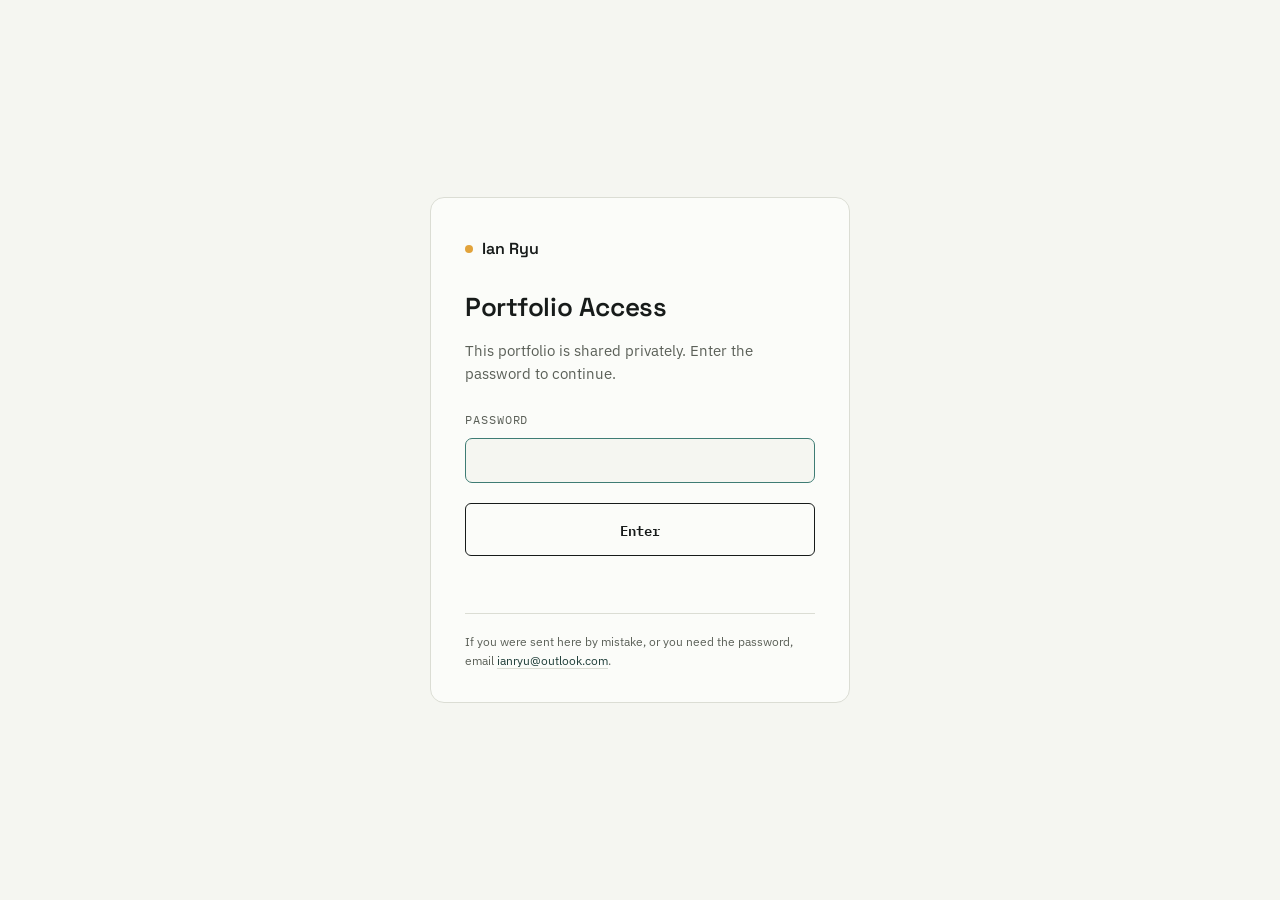
<file: index.html>
<!DOCTYPE html>
<html lang="en" class="gated">
<head>
<meta charset="UTF-8">
<script src="auth.js"></script>
<meta name="viewport" content="width=device-width, initial-scale=1.0">
<title>Ian Ryu — Data Science Portfolio</title>
<meta name="description" content="Portfolio of data science and machine learning projects by Ian Ryu.">
<link rel="preconnect" href="https://fonts.googleapis.com">
<link rel="preconnect" href="https://fonts.gstatic.com" crossorigin>
<link href="https://fonts.googleapis.com/css2?family=Space+Grotesk:wght@400;500;600;700&family=IBM+Plex+Sans:wght@400;500;600&family=IBM+Plex+Mono:wght@400;500&display=swap" rel="stylesheet">
<link rel="stylesheet" href="styles.css">
</head>
<body>
<noscript>This portfolio requires JavaScript to verify access. Please enable JavaScript, or email ianryu@outlook.com.</noscript>

<header class="site-nav">
  <div class="nav-inner">
    <a class="mark" href="#top"><span class="mark-dot"></span> Ian Ryu</a>
    <nav class="links">
      <a href="#projects">Projects</a>
      <a href="about.html">About</a>
    </nav>
    <div class="social-links" aria-label="Social links">
      <a href="mailto:ianryu@outlook.com" aria-label="Email" title="Email"><svg aria-hidden="true" viewBox="0 0 24 24"><rect x="3" y="5" width="18" height="14" rx="2"/><path d="m4 7 8 6 8-6"/></svg></a>
      <a href="https://github.com/ian-ryu5" target="_blank" rel="noopener" aria-label="GitHub" title="GitHub"><svg aria-hidden="true" viewBox="0 0 24 24"><path d="M12 .297c-6.63 0-12 5.373-12 12 0 5.303 3.438 9.8 8.205 11.385.6.113.82-.258.82-.577 0-.285-.01-1.04-.015-2.04-3.338.724-4.042-1.61-4.042-1.61-.546-1.387-1.333-1.756-1.333-1.756-1.089-.744.084-.729.084-.729 1.205.084 1.838 1.237 1.838 1.237 1.07 1.834 2.807 1.304 3.492.997.108-.775.42-1.305.763-1.605-2.665-.303-5.467-1.334-5.467-5.93 0-1.31.469-2.381 1.236-3.221-.124-.303-.535-1.524.117-3.176 0 0 1.008-.322 3.301 1.23.957-.266 1.983-.399 3.003-.404 1.02.005 2.047.138 3.006.404 2.291-1.552 3.297-1.23 3.297-1.23.653 1.653.242 2.874.118 3.176.77.84 1.235 1.911 1.235 3.221 0 4.609-2.807 5.624-5.479 5.921.43.372.823 1.102.823 2.222 0 1.606-.014 2.898-.014 3.293 0 .322.216.694.825.576C20.565 22.092 24 17.592 24 12.297c0-6.627-5.373-12-12-12"/></svg></a>
      <a href="https://linkedin.com/in/ianryu1" target="_blank" rel="noopener" aria-label="LinkedIn" title="LinkedIn"><svg aria-hidden="true" viewBox="0 0 24 24"><path d="M20.447 20.452h-3.554v-5.569c0-1.328-.027-3.037-1.852-3.037-1.853 0-2.136 1.445-2.136 2.939v5.667H9.351V9h3.414v1.561h.046c.477-.9 1.637-1.85 3.37-1.85 3.601 0 4.267 2.37 4.267 5.455v6.286zM5.337 7.433c-1.144 0-2.063-.926-2.063-2.065 0-1.138.92-2.063 2.063-2.063 1.14 0 2.064.925 2.064 2.063 0 1.139-.925 2.065-2.064 2.065zm1.782 13.019H3.555V9h3.564v11.452zM22.225 0H1.771C.792 0 0 .774 0 1.729v20.542C0 23.227.792 24 1.771 24h20.451C23.2 24 24 23.227 24 22.271V1.729C24 .774 23.2 0 22.222 0h.003z"/></svg></a>
    </div>
  </div>
</header>

<div class="wrap" id="top">

  <section class="hero">
    <div>
      <p class="eyebrow mono">Data science — machine learning</p>
      <h1 class="name"> Hi, I'm Ian </h1>
      <p class="tagline">I build predictive tools that turn messy clinical, sports, and sensor data into decisions people can act on.</p>
      <p class="subtagline mono">Informatics, UMass Amherst</p>
    </div>

    <div class="stream" aria-hidden="true">
      <svg viewBox="0 0 380 260" preserveAspectRatio="xMidYMid meet">
        <polyline points="0,150 30,150 45,90 60,190 75,140 100,140 118,60 136,210 155,140 175,140 195,105 215,155 235,135 260,135 280,45 300,175 320,135 340,135 380,135"
          fill="none" stroke="var(--line)" stroke-width="2" stroke-linejoin="round" stroke-linecap="round"/>
        <line x1="280" y1="20" x2="280" y2="240" stroke="var(--amber)" stroke-width="1" stroke-dasharray="3 4" opacity="0.55"/>
        <circle cx="280" cy="45" r="5" fill="var(--amber)"/>
        <circle r="5" fill="var(--teal)">
          <animateMotion dur="7s" repeatCount="indefinite"
            path="M0,150 L30,150 L45,90 L60,190 L75,140 L100,140 L118,60 L136,210 L155,140 L175,140 L195,105 L215,155 L235,135 L260,135 L280,45 L300,175 L320,135 L340,135 L380,135" />
        </circle>
      </svg>
    </div>
  </section>

  <section id="projects">
    <div class="section-head">
      <h2 class="section-title">Projects</h2>
    </div>

    <div class="project-grid">

      <a class="card" href="projects/parasensor.html">
        <div class="card-top">
          <div class="tag-row">
            <span class="tag-domain">Wearable sensors / classification</span>
            <span class="tag-confidential">NDA project</span>
          </div>
          <span class="card-date mono">Jul – Aug 2026</span>
        </div>
        <h3 class="card-title">ParaSensor Activity Classification</h3>
        <p class="card-role">Emeis Internship — Wearable-Sensor Data Processing &amp; Machine-Learning Pipeline</p>
        <p class="card-desc">A wearable-sensor pipeline that classifies everyday activities across healthy and stroke-patient populations. The work combines synchronized sensor data, signal processing, overlapping windows, PCA, Random Forest modeling, and sensor-ablation experiments.</p>
        <div class="metric-row">
          <div class="metric"><span class="flag"></span><span class="metric-val">99%</span><span class="metric-label">healthy-population accuracy</span></div>
          <div class="metric"><span class="flag"></span><span class="metric-val">96%</span><span class="metric-label">stroke-population accuracy</span></div>
          <div class="metric"><span class="flag"></span><span class="metric-val">96.4%</span><span class="metric-label">combined accuracy</span></div>
        </div>
        <div class="tech-row">
          <span class="tech-tag">Python</span><span class="tech-tag">pandas</span>
          <span class="tech-tag">scikit-learn</span><span class="tech-tag">PCA</span>
          <span class="tech-tag">Random Forest</span>
        </div>
        <span class="card-link btn btn-primary">View Project →</span>
      </a>

      <a class="card" href="projects/emeis.html">
        <div class="card-top">
          <div class="tag-row">
            <span class="tag-domain">Clinical / fall risk</span>
            <span class="tag-confidential">NDA project</span>
          </div>
          <span class="card-date mono">Jun – Aug 2026</span>
        </div>
        <h3 class="card-title">EMEIS Fall-Risk Prediction Application</h3>
        <p class="card-role">Emeis Internship — Data Preparation, Analysis &amp; ML Application Development</p>
        <p class="card-desc">A predictive analytics prototype for identifying fall risk among nursing-home residents. I contributed to cleaning, sorting, matching, and merging datasets, exploratory analysis, model comparison, Streamlit integration, and debugging across the workflow.</p>
        <div class="metric-row">
          <div class="metric"><span class="flag"></span><span class="metric-val">Multi-source</span><span class="metric-label">datasets cleaned and merged</span></div>
          <div class="metric"><span class="flag"></span><span class="metric-val">ML</span><span class="metric-label">models prepared and evaluated</span></div>
          <div class="metric"><span class="flag"></span><span class="metric-val">Streamlit</span><span class="metric-label">prediction application</span></div>
        </div>
        <div class="tech-row">
          <span class="tech-tag">Python</span><span class="tech-tag">scikit-learn</span>
          <span class="tech-tag">XGBoost</span><span class="tech-tag">Streamlit</span>
          <span class="tech-tag">SQL</span><span class="tech-tag">Docker</span>
        </div>
        <span class="card-link btn btn-primary">View Project →</span>
      </a>

      <a class="card" href="projects/nba.html">
        <div class="card-top">
          <div class="tag-row"><span class="tag-domain">Sports analytics / regression</span></div>
          <span class="card-date mono">Apr – May 2026</span>
        </div>
        <h3 class="card-title">NBA Points Prediction Model</h3>
        <p class="card-role">Independent Project — Probabilistic Scoring Model With Calibrated Uncertainty</p>
        <p class="card-desc">Gradient Boosting models trained on 7,289 NBA games with 42 engineered rolling features, predicting home and away scoring with calibrated prediction intervals — benchmarked honestly against a Ridge Regression baseline that, on some metrics, actually won.</p>
        <div class="metric-row">
          <div class="metric"><span class="flag"></span><span class="metric-val">12.5</span><span class="metric-label">RMSE (GBM, test set)</span></div>
          <div class="metric"><span class="flag"></span><span class="metric-val">94.8–95%</span><span class="metric-label">coverage, 90% intervals</span></div>
          <div class="metric"><span class="flag"></span><span class="metric-val">7,289</span><span class="metric-label">games, 42 features</span></div>
        </div>
        <div class="tech-row">
          <span class="tech-tag">Python</span><span class="tech-tag">scikit-learn</span>
          <span class="tech-tag">Gradient Boosting</span><span class="tech-tag">Ridge baseline</span>
        </div>
        <span class="card-link btn btn-primary">View Project →</span>
      </a>

      <a class="card" href="projects/cs2.html">
        <div class="card-top">
          <div class="tag-row"><span class="tag-domain">Esports analytics / classification</span></div>
          <span class="card-date mono">Nov – Dec 2025</span>
        </div>
        <h3 class="card-title">Predicting Professional CS2 Match Results</h3>
        <p class="card-role">UMass Amherst INFO 248: Intro To Data Science — Co-Authored With Griffin DesRoches</p>
        <p class="card-desc">A statistical study of 8,226 professional CS2 matches from HLTV, testing whether team-level rolling stats predict match winners. Caught a class-imbalance artifact in the scraped data before it could distort every downstream result, and reported honestly that the logistic regression model didn't beat a naive baseline.</p>
        <div class="metric-row">
          <div class="metric"><span class="flag"></span><span class="metric-val">8,226</span><span class="metric-label">matches, after cleaning</span></div>
          <div class="metric"><span class="flag"></span><span class="metric-val">63.3%</span><span class="metric-label">accuracy vs. 66.2% baseline</span></div>
        </div>
        <div class="tech-row">
          <span class="tech-tag">R</span><span class="tech-tag">Logistic Regression</span>
          <span class="tech-tag">Random Forest</span><span class="tech-tag">Boosted Trees</span>
        </div>
        <span class="card-link btn btn-primary">View Project →</span>
      </a>

      <a class="card" href="projects/ev.html">
        <div class="card-top">
          <div class="tag-row"><span class="tag-domain">Public data / classification</span></div>
          <span class="card-date mono">Oct 2024 – Nov 2024</span>
        </div>
        <h3 class="card-title">Electric Vehicle Population Exploration</h3>
        <p class="card-role">Independent Project — Exploratory Analysis + CAFV Eligibility Classifier</p>
        <p class="card-desc">Exploration of Washington State's public EV registration dataset (~112K vehicles), plus a Logistic Regression model predicting Clean Alternative Fuel Vehicle eligibility without using the field that directly defines it — a self-imposed constraint to make the problem real.</p>
        <div class="metric-row">
          <div class="metric"><span class="flag"></span><span class="metric-val">0.994</span><span class="metric-label">ROC AUC, CAFV classifier</span></div>
          <div class="metric"><span class="flag"></span><span class="metric-val">~112K</span><span class="metric-label">vehicle records</span></div>
        </div>
        <div class="tech-row">
          <span class="tech-tag">Python</span><span class="tech-tag">pandas</span>
          <span class="tech-tag">scikit-learn</span><span class="tech-tag">seaborn</span>
        </div>
        <span class="card-link btn btn-primary">View Project →</span>
      </a>

    </div>
  </section>

</div>

<footer>
  <div class="wrap site-footer">
    <span>&copy; 2026 Ian Ryu</span>
    <a class="link" href="https://github.com/ian-ryu5" target="_blank" rel="noopener">View source on GitHub &#8599;</a>
  </div>
</footer>

<a class="to-top mono" href="#top" id="toTop" aria-label="Back to top">↑</a>

<script>
  var cards = document.querySelectorAll('.card');
  var reduced = window.matchMedia('(prefers-reduced-motion: reduce)').matches;
  if (reduced) {
    cards.forEach(function(c){ c.classList.add('in-view'); });
  } else if ('IntersectionObserver' in window) {
    var io = new IntersectionObserver(function(entries){
      entries.forEach(function(entry){
        if (entry.isIntersecting) {
          entry.target.classList.add('in-view');
          io.unobserve(entry.target);
        }
      });
    }, { threshold: 0.15 });
    cards.forEach(function(c){ io.observe(c); });
  } else {
    cards.forEach(function(c){ c.classList.add('in-view'); });
  }

  if (reduced) {
    document.querySelectorAll('animateMotion').forEach(function(a){
      try { a.endElement(); } catch(e) {}
    });
  }

  var toTop = document.getElementById('toTop');
  window.addEventListener('scroll', function(){
    if (window.scrollY > 500) { toTop.classList.add('visible'); }
    else { toTop.classList.remove('visible'); }
  });

  requestAnimationFrame(function(){ document.body.classList.add('page-loaded'); });
  if (!reduced) {
    document.addEventListener('click', function(e){
      var a = e.target.closest('a');
      if (!a) return;
      var href = a.getAttribute('href');
      if (!href || href.charAt(0) === '#' || a.target === '_blank' || href.indexOf('mailto:') === 0 || href.indexOf('tel:') === 0 || e.metaKey || e.ctrlKey) return;
      e.preventDefault();
      document.body.classList.remove('page-loaded');
      setTimeout(function(){ window.location.href = href; }, 300);
    });
  }
</script>

</body>
</html>
</file>
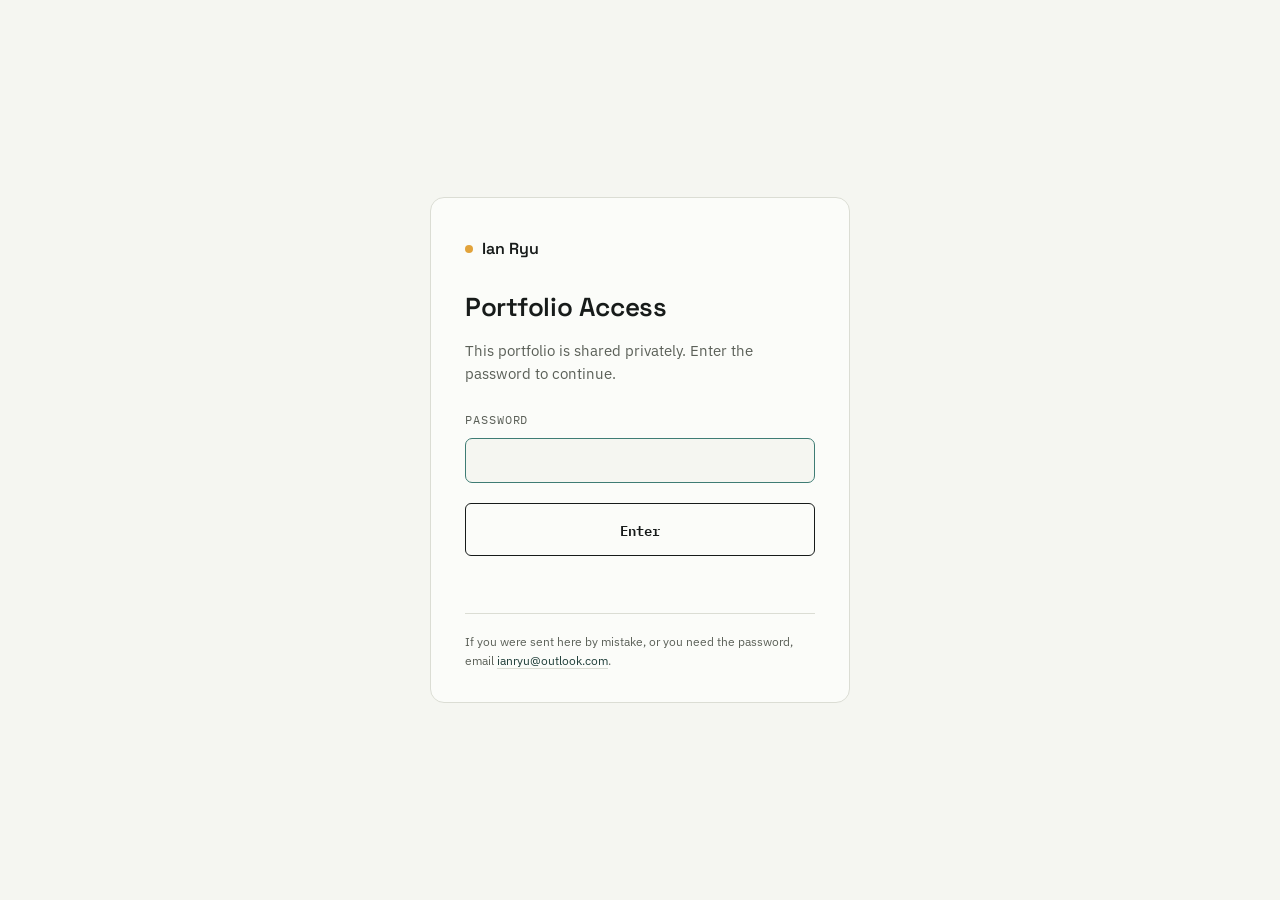
<file: portfolio-site-Ian-Ryu/index.html>
<!DOCTYPE html>
<html lang="en">
<head>
<script src="auth-guard.js"></script>
<meta charset="UTF-8">
<meta name="viewport" content="width=device-width, initial-scale=1.0">
<title>Ian Ryu — Data Science Portfolio</title>
<meta name="description" content="Portfolio of data science and machine learning projects by Ian Ryu.">
<link rel="preconnect" href="https://fonts.googleapis.com">
<link rel="preconnect" href="https://fonts.gstatic.com" crossorigin>
<link href="https://fonts.googleapis.com/css2?family=Space+Grotesk:wght@400;500;600;700&family=IBM+Plex+Sans:wght@400;500;600&family=IBM+Plex+Mono:wght@400;500&display=swap" rel="stylesheet">
<link rel="stylesheet" href="styles.css">
</head>
<body>

<header class="site-nav">
  <div class="nav-inner">
    <a class="mark" href="#top"><span class="mark-dot"></span> Ian Ryu</a>
    <nav class="links">
      <a href="#projects">Projects</a>
      <a href="about.html">About</a>
    </nav>
    <div class="social-links" aria-label="Social links">
      <a href="mailto:ianryu@outlook.com" aria-label="Email" title="Email"><svg aria-hidden="true" viewBox="0 0 24 24"><rect x="3" y="5" width="18" height="14" rx="2"/><path d="m4 7 8 6 8-6"/></svg></a>
      <a href="https://github.com/ian-ryu5" target="_blank" rel="noopener" aria-label="GitHub" title="GitHub"><svg aria-hidden="true" viewBox="0 0 24 24"><path d="M12 .297c-6.63 0-12 5.373-12 12 0 5.303 3.438 9.8 8.205 11.385.6.113.82-.258.82-.577 0-.285-.01-1.04-.015-2.04-3.338.724-4.042-1.61-4.042-1.61-.546-1.387-1.333-1.756-1.333-1.756-1.089-.744.084-.729.084-.729 1.205.084 1.838 1.237 1.838 1.237 1.07 1.834 2.807 1.304 3.492.997.108-.775.42-1.305.763-1.605-2.665-.303-5.467-1.334-5.467-5.93 0-1.31.469-2.381 1.236-3.221-.124-.303-.535-1.524.117-3.176 0 0 1.008-.322 3.301 1.23.957-.266 1.983-.399 3.003-.404 1.02.005 2.047.138 3.006.404 2.291-1.552 3.297-1.23 3.297-1.23.653 1.653.242 2.874.118 3.176.77.84 1.235 1.911 1.235 3.221 0 4.609-2.807 5.624-5.479 5.921.43.372.823 1.102.823 2.222 0 1.606-.014 2.898-.014 3.293 0 .322.216.694.825.576C20.565 22.092 24 17.592 24 12.297c0-6.627-5.373-12-12-12"/></svg></a>
      <a href="https://linkedin.com/in/ianryu1" target="_blank" rel="noopener" aria-label="LinkedIn" title="LinkedIn"><svg aria-hidden="true" viewBox="0 0 24 24"><path d="M20.447 20.452h-3.554v-5.569c0-1.328-.027-3.037-1.852-3.037-1.853 0-2.136 1.445-2.136 2.939v5.667H9.351V9h3.414v1.561h.046c.477-.9 1.637-1.85 3.37-1.85 3.601 0 4.267 2.37 4.267 5.455v6.286zM5.337 7.433c-1.144 0-2.063-.926-2.063-2.065 0-1.138.92-2.063 2.063-2.063 1.14 0 2.064.925 2.064 2.063 0 1.139-.925 2.065-2.064 2.065zm1.782 13.019H3.555V9h3.564v11.452zM22.225 0H1.771C.792 0 0 .774 0 1.729v20.542C0 23.227.792 24 1.771 24h20.451C23.2 24 24 23.227 24 22.271V1.729C24 .774 23.2 0 22.222 0h.003z"/></svg></a>
    </div>
  </div>
</header>

<div class="wrap" id="top">

  <section class="hero">
    <div>
      <p class="eyebrow mono">Data science — machine learning</p>
      <h1 class="name"> Hi, I'm Ian </h1>
      <p class="tagline">I build predictive tools that turn messy clinical, sports, and sensor data into decisions people can act on.</p>
      <p class="subtagline mono">Informatics, UMass Amherst</p>
    </div>

    <div class="stream" aria-hidden="true">
      <svg viewBox="0 0 380 260" preserveAspectRatio="xMidYMid meet">
        <polyline points="0,150 30,150 45,90 60,190 75,140 100,140 118,60 136,210 155,140 175,140 195,105 215,155 235,135 260,135 280,45 300,175 320,135 340,135 380,135"
          fill="none" stroke="var(--line)" stroke-width="2" stroke-linejoin="round" stroke-linecap="round"/>
        <line x1="280" y1="20" x2="280" y2="240" stroke="var(--amber)" stroke-width="1" stroke-dasharray="3 4" opacity="0.55"/>
        <circle cx="280" cy="45" r="5" fill="var(--amber)"/>
        <circle r="5" fill="var(--teal)">
          <animateMotion dur="7s" repeatCount="indefinite"
            path="M0,150 L30,150 L45,90 L60,190 L75,140 L100,140 L118,60 L136,210 L155,140 L175,140 L195,105 L215,155 L235,135 L260,135 L280,45 L300,175 L320,135 L340,135 L380,135" />
        </circle>
      </svg>
    </div>
  </section>

  <section id="projects">
    <div class="section-head">
      <h2 class="section-title">Projects</h2>
    </div>

    <div class="project-grid">

      <a class="card" href="projects/parasensor.html">
        <div class="card-top">
          <div class="tag-row">
            <span class="tag-domain">Wearable sensors / classification</span>
            <span class="tag-confidential">NDA project</span>
          </div>
          <span class="card-date mono">Jul – Aug 2026</span>
        </div>
        <h3 class="card-title">ParaSensor Activity Classification</h3>
        <p class="card-role">Emeis Internship — Wearable-Sensor Data Processing &amp; Machine-Learning Pipeline</p>
        <p class="card-desc">A wearable-sensor pipeline that classifies everyday activities across healthy and stroke-patient populations. The work combines synchronized sensor data, signal processing, overlapping windows, PCA, Random Forest modeling, and sensor-ablation experiments.</p>
        <div class="metric-row">
          <div class="metric"><span class="flag"></span><span class="metric-val">99%</span><span class="metric-label">healthy-population accuracy</span></div>
          <div class="metric"><span class="flag"></span><span class="metric-val">96%</span><span class="metric-label">stroke-population accuracy</span></div>
          <div class="metric"><span class="flag"></span><span class="metric-val">96.4%</span><span class="metric-label">combined accuracy</span></div>
        </div>
        <div class="tech-row">
          <span class="tech-tag">Python</span><span class="tech-tag">pandas</span>
          <span class="tech-tag">scikit-learn</span><span class="tech-tag">PCA</span>
          <span class="tech-tag">Random Forest</span>
        </div>
        <span class="card-link btn btn-primary">View Project →</span>
      </a>

      <a class="card" href="projects/emeis.html">
        <div class="card-top">
          <div class="tag-row">
            <span class="tag-domain">Clinical / fall risk</span>
            <span class="tag-confidential">NDA project</span>
          </div>
          <span class="card-date mono">Jun – Aug 2026</span>
        </div>
        <h3 class="card-title">EMEIS Fall-Risk Prediction Application</h3>
        <p class="card-role">Emeis Internship — Data Preparation, Analysis &amp; ML Application Development</p>
        <p class="card-desc">A predictive analytics prototype for identifying fall risk among nursing-home residents. I contributed to cleaning, sorting, matching, and merging datasets, exploratory analysis, model comparison, Streamlit integration, and debugging across the workflow.</p>
        <div class="metric-row">
          <div class="metric"><span class="flag"></span><span class="metric-val">Multi-source</span><span class="metric-label">datasets cleaned and merged</span></div>
          <div class="metric"><span class="flag"></span><span class="metric-val">ML</span><span class="metric-label">models prepared and evaluated</span></div>
          <div class="metric"><span class="flag"></span><span class="metric-val">Streamlit</span><span class="metric-label">prediction application</span></div>
        </div>
        <div class="tech-row">
          <span class="tech-tag">Python</span><span class="tech-tag">scikit-learn</span>
          <span class="tech-tag">XGBoost</span><span class="tech-tag">Streamlit</span>
          <span class="tech-tag">SQL</span><span class="tech-tag">Docker</span>
        </div>
        <span class="card-link btn btn-primary">View Project →</span>
      </a>

      <a class="card" href="projects/nba.html">
        <div class="card-top">
          <div class="tag-row"><span class="tag-domain">Sports analytics / regression</span></div>
          <span class="card-date mono">Apr – May 2026</span>
        </div>
        <h3 class="card-title">NBA Points Prediction Model</h3>
        <p class="card-role">Independent Project — Probabilistic Scoring Model With Calibrated Uncertainty</p>
        <p class="card-desc">Gradient Boosting models trained on 7,289 NBA games with 42 engineered rolling features, predicting home and away scoring with calibrated prediction intervals — benchmarked honestly against a Ridge Regression baseline that, on some metrics, actually won.</p>
        <div class="metric-row">
          <div class="metric"><span class="flag"></span><span class="metric-val">12.5</span><span class="metric-label">RMSE (GBM, test set)</span></div>
          <div class="metric"><span class="flag"></span><span class="metric-val">94.8–95%</span><span class="metric-label">coverage, 90% intervals</span></div>
          <div class="metric"><span class="flag"></span><span class="metric-val">7,289</span><span class="metric-label">games, 42 features</span></div>
        </div>
        <div class="tech-row">
          <span class="tech-tag">Python</span><span class="tech-tag">scikit-learn</span>
          <span class="tech-tag">Gradient Boosting</span><span class="tech-tag">Ridge baseline</span>
        </div>
        <span class="card-link btn btn-primary">View Project →</span>
      </a>

      <a class="card" href="projects/cs2.html">
        <div class="card-top">
          <div class="tag-row"><span class="tag-domain">Esports analytics / classification</span></div>
          <span class="card-date mono">Nov – Dec 2025</span>
        </div>
        <h3 class="card-title">Predicting Professional CS2 Match Results</h3>
        <p class="card-role">UMass Amherst INFO 248: Intro To Data Science — Co-Authored With Griffin DesRoches</p>
        <p class="card-desc">A statistical study of 8,226 professional CS2 matches from HLTV, testing whether team-level rolling stats predict match winners. Caught a class-imbalance artifact in the scraped data before it could distort every downstream result, and reported honestly that the logistic regression model didn't beat a naive baseline.</p>
        <div class="metric-row">
          <div class="metric"><span class="flag"></span><span class="metric-val">8,226</span><span class="metric-label">matches, after cleaning</span></div>
          <div class="metric"><span class="flag"></span><span class="metric-val">63.3%</span><span class="metric-label">accuracy vs. 66.2% baseline</span></div>
        </div>
        <div class="tech-row">
          <span class="tech-tag">R</span><span class="tech-tag">Logistic Regression</span>
          <span class="tech-tag">Random Forest</span><span class="tech-tag">Boosted Trees</span>
        </div>
        <span class="card-link btn btn-primary">View Project →</span>
      </a>

      <a class="card" href="projects/ev.html">
        <div class="card-top">
          <div class="tag-row"><span class="tag-domain">Public data / classification</span></div>
          <span class="card-date mono">Oct 2024 – Nov 2024</span>
        </div>
        <h3 class="card-title">Electric Vehicle Population Exploration</h3>
        <p class="card-role">Independent Project — Exploratory Analysis + CAFV Eligibility Classifier</p>
        <p class="card-desc">Exploration of Washington State's public EV registration dataset (~112K vehicles), plus a Logistic Regression model predicting Clean Alternative Fuel Vehicle eligibility without using the field that directly defines it — a self-imposed constraint to make the problem real.</p>
        <div class="metric-row">
          <div class="metric"><span class="flag"></span><span class="metric-val">0.994</span><span class="metric-label">ROC AUC, CAFV classifier</span></div>
          <div class="metric"><span class="flag"></span><span class="metric-val">~112K</span><span class="metric-label">vehicle records</span></div>
        </div>
        <div class="tech-row">
          <span class="tech-tag">Python</span><span class="tech-tag">pandas</span>
          <span class="tech-tag">scikit-learn</span><span class="tech-tag">seaborn</span>
        </div>
        <span class="card-link btn btn-primary">View Project →</span>
      </a>

    </div>
  </section>

</div>

<footer></footer>

<a class="to-top mono" href="#top" id="toTop" aria-label="Back to top">↑</a>

<script>
  var cards = document.querySelectorAll('.card');
  var reduced = window.matchMedia('(prefers-reduced-motion: reduce)').matches;
  if (reduced) {
    cards.forEach(function(c){ c.classList.add('in-view'); });
  } else if ('IntersectionObserver' in window) {
    var io = new IntersectionObserver(function(entries){
      entries.forEach(function(entry){
        if (entry.isIntersecting) {
          entry.target.classList.add('in-view');
          io.unobserve(entry.target);
        }
      });
    }, { threshold: 0.15 });
    cards.forEach(function(c){ io.observe(c); });
  } else {
    cards.forEach(function(c){ c.classList.add('in-view'); });
  }

  if (reduced) {
    document.querySelectorAll('animateMotion').forEach(function(a){
      try { a.endElement(); } catch(e) {}
    });
  }

  var toTop = document.getElementById('toTop');
  window.addEventListener('scroll', function(){
    if (window.scrollY > 500) { toTop.classList.add('visible'); }
    else { toTop.classList.remove('visible'); }
  });

  requestAnimationFrame(function(){ document.body.classList.add('page-loaded'); });
  if (!reduced) {
    document.addEventListener('click', function(e){
      var a = e.target.closest('a');
      if (!a) return;
      var href = a.getAttribute('href');
      if (!href || href.charAt(0) === '#' || a.target === '_blank' || href.indexOf('mailto:') === 0 || href.indexOf('tel:') === 0 || e.metaKey || e.ctrlKey) return;
      e.preventDefault();
      document.body.classList.remove('page-loaded');
      setTimeout(function(){ window.location.href = href; }, 300);
    });
  }
</script>

</body>
</html>
</file>
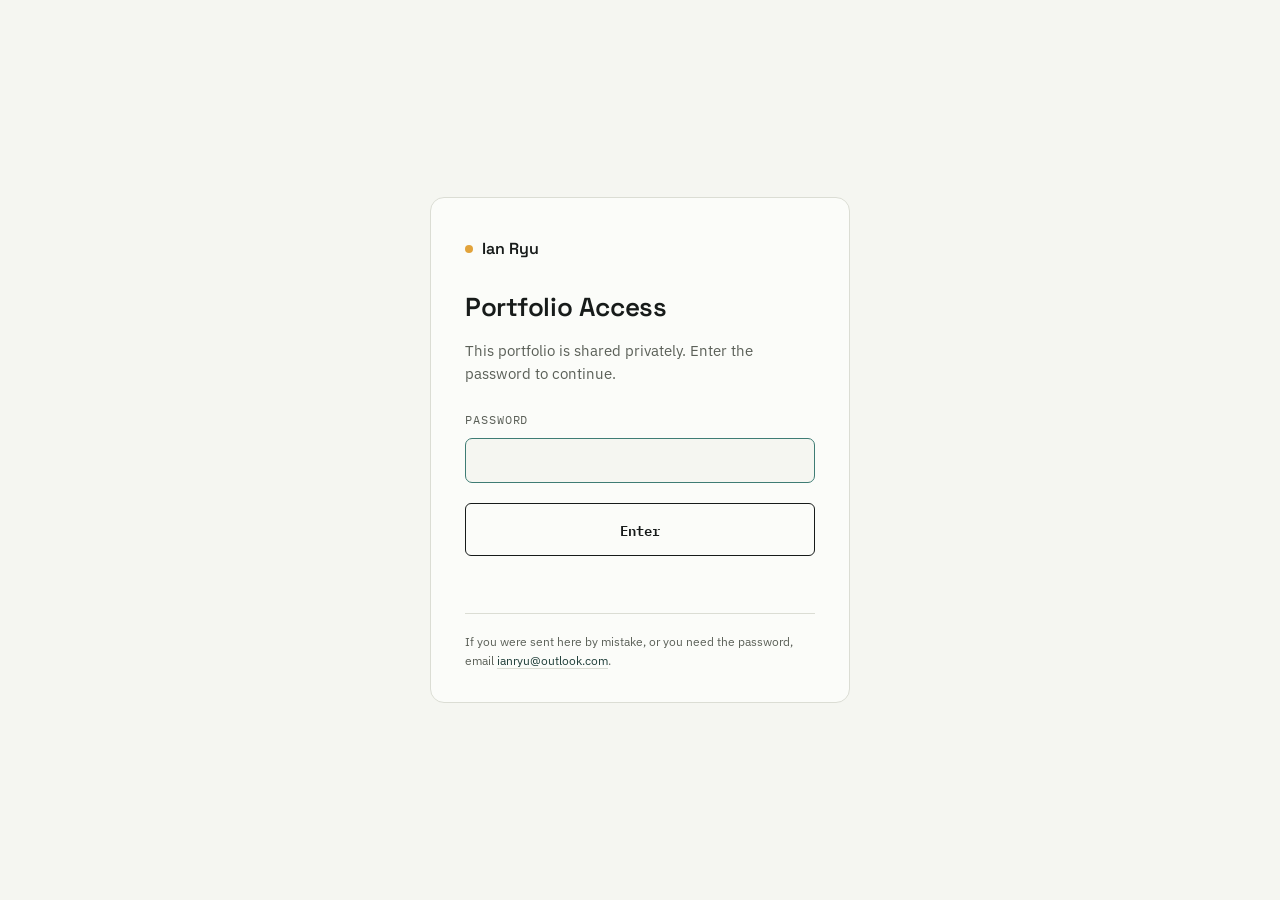
<file: about.html>
<!DOCTYPE html>
<html lang="en" class="gated">
<head>
<meta charset="UTF-8">
<script src="auth.js"></script>
<meta name="viewport" content="width=device-width, initial-scale=1.0">
<title>About Ian Ryu — Data Science Portfolio</title>
<meta name="description" content="About Ian Ryu, a computer science and informatics student working in data science and machine learning.">
<link rel="preconnect" href="https://fonts.googleapis.com">
<link rel="preconnect" href="https://fonts.gstatic.com" crossorigin>
<link href="https://fonts.googleapis.com/css2?family=Space+Grotesk:wght@400;500;600;700&amp;family=IBM+Plex+Sans:wght@400;500;600&amp;family=IBM+Plex+Mono:wght@400;500&amp;display=swap" rel="stylesheet">
<link rel="stylesheet" href="styles.css">
</head>
<body>
<noscript>This portfolio requires JavaScript to verify access. Please enable JavaScript, or email ianryu@outlook.com.</noscript>

<header class="site-nav">
  <div class="nav-inner">
    <a class="mark" href="index.html#top"><span class="mark-dot"></span> Ian Ryu</a>
    <nav class="links">
      <a href="index.html#projects">Projects</a>
      <a href="about.html">About</a>
    </nav>
    <div class="social-links" aria-label="Social links">
      <a href="mailto:ianryu@outlook.com" aria-label="Email" title="Email"><svg aria-hidden="true" viewBox="0 0 24 24"><rect x="3" y="5" width="18" height="14" rx="2"/><path d="m4 7 8 6 8-6"/></svg></a>
      <a href="https://github.com/ian-ryu5" target="_blank" rel="noopener" aria-label="GitHub" title="GitHub"><svg aria-hidden="true" viewBox="0 0 24 24"><path d="M12 .297c-6.63 0-12 5.373-12 12 0 5.303 3.438 9.8 8.205 11.385.6.113.82-.258.82-.577 0-.285-.01-1.04-.015-2.04-3.338.724-4.042-1.61-4.042-1.61-.546-1.387-1.333-1.756-1.333-1.756-1.089-.744.084-.729.084-.729 1.205.084 1.838 1.237 1.838 1.237 1.07 1.834 2.807 1.304 3.492.997.108-.775.42-1.305.763-1.605-2.665-.303-5.467-1.334-5.467-5.93 0-1.31.469-2.381 1.236-3.221-.124-.303-.535-1.524.117-3.176 0 0 1.008-.322 3.301 1.23.957-.266 1.983-.399 3.003-.404 1.02.005 2.047.138 3.006.404 2.291-1.552 3.297-1.23 3.297-1.23.653 1.653.242 2.874.118 3.176.77.84 1.235 1.911 1.235 3.221 0 4.609-2.807 5.624-5.479 5.921.43.372.823 1.102.823 2.222 0 1.606-.014 2.898-.014 3.293 0 .322.216.694.825.576C20.565 22.092 24 17.592 24 12.297c0-6.627-5.373-12-12-12"/></svg></a>
      <a href="https://linkedin.com/in/ianryu1" target="_blank" rel="noopener" aria-label="LinkedIn" title="LinkedIn"><svg aria-hidden="true" viewBox="0 0 24 24"><path d="M20.447 20.452h-3.554v-5.569c0-1.328-.027-3.037-1.852-3.037-1.853 0-2.136 1.445-2.136 2.939v5.667H9.351V9h3.414v1.561h.046c.477-.9 1.637-1.85 3.37-1.85 3.601 0 4.267 2.37 4.267 5.455v6.286zM5.337 7.433c-1.144 0-2.063-.926-2.063-2.065 0-1.138.92-2.063 2.063-2.063 1.14 0 2.064.925 2.064 2.063 0 1.139-.925 2.065-2.064 2.065zm1.782 13.019H3.555V9h3.564v11.452zM22.225 0H1.771C.792 0 0 .774 0 1.729v20.542C0 23.227.792 24 1.771 24h20.451C23.2 24 24 23.227 24 22.271V1.729C24 .774 23.2 0 22.222 0h.003z"/></svg></a>
    </div>
  </div>
</header>

<main class="wrap" id="top">
  <section class="detail-hero about-hero">
    <a class="breadcrumb" href="index.html#projects">← Back to projects</a>
    <div class="about-hero-grid">
      <div class="about-hero-copy">
        <h1 class="detail-title">Curious By Nature.<br><em>Grounded By People.</em></h1>
        <p class="detail-lede">I'm an Informatics student at UMass Amherst, building predictive tools by day and collecting stories, stadiums, cities, and music the rest of the time.</p>
      </div>
      <figure class="about-hero-photo">
        <img src="IMG_3165.jpeg" alt="Ian playing the violin" loading="eager">
      </figure>
    </div>
  </section>

  <section class="detail-section about-intro">
    <div class="about-grid">
      <div class="about-story">
        <h2 class="detail-heading">What I Like To Do</h2>
        <p>Beyond my work and studies, I’m someone who loves staying curious, active, and always having something new to explore. I enjoy traveling throughout Europe, discovering new cities, and visiting soccer stadiums—combining my love for the game with my passion for exploring new places.</p>
        <p>I’ve also played the violin for <strong>14 years</strong> and had the opportunity to perform with multiple orchestras, making music a meaningful part of my life. When I’m not traveling or playing music, you’ll often find me playing soccer or biking. For me, the best experiences come from staying active, meeting new people, and continually discovering something new.</p>
      </div>
      <div class="about-side-note">
        <p class="about-side-quote">“The best experiences give you something to notice, something to learn, and someone to share it with.”</p>
        <h2 class="detail-heading">Background</h2>
        <p>UMass Amherst<br>Informatics</p>
        <p>Secretary of the UMass Data Science Club<br>Dean's List, Spring 2025</p>
        <p>Google Data Analytics and SAP Business Data Cloud certified</p>
      </div>
    </div>
  </section>

  <section class="detail-section about-gallery" aria-labelledby="gallery-heading">
    <div class="section-head">
      <h2 class="section-title" id="gallery-heading">Things That I Enjoy In My Life</h2>
    </div>

    <div class="photo-gallery">
      <figure class="photo-tile"><img src="IMG_1451.jpeg" alt="Parc des Princes stadium in Paris" loading="lazy"><figcaption>Parc des Princes, Paris</figcaption></figure>
      <figure class="photo-tile"><img src="IMG_0187.jpeg" alt="Old Trafford stadium viewed from the stands" loading="lazy"><figcaption>Old Trafford, Manchester</figcaption></figure>
      <figure class="photo-tile"><img src="IMG_3627.jpeg" alt="Borussia-Park stadium exterior" loading="lazy"><figcaption>Borussia-Park, Mönchengladbach</figcaption></figure>
      <figure class="photo-tile"><img src="IMG_0680.jpeg" alt="Parc des Princes stadium in Paris" loading="lazy"><figcaption>Parc des Princes, Paris</figcaption></figure>
      <figure class="photo-tile"><img src="IMG_3389.jpeg" alt="Signal Iduna Park stadium in Dortmund" loading="lazy"><figcaption>Signal Iduna Park, Dortmund</figcaption></figure>
      <figure class="photo-tile"><img src="IMG_1025.JPG" alt="Camp Nou stadium in Barcelona" loading="lazy"><figcaption>Camp Nou, Barcelona</figcaption></figure>
      <figure class="photo-tile"><img src="IMG_3327.jpeg" alt="BayArena stadium in Leverkusen" loading="lazy"><figcaption>BayArena, Leverkusen</figcaption></figure>
      <figure class="photo-tile"><img src="IMG_0130.jpeg" alt="Etihad Stadium exterior in Manchester" loading="lazy"><figcaption>Etihad Stadium, Manchester</figcaption></figure>
      <figure class="photo-tile"><img src="IMG_1652.jpeg" alt="Craven Cottage exterior in London" loading="lazy"><figcaption>Craven Cottage, London</figcaption></figure>
      <figure class="photo-tile"><img src="IMG_2046.jpeg" alt="Johan Cruijff Arena from the pitch in Amsterdam" loading="lazy"><figcaption>Johan Cruijff Arena, Amsterdam</figcaption></figure>
      <figure class="photo-tile"><img src="IMG_2935.jpeg" alt="Philips Stadium exterior in Eindhoven" loading="lazy"><figcaption>Philips Stadion, Eindhoven</figcaption></figure>
      <figure class="photo-tile"><img src="IMG_1643.jpeg" alt="Tottenham Hotspur Stadium in London" loading="lazy"><figcaption>Tottenham Hotspur Stadium, London</figcaption></figure>
    </div>

    <div class="photo-gallery">
      <figure class="photo-tile"><img src="480577936_1144355150559022_1328507443860050759_n.jpg" alt="Ian with fellow orchestra musicians after a performance" loading="lazy"></figure>
      <figure class="photo-tile"><img src="480678894_1144355137225690_476833831659484731_n.jpg" alt="Ian with fellow orchestra musicians after a performance" loading="lazy"></figure>
      <figure class="photo-tile"><img src="480827072_1252383286430052_4347014066442193454_n.jpg" alt="Ian with fellow orchestra musicians after a performance" loading="lazy"></figure>
      <figure class="photo-tile"><img src="480293163_1144355293892341_3721813582792544230_n.jpg" alt="Ian with fellow orchestra musicians after a performance" loading="lazy" style="object-position: center 18%;"></figure>
      <figure class="photo-tile"><img src="IMG_1421.PNG" alt="Ian holding a violin in performance attire" loading="lazy"></figure>
      <figure class="photo-tile"><img src="IMG_0753.JPG" alt="Ian biking on a scenic road" loading="lazy"></figure>
      <figure class="photo-tile"><img src="IMG_1058.jpeg" alt="Bikes on an outdoor path" loading="lazy"></figure>
    </div>
  </section>

  <section class="detail-section" id="experience">
    <div class="exp-list">
      <div class="exp-item">
        <div class="exp-meta">Jun – Aug 2026<div class="exp-role">Data Scientist</div>UCLouvain Openhub<br>Louvain-la-Neuve, Belgium</div>
        <div class="exp-body">
          <ul class="exp-bullets">
            <li>Selected for an EU-funded international research initiative, working alongside 20+ researchers from around the world on interdisciplinary projects tackling real-world challenges.</li>
            <li>Contributed to healthcare and smart-home research on fall detection and behavioral analysis for older adults and individuals with disabilities, processing and analyzing 100M+ sensor and healthcare events to support predictive modeling.</li>
            <li>Developed data preprocessing and feature engineering pipelines in Python and SQL, then built and evaluated machine learning models with scikit-learn, assessing them on precision, recall, F1-score, and confusion matrices.</li>
            <li>Integrated relational databases and large-scale CSV datasets using Python, SQL, and Docker, automating data preparation to cut manual processing time by roughly 70%, and produced analytical reports and dashboards for cross-functional research and healthcare teams.</li>
          </ul>
        </div>
      </div>
      <div class="exp-item">
        <div class="exp-meta">Apr – Jul 2025<div class="exp-role">Data Analyst</div>Boynton Insurance Group<br>Natick, Massachusetts</div>
        <div class="exp-body">
          <ul class="exp-bullets">
            <li>Led digital audience growth strategy by managing and optimizing 3 company websites, improving user engagement and online conversion performance.</li>
            <li>Used Google Analytics and SEO strategy to increase web traffic by 30%, demonstrating the ability to grow and analyze online audiences.</li>
            <li>Conducted SEO, accessibility, and mobile responsiveness audits, resolving 50+ issues and boosting mobile engagement by 25%.</li>
            <li>Built automated workflows in Mailchimp and Google Sheets, segmenting 2,000+ customer records by demographics and engagement.</li>
          </ul>
        </div>
      </div>
      <div class="exp-item">
        <div class="exp-meta">Jun – Aug 2024<div class="exp-role">Facility Analyst</div>Eastern Yacht Club<br>Marblehead, Massachusetts</div>
      </div>
      <div class="exp-item">
        <div class="exp-meta">Jun – Aug 2022<div class="exp-role">Store Associate</div>The UPS Store<br>Marblehead, Massachusetts</div>
      </div>
    </div>
  </section>

  <section class="detail-section">
    <h2 class="detail-heading">Tools I Use</h2>
    <ul class="stack-list mono">
      <li><span class="stack-icon"><img src="https://cdn.simpleicons.org/python/3776AB" alt="" loading="lazy"></span>Python</li>
      <li><span class="stack-icon"><img src="https://cdn.simpleicons.org/r/276DC3" alt="" loading="lazy"></span>R</li>
      <li><span class="stack-icon"><img src="https://cdn.simpleicons.org/openjdk/ED8B00" alt="" loading="lazy"></span>Java</li>
      <li><span class="stack-icon"><img src="https://cdn.simpleicons.org/javascript/F7DF1E" alt="" loading="lazy"></span>JavaScript</li>
      <li><span class="stack-icon"><img src="https://cdn.simpleicons.org/mysql/00618A" alt="" loading="lazy"></span>SQL</li>
      <li><span class="stack-icon"><img src="https://cdn.simpleicons.org/scikitlearn/F7931E" alt="" loading="lazy"></span>scikit-learn</li>
      <li><span class="stack-icon"><img src="https://cdn.simpleicons.org/streamlit/FF4B4B" alt="" loading="lazy"></span>Streamlit</li>
      <li><span class="stack-icon"><img src="https://cdn.simpleicons.org/docker/2496ED" alt="" loading="lazy"></span>Docker</li>
      <li><span class="stack-icon"><img src="https://api.iconify.design/logos/tableau-icon.svg" alt="" loading="lazy"></span>Tableau</li>
      <li><span class="stack-icon"><img src="https://api.iconify.design/logos/microsoft-power-bi.svg" alt="" loading="lazy"></span>Power BI</li>
      <li><span class="stack-icon"><img src="https://cdn.jsdelivr.net/npm/devicon@latest/icons/vscode/vscode-original.svg" alt="" loading="lazy"></span>VS Code</li>
    </ul>
  </section>

  <section class="detail-section" id="contact">
    <h2 class="detail-heading">Contact</h2>
    <p>Open to opportunities in applied ML and data science. The best way to reach me is email.</p>
    <div class="contact-row">
      <a href="mailto:ianryu@outlook.com">ianryu@outlook.com</a>
      <a href="https://github.com/ian-ryu5" target="_blank" rel="noopener">GitHub ↗</a>
      <a href="https://linkedin.com/in/ianryu1" target="_blank" rel="noopener">LinkedIn ↗</a>
    </div>
  </section>

  <section class="detail-section" style="border-top:1px solid var(--line); padding-top:40px;">
    <div class="detail-footer-actions">
      <a class="btn btn-primary" href="index.html#projects">← Return Home</a>
    </div>
  </section>
</main>

<footer></footer>

<script src="lightbox.js"></script>
<script>
  requestAnimationFrame(function(){ document.body.classList.add('page-loaded'); });
  var reducedMotion = window.matchMedia('(prefers-reduced-motion: reduce)').matches;
  if (!reducedMotion) {
    document.addEventListener('click', function(e){
      var a = e.target.closest('a');
      if (!a) return;
      var href = a.getAttribute('href');
      if (!href || href.charAt(0) === '#' || a.target === '_blank' || href.indexOf('mailto:') === 0 || href.indexOf('tel:') === 0 || e.metaKey || e.ctrlKey) return;
      e.preventDefault();
      document.body.classList.remove('page-loaded');
      setTimeout(function(){ window.location.href = href; }, 300);
    });
  }
</script>

</body>
</html>
</file>
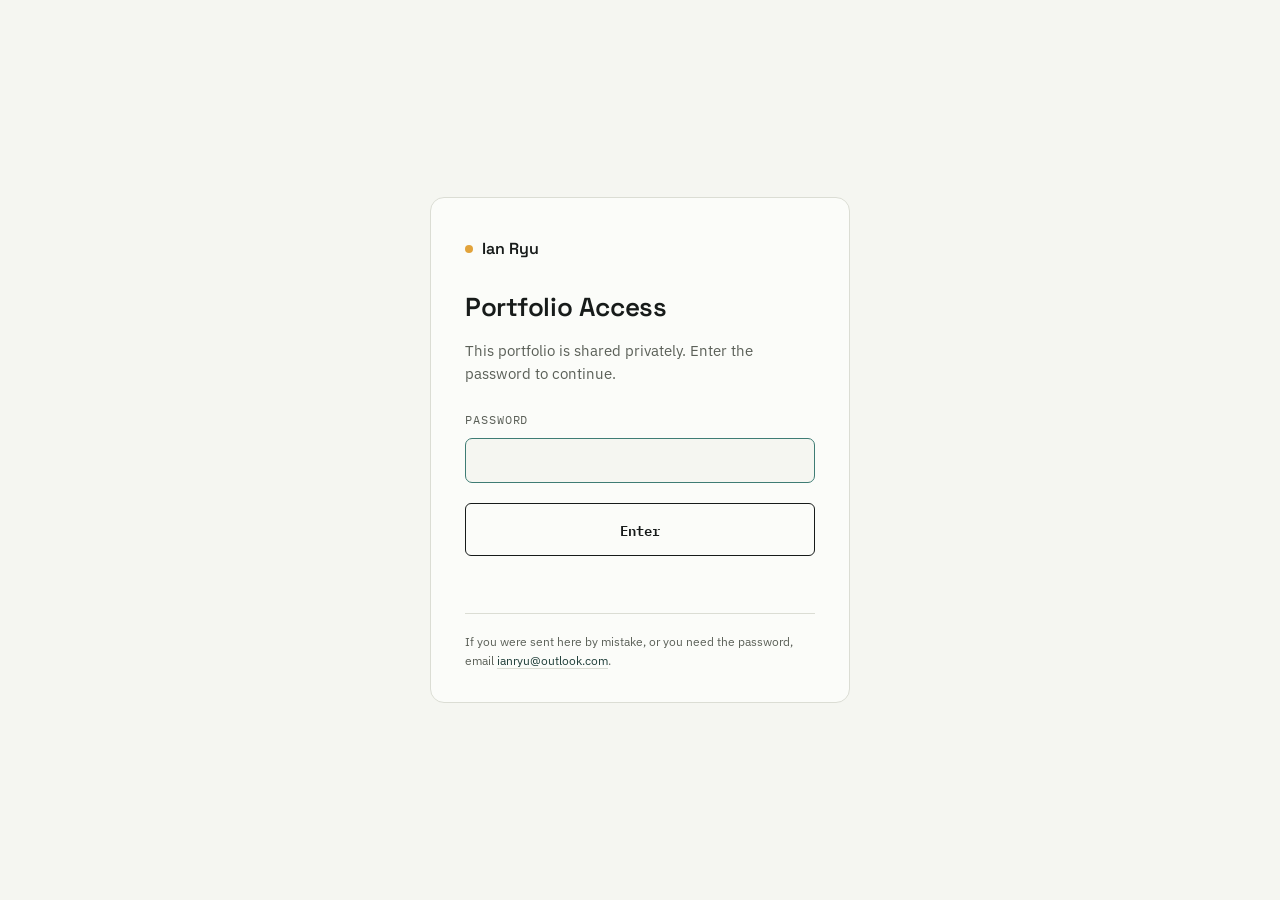
<file: login.html>
<!DOCTYPE html>
<html lang="en">
<head>
<meta charset="UTF-8">
<meta name="viewport" content="width=device-width, initial-scale=1.0">
<meta name="robots" content="noindex, nofollow">
<title>Ian Ryu — Portfolio Access</title>
<link rel="preconnect" href="https://fonts.googleapis.com">
<link rel="preconnect" href="https://fonts.gstatic.com" crossorigin>
<link href="https://fonts.googleapis.com/css2?family=Space+Grotesk:wght@400;500;600;700&family=IBM+Plex+Sans:wght@400;500;600&family=IBM+Plex+Mono:wght@400;500&display=swap" rel="stylesheet">
<link rel="stylesheet" href="styles.css">
<style>
  /* styles.css fades pages in via a .page-loaded class added by each page's
     script. The login page has no such script, so opt out of the fade. */
  body{opacity:1;}
  .login-wrap{
    min-height:100vh; display:flex; align-items:center; justify-content:center;
    padding:32px;
  }
  .login-card{
    width:100%; max-width:420px;
    background:var(--paper-raised); border:1px solid var(--line);
    border-radius:14px; padding:38px 34px 32px;
  }
  .login-mark{
    display:flex; align-items:center; gap:9px;
    font-family:'Space Grotesk', sans-serif; font-weight:600; font-size:16px;
    margin-bottom:26px;
  }
  .login-mark .mark-dot{width:8px; height:8px; border-radius:50%; background:var(--amber); flex:none;}
  h1.login-title{
    font-family:'Space Grotesk', sans-serif; font-size:26px; font-weight:600;
    margin:0 0 10px; letter-spacing:-.01em;
  }
  p.login-sub{color:var(--muted); font-size:14.5px; margin:0 0 26px;}
  label.login-label{
    display:block; font-family:'IBM Plex Mono', monospace; font-size:11.5px;
    letter-spacing:.08em; text-transform:uppercase; color:var(--muted); margin-bottom:8px;
  }
  input.login-input{
    width:100%; padding:12px 14px; border-radius:7px;
    border:1px solid var(--line); background:var(--paper);
    font-family:'IBM Plex Sans', sans-serif; font-size:15px; color:var(--ink);
    transition:border-color .15s ease;
  }
  input.login-input:focus{outline:none; border-color:var(--teal);}
  input.login-input.error{border-color:#B3402F;}
  .login-actions{margin-top:20px;}
  .login-actions .btn{width:100%; justify-content:center;}
  p.login-error{
    color:#B3402F; font-size:13.5px; margin:14px 0 0; min-height:19px;
  }
  p.login-note{
    color:var(--muted); font-size:12px; margin:24px 0 0;
    padding-top:18px; border-top:1px solid var(--line);
  }
</style>
</head>
<body>

<div class="login-wrap">
  <div class="login-card">
    <div class="login-mark"><span class="mark-dot"></span> Ian Ryu</div>
    <h1 class="login-title">Portfolio Access</h1>
    <p class="login-sub">This portfolio is shared privately. Enter the password to continue.</p>

    <label class="login-label" for="pw">Password</label>
    <input class="login-input" type="password" id="pw" autocomplete="current-password"
           autofocus aria-describedby="err">

    <div class="login-actions">
      <button class="btn btn-primary" id="go" type="button">Enter</button>
    </div>

    <p class="login-error" id="err" role="alert"></p>

    <p class="login-note">If you were sent here by mistake, or you need the password,
      email <a class="link" href="mailto:ianryu@outlook.com">ianryu@outlook.com</a>.</p>
  </div>
</div>

<script>
(function () {
  var SESSION_KEY = 'ianryu_portfolio_unlocked';
  var REDIRECT_KEY = 'ianryu_portfolio_redirect';

  // SHA-256 of the access password. Stored hashed so the password is not
  // sitting in plain text in the page source. See auth.js for the caveats:
  // this is a soft gate, not real security.
  var PASSWORD_HASH =
    '761d1f27b1b2df5b4d99409107b191b1e6d79a7e9c7bcc4330e1bb8722404e8d';

  var input = document.getElementById('pw');
  var button = document.getElementById('go');
  var errorEl = document.getElementById('err');

  // Already unlocked? Skip straight through.
  try {
    if (sessionStorage.getItem(SESSION_KEY) === '1') { go(); return; }
  } catch (e) { /* ignore */ }

  function toHex(buffer) {
    return Array.prototype.map
      .call(new Uint8Array(buffer), function (b) {
        return ('00' + b.toString(16)).slice(-2);
      })
      .join('');
  }

  function go() {
    var dest = 'index.html';
    try {
      var saved = sessionStorage.getItem(REDIRECT_KEY);
      // only accept same-site relative paths
      if (saved && !/^([a-z]+:)?\/\//i.test(saved)) { dest = saved; }
      sessionStorage.removeItem(REDIRECT_KEY);
    } catch (e) { /* ignore */ }
    window.location.replace(dest);
  }

  function fail(message) {
    errorEl.textContent = message;
    input.classList.add('error');
    input.value = '';
    input.focus();
  }

  function submit() {
    var value = input.value;
    if (!value) { fail('Please enter the password.'); return; }

    if (!window.crypto || !window.crypto.subtle) {
      fail('This browser cannot verify the password. Try a different browser.');
      return;
    }

    window.crypto.subtle
      .digest('SHA-256', new TextEncoder().encode(value))
      .then(function (buf) {
        if (toHex(buf) === PASSWORD_HASH) {
          try { sessionStorage.setItem(SESSION_KEY, '1'); } catch (e) { /* ignore */ }
          go();
        } else {
          fail('That password is not correct.');
        }
      })
      .catch(function () {
        fail('Something went wrong. Please try again.');
      });
  }

  button.addEventListener('click', submit);
  input.addEventListener('keydown', function (e) {
    if (e.key === 'Enter') { submit(); }
  });
  input.addEventListener('input', function () {
    input.classList.remove('error');
    errorEl.textContent = '';
  });
})();
</script>

</body>
</html>
</file>
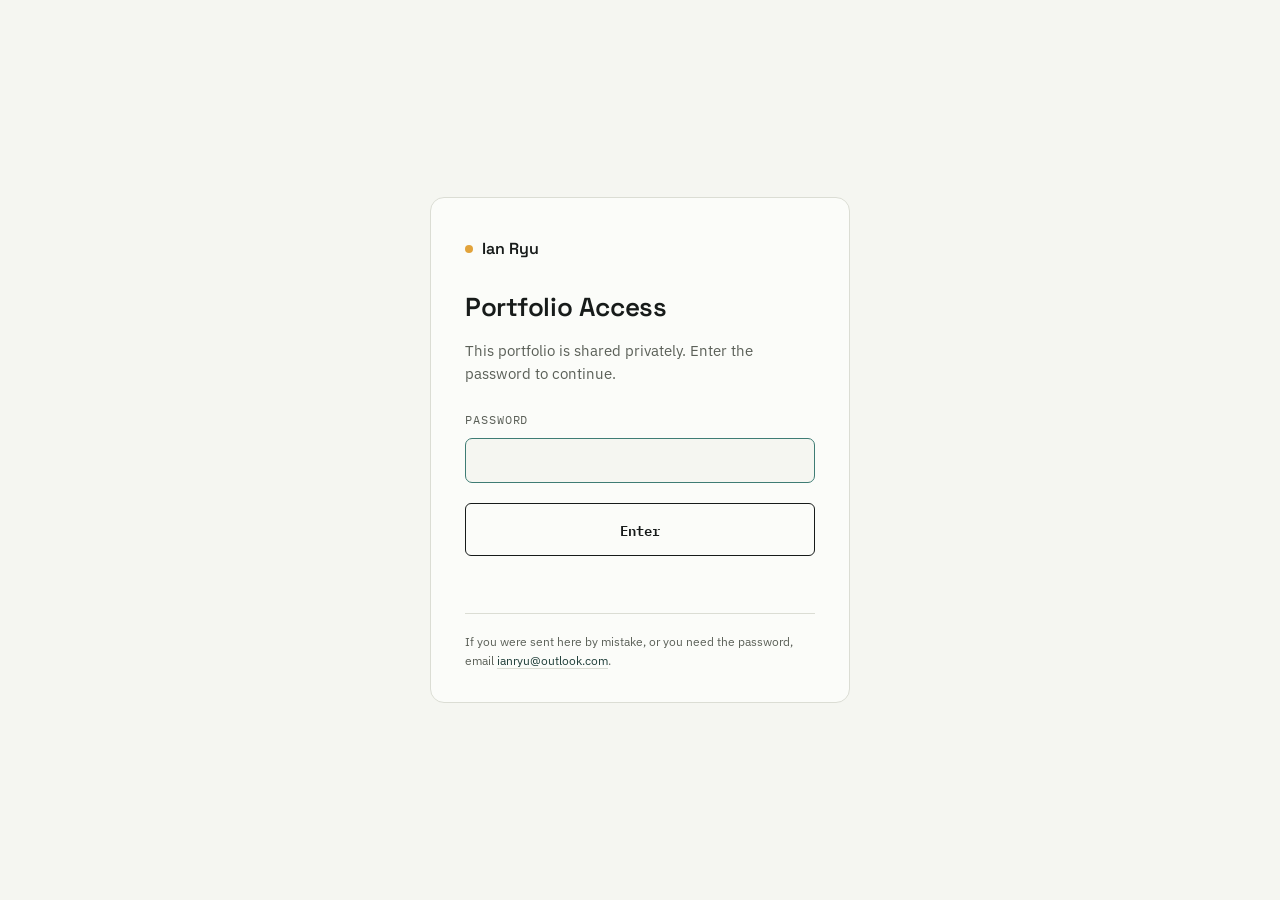
<file: portfolio-site-Ian-Ryu/about.html>
<!DOCTYPE html>
<html lang="en">
<head>
<script src="auth-guard.js"></script>
<meta charset="UTF-8">
<meta name="viewport" content="width=device-width, initial-scale=1.0">
<title>About Ian Ryu — Data Science Portfolio</title>
<meta name="description" content="About Ian Ryu, a computer science and informatics student working in data science and machine learning.">
<link rel="preconnect" href="https://fonts.googleapis.com">
<link rel="preconnect" href="https://fonts.gstatic.com" crossorigin>
<link href="https://fonts.googleapis.com/css2?family=Space+Grotesk:wght@400;500;600;700&amp;family=IBM+Plex+Sans:wght@400;500;600&amp;family=IBM+Plex+Mono:wght@400;500&amp;display=swap" rel="stylesheet">
<link rel="stylesheet" href="styles.css">
</head>
<body>

<header class="site-nav">
  <div class="nav-inner">
    <a class="mark" href="index.html#top"><span class="mark-dot"></span> Ian Ryu</a>
    <nav class="links">
      <a href="index.html#projects">Projects</a>
      <a href="about.html">About</a>
    </nav>
    <div class="social-links" aria-label="Social links">
      <a href="mailto:ianryu@outlook.com" aria-label="Email" title="Email"><svg aria-hidden="true" viewBox="0 0 24 24"><rect x="3" y="5" width="18" height="14" rx="2"/><path d="m4 7 8 6 8-6"/></svg></a>
      <a href="https://github.com/ian-ryu5" target="_blank" rel="noopener" aria-label="GitHub" title="GitHub"><svg aria-hidden="true" viewBox="0 0 24 24"><path d="M12 .297c-6.63 0-12 5.373-12 12 0 5.303 3.438 9.8 8.205 11.385.6.113.82-.258.82-.577 0-.285-.01-1.04-.015-2.04-3.338.724-4.042-1.61-4.042-1.61-.546-1.387-1.333-1.756-1.333-1.756-1.089-.744.084-.729.084-.729 1.205.084 1.838 1.237 1.838 1.237 1.07 1.834 2.807 1.304 3.492.997.108-.775.42-1.305.763-1.605-2.665-.303-5.467-1.334-5.467-5.93 0-1.31.469-2.381 1.236-3.221-.124-.303-.535-1.524.117-3.176 0 0 1.008-.322 3.301 1.23.957-.266 1.983-.399 3.003-.404 1.02.005 2.047.138 3.006.404 2.291-1.552 3.297-1.23 3.297-1.23.653 1.653.242 2.874.118 3.176.77.84 1.235 1.911 1.235 3.221 0 4.609-2.807 5.624-5.479 5.921.43.372.823 1.102.823 2.222 0 1.606-.014 2.898-.014 3.293 0 .322.216.694.825.576C20.565 22.092 24 17.592 24 12.297c0-6.627-5.373-12-12-12"/></svg></a>
      <a href="https://linkedin.com/in/ianryu1" target="_blank" rel="noopener" aria-label="LinkedIn" title="LinkedIn"><svg aria-hidden="true" viewBox="0 0 24 24"><path d="M20.447 20.452h-3.554v-5.569c0-1.328-.027-3.037-1.852-3.037-1.853 0-2.136 1.445-2.136 2.939v5.667H9.351V9h3.414v1.561h.046c.477-.9 1.637-1.85 3.37-1.85 3.601 0 4.267 2.37 4.267 5.455v6.286zM5.337 7.433c-1.144 0-2.063-.926-2.063-2.065 0-1.138.92-2.063 2.063-2.063 1.14 0 2.064.925 2.064 2.063 0 1.139-.925 2.065-2.064 2.065zm1.782 13.019H3.555V9h3.564v11.452zM22.225 0H1.771C.792 0 0 .774 0 1.729v20.542C0 23.227.792 24 1.771 24h20.451C23.2 24 24 23.227 24 22.271V1.729C24 .774 23.2 0 22.222 0h.003z"/></svg></a>
    </div>
  </div>
</header>

<main class="wrap" id="top">
  <section class="detail-hero about-hero">
    <a class="breadcrumb" href="index.html#projects">← Back to projects</a>
    <div class="about-hero-grid">
      <div class="about-hero-copy">
        <h1 class="detail-title">Curious By Nature.<br><em>Grounded By People.</em></h1>
        <p class="detail-lede">I'm an Informatics student at UMass Amherst, building predictive tools by day and collecting stories, stadiums, cities, and music the rest of the time.</p>
      </div>
      <figure class="about-hero-photo protected-photo" oncontextmenu="return false;">
        <img src="IMG_3165.jpeg" alt="Ian playing the violin" loading="eager" draggable="false" oncontextmenu="return false;">
        <span class="protected-photo-shield" aria-hidden="true"></span>
      </figure>
    </div>
  </section>

  <section class="detail-section about-intro">
    <div class="about-grid">
      <div class="about-story">
        <h2 class="detail-heading">What I Like To Do</h2>
        <p>Beyond my work and studies, I’m someone who loves staying curious, active, and always having something new to explore. I enjoy traveling throughout Europe, discovering new cities, and visiting soccer stadiums—combining my love for the game with my passion for exploring new places.</p>
        <p>I’ve also played the violin for <strong>14 years</strong> and had the opportunity to perform with multiple orchestras, making music a meaningful part of my life. When I’m not traveling or playing music, you’ll often find me playing soccer or biking. For me, the best experiences come from staying active, meeting new people, and continually discovering something new.</p>
      </div>
      <div class="about-side-note">
        <p class="about-side-quote">“The best experiences give you something to notice, something to learn, and someone to share it with.”</p>
        <h2 class="detail-heading">Background</h2>
        <p>UMass Amherst<br>Informatics</p>
        <p>Secretary of the UMass Data Science Club<br>Dean's List, Spring 2025</p>
        <p>Google Data Analytics and SAP Business Data Cloud certified</p>
      </div>
    </div>
  </section>

  <section class="detail-section about-gallery" aria-labelledby="gallery-heading">
    <div class="section-head">
      <h2 class="section-title" id="gallery-heading">Things That I Enjoy In My Life</h2>
    </div>

    <div class="photo-gallery">
      <figure class="photo-tile"><img src="IMG_1451.jpeg" alt="Parc des Princes stadium in Paris" loading="lazy"><figcaption>Parc des Princes, Paris</figcaption></figure>
      <figure class="photo-tile"><img src="IMG_0187.jpeg" alt="Old Trafford stadium viewed from the stands" loading="lazy"><figcaption>Old Trafford, Manchester</figcaption></figure>
      <figure class="photo-tile"><img src="IMG_3627.jpeg" alt="Borussia-Park stadium exterior" loading="lazy"><figcaption>Borussia-Park, Mönchengladbach</figcaption></figure>
      <figure class="photo-tile"><img src="IMG_0680.jpeg" alt="Parc des Princes stadium in Paris" loading="lazy"><figcaption>Parc des Princes, Paris</figcaption></figure>
      <figure class="photo-tile"><img src="IMG_3389.jpeg" alt="Signal Iduna Park stadium in Dortmund" loading="lazy"><figcaption>Signal Iduna Park, Dortmund</figcaption></figure>
      <figure class="photo-tile"><img src="IMG_1025.JPG" alt="Camp Nou stadium in Barcelona" loading="lazy"><figcaption>Camp Nou, Barcelona</figcaption></figure>
      <figure class="photo-tile"><img src="IMG_3327.jpeg" alt="BayArena stadium in Leverkusen" loading="lazy"><figcaption>BayArena, Leverkusen</figcaption></figure>
      <figure class="photo-tile"><img src="IMG_0130.jpeg" alt="Etihad Stadium exterior in Manchester" loading="lazy"><figcaption>Etihad Stadium, Manchester</figcaption></figure>
      <figure class="photo-tile"><img src="IMG_1652.jpeg" alt="Craven Cottage exterior in London" loading="lazy"><figcaption>Craven Cottage, London</figcaption></figure>
      <figure class="photo-tile"><img src="IMG_2046.jpeg" alt="Johan Cruijff Arena from the pitch in Amsterdam" loading="lazy"><figcaption>Johan Cruijff Arena, Amsterdam</figcaption></figure>
      <figure class="photo-tile"><img src="IMG_2935.jpeg" alt="Philips Stadium exterior in Eindhoven" loading="lazy"><figcaption>Philips Stadion, Eindhoven</figcaption></figure>
      <figure class="photo-tile"><img src="IMG_1643.jpeg" alt="Tottenham Hotspur Stadium in London" loading="lazy"><figcaption>Tottenham Hotspur Stadium, London</figcaption></figure>
    </div>

    <div class="photo-gallery">
      <figure class="photo-tile"><img src="480577936_1144355150559022_1328507443860050759_n.jpg" alt="Ian with fellow orchestra musicians after a performance" loading="lazy"></figure>
      <figure class="photo-tile"><img src="480678894_1144355137225690_476833831659484731_n.jpg" alt="Ian with fellow orchestra musicians after a performance" loading="lazy"></figure>
      <figure class="photo-tile"><img src="480827072_1252383286430052_4347014066442193454_n.jpg" alt="Ian with fellow orchestra musicians after a performance" loading="lazy"></figure>
      <figure class="photo-tile"><img src="480293163_1144355293892341_3721813582792544230_n.jpg" alt="Ian with fellow orchestra musicians after a performance" loading="lazy" style="object-position: center 18%;"></figure>
      <figure class="photo-tile"><img src="IMG_1421.PNG" alt="Ian holding a violin in performance attire" loading="lazy"></figure>
      <figure class="photo-tile"><img src="IMG_0753.JPG" alt="Ian biking on a scenic road" loading="lazy"></figure>
      <figure class="photo-tile"><img src="IMG_1058.jpeg" alt="Bikes on an outdoor path" loading="lazy"></figure>
    </div>
  </section>

  <section class="detail-section" id="experience">
    <div class="exp-list">
      <div class="exp-item">
        <div class="exp-meta">Jun – Aug 2026<div class="exp-role">Data Scientist</div>UCLouvain Openhub<br>Louvain-la-Neuve, Belgium</div>
        <ul class="exp-desc">
          <li>Chosen to participate in an EU-funded international research initiative, working alongside 20+ researchers from around the world to collaborate on innovative projects, share interdisciplinary perspectives, and tackle real-world challenges.</li>
          <li>Contributed to healthcare and smart-home research initiatives focused on fall detection and behavioral analysis for older adults and individuals with disabilities. Processed and analyzed 100M+ sensor and healthcare events to support predictive modeling and machine learning research.</li>
          <li>Developed data preprocessing and feature engineering pipelines using Python and SQL to improve data quality and streamline analysis. Built and evaluated machine learning models with scikit-learn, using precision, recall, F1-score, and confusion matrices to assess performance.</li>
          <li>Integrated relational databases and large-scale CSV datasets using Python, SQL, and Docker, automating data preparation workflows and reducing manual processing time by approximately 70%. Created analytical reports and dashboards to communicate findings to cross-functional research and healthcare teams.</li>
        </ul>
      </div>
      <div class="exp-item">
        <div class="exp-meta">Apr – Jul 2025<div class="exp-role">Data Analyst</div>Boynton Insurance Group<br>Natick, Massachusetts</div>
        <ul class="exp-desc">
          <li>Led digital audience growth strategy by managing and optimizing 3 company websites, improving user engagement and online conversion performance.</li>
          <li>Used Google Analytics and SEO strategy to increase web traffic by 30%, demonstrating ability to grow and analyze online audiences.</li>
          <li>Conducted SEO, accessibility, and mobile responsiveness audits, resolving 50+ issues and boosting mobile engagement by 25%.</li>
          <li>Built automated workflows in Mailchimp and Google Sheets, segmenting 2,000+ customer records by demographics and engagement.</li>
        </ul>
      </div>
      <div class="exp-item">
        <div class="exp-meta">Jun – Aug 2024<div class="exp-role">Facility Analyst</div>Eastern Yacht Club<br>Marblehead, Massachusetts</div>
      </div>
      <div class="exp-item">
        <div class="exp-meta">Jun – Aug 2022<div class="exp-role">Store Associate</div>The UPS Store<br>Marblehead, Massachusetts</div>
      </div>
    </div>
  </section>

  <section class="detail-section">
    <h2 class="detail-heading">Tools I Use</h2>
    <ul class="stack-list mono">
      <li><span class="stack-icon"><img src="https://cdn.simpleicons.org/python/3776AB" alt="" loading="lazy"></span>Python</li>
      <li><span class="stack-icon"><img src="https://cdn.simpleicons.org/r/276DC3" alt="" loading="lazy"></span>R</li>
      <li><span class="stack-icon"><img src="https://cdn.simpleicons.org/openjdk/ED8B00" alt="" loading="lazy"></span>Java</li>
      <li><span class="stack-icon"><img src="https://cdn.simpleicons.org/javascript/F7DF1E" alt="" loading="lazy"></span>JavaScript</li>
      <li><span class="stack-icon"><img src="https://cdn.simpleicons.org/mysql/00618A" alt="" loading="lazy"></span>SQL</li>
      <li><span class="stack-icon"><img src="https://cdn.simpleicons.org/scikitlearn/F7931E" alt="" loading="lazy"></span>scikit-learn</li>
      <li><span class="stack-icon"><img src="https://cdn.simpleicons.org/streamlit/FF4B4B" alt="" loading="lazy"></span>Streamlit</li>
      <li><span class="stack-icon"><img src="https://cdn.simpleicons.org/docker/2496ED" alt="" loading="lazy"></span>Docker</li>
      <li><span class="stack-icon"><img src="https://api.iconify.design/logos/tableau-icon.svg" alt="" loading="lazy"></span>Tableau</li>
      <li><span class="stack-icon"><img src="https://api.iconify.design/logos/microsoft-power-bi.svg" alt="" loading="lazy"></span>Power BI</li>
      <li><span class="stack-icon"><img src="https://cdn.jsdelivr.net/npm/devicon@latest/icons/vscode/vscode-original.svg" alt="" loading="lazy"></span>VS Code</li>
    </ul>
  </section>

  <section class="detail-section" id="contact">
    <h2 class="detail-heading">Contact</h2>
    <p>Open to opportunities in applied ML and data science. The best way to reach me is email.</p>
    <div class="contact-row">
      <a href="mailto:ianryu@outlook.com">ianryu@outlook.com</a>
      <a href="https://github.com/ian-ryu5" target="_blank" rel="noopener">GitHub ↗</a>
      <a href="https://linkedin.com/in/ianryu1" target="_blank" rel="noopener">LinkedIn ↗</a>
    </div>
  </section>

  <section class="detail-section" style="border-top:1px solid var(--line); padding-top:40px;">
    <div class="detail-footer-actions">
      <a class="btn btn-primary" href="index.html#projects">← Return Home</a>
    </div>
  </section>
</main>

<footer></footer>

<script src="lightbox.js"></script>
<script>
  requestAnimationFrame(function(){ document.body.classList.add('page-loaded'); });
  var reducedMotion = window.matchMedia('(prefers-reduced-motion: reduce)').matches;
  if (!reducedMotion) {
    document.addEventListener('click', function(e){
      var a = e.target.closest('a');
      if (!a) return;
      var href = a.getAttribute('href');
      if (!href || href.charAt(0) === '#' || a.target === '_blank' || href.indexOf('mailto:') === 0 || href.indexOf('tel:') === 0 || e.metaKey || e.ctrlKey) return;
      e.preventDefault();
      document.body.classList.remove('page-loaded');
      setTimeout(function(){ window.location.href = href; }, 300);
    });
  }
</script>

</body>
</html>
</file>
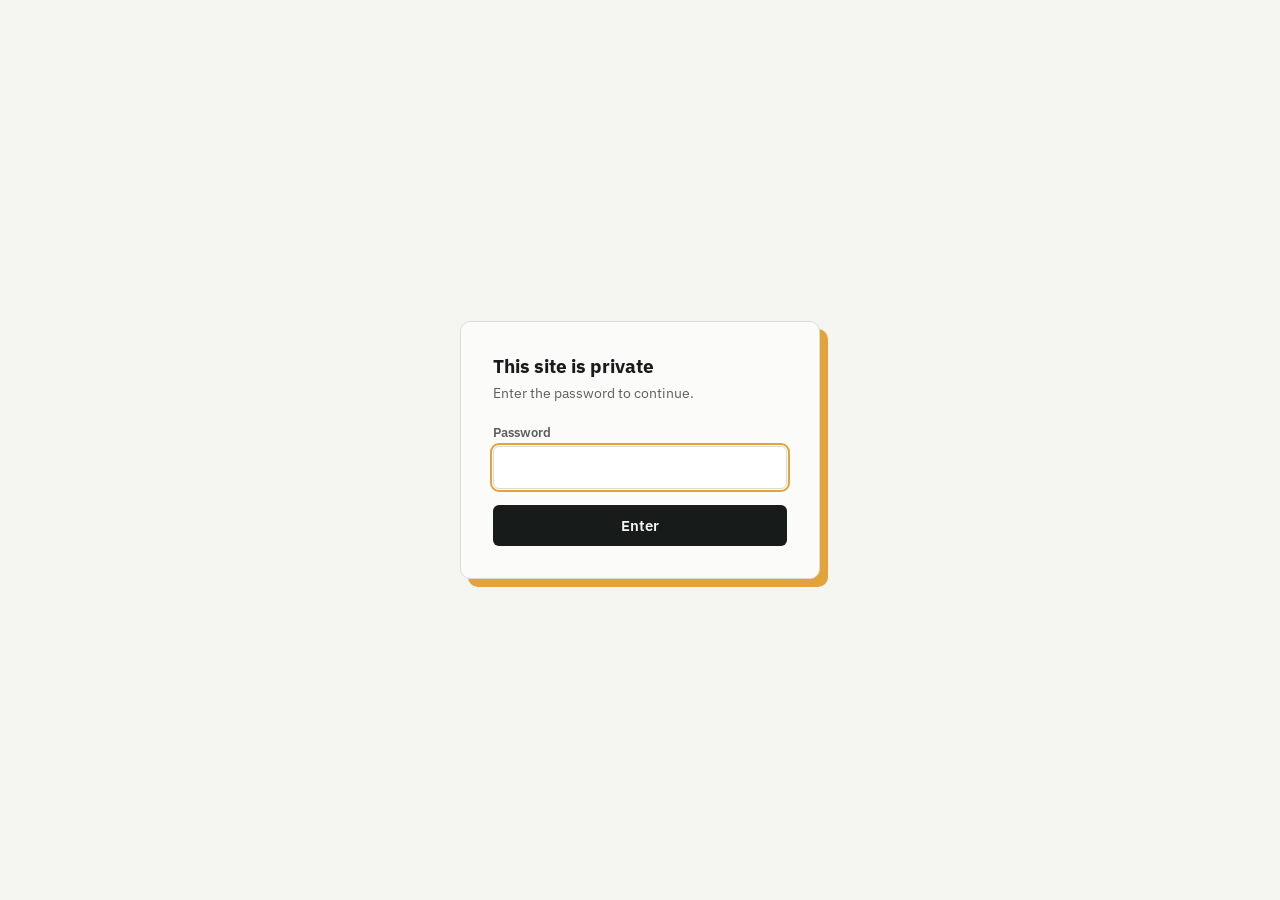
<file: portfolio-site-Ian-Ryu/login.html>
<!DOCTYPE html>
<html lang="en">
<head>
<meta charset="UTF-8">
<meta name="viewport" content="width=device-width, initial-scale=1.0">
<meta name="robots" content="noindex, nofollow">
<title>Private site — enter password</title>
<link rel="preconnect" href="https://fonts.googleapis.com">
<link href="https://fonts.googleapis.com/css2?family=IBM+Plex+Sans:wght@400;500;600;700&family=IBM+Plex+Mono:wght@400;500&display=swap" rel="stylesheet">
<style>
  :root{
    --paper:#F5F6F1; --paper-raised:#FBFCF9; --ink:#171B1A; --muted:#5B6058;
    --line:#DBDDD4; --amber:#E2A33B; --amber-ink:#6B4507; --amber-bg:rgba(226,163,59,0.1);
  }
  *{box-sizing:border-box;}
  body{
    margin:0; min-height:100vh; display:flex; align-items:center; justify-content:center;
    background:var(--paper); color:var(--ink);
    font-family:'IBM Plex Sans', system-ui, sans-serif;
  }
  .card{
    width:100%; max-width:360px; margin:24px; padding:32px;
    background:var(--paper-raised); border:1px solid var(--line); border-radius:10px;
    box-shadow:8px 8px 0 var(--amber);
  }
  h1{ font-size:19px; margin:0 0 6px; }
  p.sub{ color:var(--muted); font-size:14px; margin:0 0 22px; }
  label{ display:block; font-size:12.5px; font-weight:600; margin-bottom:6px; color:var(--muted); }
  input[type="password"]{
    width:100%; padding:11px 12px; font-size:15px; border:1px solid var(--line);
    border-radius:6px; background:#fff; color:var(--ink); margin-bottom:16px;
    font-family:'IBM Plex Sans', sans-serif;
  }
  input[type="password"]:focus{ outline:2px solid var(--amber); outline-offset:1px; }
  button{
    width:100%; padding:11px 12px; font-size:15px; font-weight:600; cursor:pointer;
    background:var(--ink); color:var(--paper); border:none; border-radius:6px;
    font-family:'IBM Plex Sans', sans-serif;
  }
  button:hover{ background:#000; }
  .error{
    background:var(--amber-bg); color:var(--amber-ink); border:1px solid var(--amber);
    padding:9px 12px; border-radius:6px; font-size:13.5px; margin-bottom:16px; display:none;
  }
  .error.show{ display:block; }
</style>
</head>
<body>
  <form class="card" id="login-form" autocomplete="off">
    <h1>This site is private</h1>
    <p class="sub">Enter the password to continue.</p>
    <div class="error" id="error-msg">Incorrect password. Try again.</div>
    <label for="password">Password</label>
    <input type="password" id="password" name="password" autofocus required>
    <button type="submit">Enter</button>
  </form>

<script>
  // SHA-256 hash of the site password. The plaintext password is never
  // stored in this file — only this hash, which is compared against a
  // hash of whatever the visitor types in.
  const CORRECT_HASH = "761d1f27b1b2df5b4d99409107b191b1e6d79a7e9c7bcc4330e1bb8722404e8d";
  const SESSION_KEY = "site_auth";

  async function sha256Hex(text) {
    const data = new TextEncoder().encode(text);
    const hashBuffer = await crypto.subtle.digest("SHA-256", data);
    return Array.from(new Uint8Array(hashBuffer))
      .map((b) => b.toString(16).padStart(2, "0"))
      .join("");
  }

  function getRedirectTarget() {
    const params = new URLSearchParams(window.location.search);
    const redirect = params.get("redirect");
    // Only allow redirecting to a local page, never an external URL.
    if (redirect && redirect.startsWith("/") === false && redirect.includes("://") === false) {
      return redirect;
    }
    return "index.html";
  }

  document.getElementById("login-form").addEventListener("submit", async function (e) {
    e.preventDefault();
    const entered = document.getElementById("password").value;
    const enteredHash = await sha256Hex(entered);

    if (enteredHash === CORRECT_HASH) {
      localStorage.setItem(SESSION_KEY, CORRECT_HASH);
      window.location.href = getRedirectTarget();
    } else {
      document.getElementById("error-msg").classList.add("show");
      document.getElementById("password").value = "";
      document.getElementById("password").focus();
    }
  });

  // If already logged in, skip straight through.
  if (localStorage.getItem(SESSION_KEY) === CORRECT_HASH) {
    window.location.href = getRedirectTarget();
  }
</script>
</body>
</html>
</file>
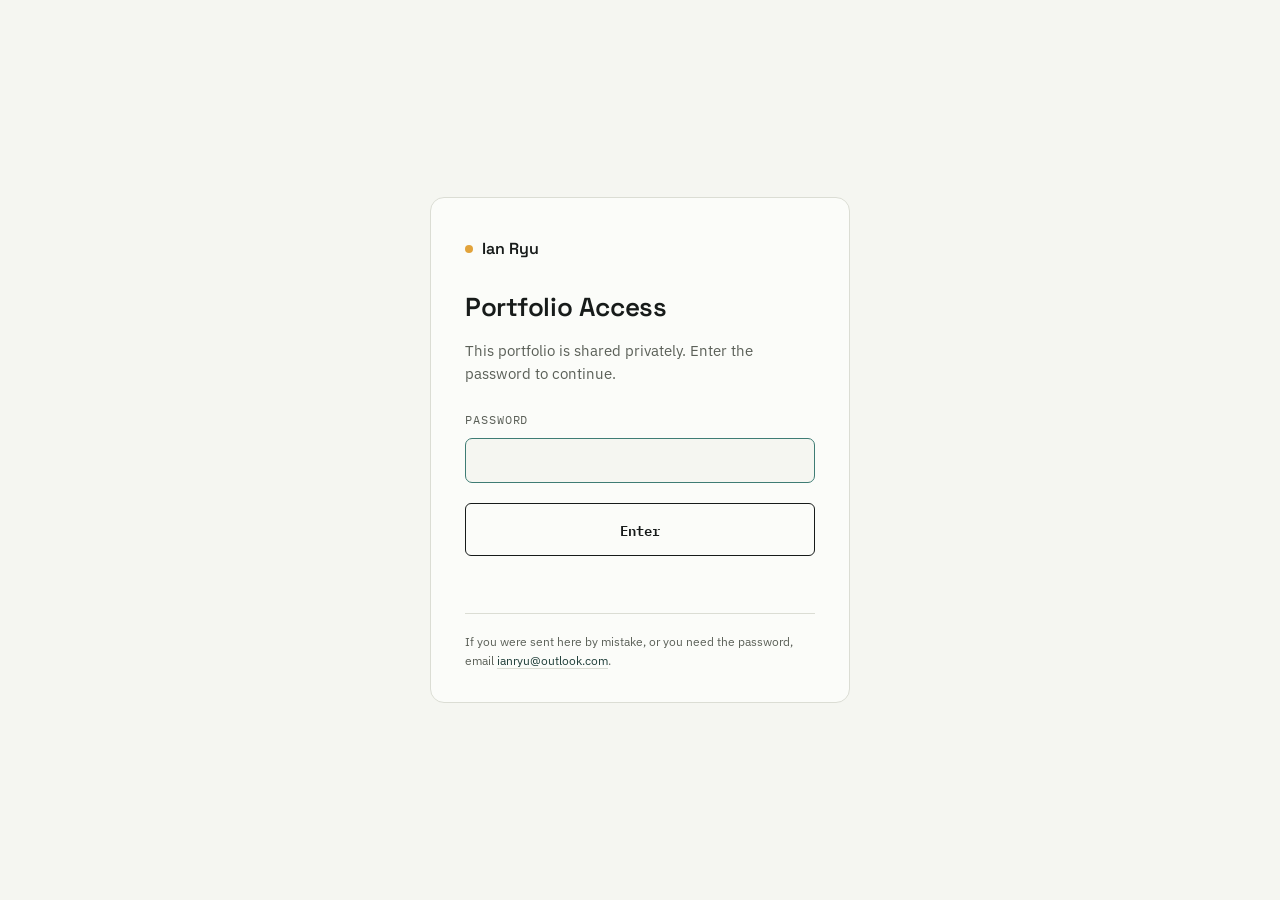
<file: projects/cs2.html>
<!DOCTYPE html>
<html lang="en" class="gated">
<head>
<meta charset="UTF-8">
<script src="../auth.js"></script>
<meta name="viewport" content="width=device-width, initial-scale=1.0">
<title>Predicting professional CS2 match results — Ian Ryu</title>
<link rel="preconnect" href="https://fonts.googleapis.com">
<link rel="preconnect" href="https://fonts.gstatic.com" crossorigin>
<link href="https://fonts.googleapis.com/css2?family=Space+Grotesk:wght@400;500;600;700&family=IBM+Plex+Sans:wght@400;500;600&family=IBM+Plex+Mono:wght@400;500&display=swap" rel="stylesheet">
<link rel="stylesheet" href="../styles.css">
</head>
<body>
<noscript>This portfolio requires JavaScript to verify access. Please enable JavaScript, or email ianryu@outlook.com.</noscript>

<header class="site-nav">
  <div class="nav-inner">
    <a class="mark" href="../index.html#top"><span class="mark-dot"></span> Ian Ryu</a>
    <nav class="links">
      <a href="../index.html#projects">Projects</a>
      <a href="../about.html">About</a>
    </nav>
    <div class="social-links" aria-label="Social links">
      <a href="mailto:ianryu@outlook.com" aria-label="Email" title="Email"><svg aria-hidden="true" viewBox="0 0 24 24"><rect x="3" y="5" width="18" height="14" rx="2"/><path d="m4 7 8 6 8-6"/></svg></a>
      <a href="https://github.com/ian-ryu5" target="_blank" rel="noopener" aria-label="GitHub" title="GitHub"><svg aria-hidden="true" viewBox="0 0 24 24"><path d="M12 .297c-6.63 0-12 5.373-12 12 0 5.303 3.438 9.8 8.205 11.385.6.113.82-.258.82-.577 0-.285-.01-1.04-.015-2.04-3.338.724-4.042-1.61-4.042-1.61-.546-1.387-1.333-1.756-1.333-1.756-1.089-.744.084-.729.084-.729 1.205.084 1.838 1.237 1.838 1.237 1.07 1.834 2.807 1.304 3.492.997.108-.775.42-1.305.763-1.605-2.665-.303-5.467-1.334-5.467-5.93 0-1.31.469-2.381 1.236-3.221-.124-.303-.535-1.524.117-3.176 0 0 1.008-.322 3.301 1.23.957-.266 1.983-.399 3.003-.404 1.02.005 2.047.138 3.006.404 2.291-1.552 3.297-1.23 3.297-1.23.653 1.653.242 2.874.118 3.176.77.84 1.235 1.911 1.235 3.221 0 4.609-2.807 5.624-5.479 5.921.43.372.823 1.102.823 2.222 0 1.606-.014 2.898-.014 3.293 0 .322.216.694.825.576C20.565 22.092 24 17.592 24 12.297c0-6.627-5.373-12-12-12"/></svg></a>
      <a href="https://linkedin.com/in/ianryu1" target="_blank" rel="noopener" aria-label="LinkedIn" title="LinkedIn"><svg aria-hidden="true" viewBox="0 0 24 24"><path d="M20.447 20.452h-3.554v-5.569c0-1.328-.027-3.037-1.852-3.037-1.853 0-2.136 1.445-2.136 2.939v5.667H9.351V9h3.414v1.561h.046c.477-.9 1.637-1.85 3.37-1.85 3.601 0 4.267 2.37 4.267 5.455v6.286zM5.337 7.433c-1.144 0-2.063-.926-2.063-2.065 0-1.138.92-2.063 2.063-2.063 1.14 0 2.064.925 2.064 2.063 0 1.139-.925 2.065-2.064 2.065zm1.782 13.019H3.555V9h3.564v11.452zM22.225 0H1.771C.792 0 0 .774 0 1.729v20.542C0 23.227.792 24 1.771 24h20.451C23.2 24 24 23.227 24 22.271V1.729C24 .774 23.2 0 22.222 0h.003z"/></svg></a>
    </div>
  </div>
</header>

<div class="wrap project-page" id="top">

  <section class="detail-hero">
    <a class="breadcrumb" href="../index.html#projects">← Back to all projects</a>
    <div class="tag-row" style="margin-top:22px;">
      <span class="tag-domain">Esports analytics / classification</span>
    </div>
    <h1 class="detail-title">Predicting Professional CS2 Match Results</h1>
    <p class="detail-role">UMass Amherst INFO 248: Intro To Data Science — Co-Authored With Griffin DesRoches</p>
    <p class="detail-dates mono">November – December 2025</p>
    <p class="detail-lede">A statistical study of what actually predicts a professional Counter-Strike 2 match outcome — and an honest look at how little of it turned out to be individually significant.</p>
  </section>

  <section class="detail-section" style="border-top:0; padding-top:18px;">
    <div class="lede-block cs2-lede">
      <p>Griffin and I both played competitive shooters and were curious whether team-level statistics — the kind broadcast overlays and HLTV stat pages show — actually carry predictive signal, or whether match outcomes are driven more by round-level execution that never shows up in a boxscore. Griffin led the HLTV scraping and data collection; I led the statistical modeling, the class-imbalance investigation, and the write-up.</p>
      <p style="margin-bottom:0;">The most useful part of this project wasn't the model — it was catching, before we trusted any result, that the dataset's "team1 wins ~62% of the time" split was a scraping artifact rather than a real skill signal. That single check changed how we had to evaluate everything downstream.</p>
    </div>
  </section>

  <section class="detail-section">
    <h2 class="detail-heading">Data</h2>
    <p>8,226 cleaned professional match observations from the supplied HLTV.org CSV (the original file contains 75 columns; data collection was led by Griffin DesRoches and released publicly under CC0). Every engineered feature is a <strong>rolling 5-game team differential</strong> — team1's recent form minus team2's recent form — computed before the match being predicted.</p>
    <table class="data-table">
      <thead><tr><th>Variable</th><th>Description</th></tr></thead>
      <tbody>
        <tr><td class="num">diff_roll5_adr</td><td>Avg. damage per round, team1 minus team2, past 5 games</td></tr>
        <tr><td class="num">diff_roll5_assists</td><td>Avg. assists, team1 minus team2, past 5 games</td></tr>
        <tr><td class="num">diff_roll5_clutches_won</td><td>Avg. clutches won, team1 minus team2, past 5 games</td></tr>
        <tr><td class="num">diff_roll5_deaths</td><td>Avg. deaths, team1 minus team2, past 5 games</td></tr>
        <tr><td class="num">diff_roll5_kast_pct</td><td>Avg. KAST%, team1 minus team2, past 5 games</td></tr>
        <tr><td class="num">diff_roll5_kills</td><td>Avg. kills, team1 minus team2, past 5 games</td></tr>
        <tr><td class="num">diff_roll5_multi_kill_rounds</td><td>Avg. multikill rounds, team1 minus team2, past 5 games</td></tr>
        <tr><td class="num">diff_roll5_opening_deaths</td><td>Avg. opening deaths, team1 minus team2, past 5 games</td></tr>
        <tr><td class="num">diff_roll5_opening_kills</td><td>Avg. opening kills, team1 minus team2, past 5 games</td></tr>
        <tr><td class="num">diff_roll5_rating_3</td><td>Avg. rating of each team's highest-rated player, past 5 games</td></tr>
        <tr><td class="num">diff_roll5_swing_pct</td><td>Avg. swing% (share of round-deciding plays), past 5 games</td></tr>
      </tbody>
    </table>
    <p>Rows with missing values or without 5 prior games of history for either team were dropped — 3,034 rows, taking the modeling set from 11,260 down to <strong>8,226 matches</strong>.</p>

    <div class="raw-data-head">
      <div>
        <p class="callout-title">Raw data preview</p>
        <p style="margin-bottom:0;">These are the first eight rows exactly as recorded in the supplied CSV. You can <a class="link" href="code/newest_ts_ds.csv" download>download the full 8,226-row file</a>.</p>
      </div>
    </div>
    <div class="table-scroll">
      <table class="data-table raw-data-table">
        <thead><tr><th>Date</th><th>Event</th><th>Team 1</th><th>Team 2</th><th class="num">Score</th><th>Winner</th></tr></thead>
        <tbody>
          <tr><td class="num">2025-10-16T05:45:00Z</td><td>CS Asia Championships 2025</td><td>fut</td><td>faze</td><td class="num">2–1</td><td>team1</td></tr>
          <tr><td class="num">2025-10-16T02:00:00Z</td><td>CS Asia Championships 2025</td><td>fnatic</td><td>heroic</td><td class="num">1–2</td><td>team2</td></tr>
          <tr><td class="num">2025-10-16T02:30:00Z</td><td>CS Asia Championships 2025</td><td>liquid</td><td>legacy</td><td class="num">2–1</td><td>team1</td></tr>
          <tr><td class="num">2025-10-15T23:00:00Z</td><td>CS Asia Championships 2025</td><td>faze</td><td>tyloo</td><td class="num">2–1</td><td>team1</td></tr>
          <tr><td class="num">2025-10-15T23:05:00Z</td><td>CS Asia Championships 2025</td><td>pain</td><td>fut</td><td class="num">0–2</td><td>team2</td></tr>
          <tr><td class="num">2025-10-15T06:50:00Z</td><td>CS Asia Championships 2025</td><td>lynn-vision</td><td>3dmax</td><td class="num">0–2</td><td>team2</td></tr>
          <tr><td class="num">2025-10-15T05:00:00Z</td><td>CS Asia Championships 2025</td><td>virtuspro</td><td>mibr</td><td class="num">2–0</td><td>team1</td></tr>
          <tr><td class="num">2025-10-15T03:40:00Z</td><td>CS Asia Championships 2025</td><td>fnatic</td><td>tyloo</td><td class="num">2–0</td><td>team1</td></tr>
        </tbody>
      </table>
    </div>

    <div class="callout">
      <p class="callout-title">A data-quality catch worth flagging</p>
      <p style="margin-bottom:0;">The outcome variable turned out to be skewed: team1 won about 62% of matches in the dataset versus 38% for team2. HLTV doesn't assign "team1" by ranking or alphabetically, so this wasn't a real skill signal — it was an artifact of how matches happened to be logged during scraping. It mattered a lot for evaluation (see below), and catching it before modeling rather than after was one of the more useful steps in this project.</p>
    </div>
  </section>

  <section class="detail-section">
    <h2 class="detail-heading">Analysis Visuals</h2>
    <p>These visuals show the progression from feature exploration to model evaluation. They provide context for both the data-quality issue and the final result.</p>

    <figure class="fig">
      <img src="images/cs2/feature-distributions-real.svg" alt="Actual histograms of rolling rating and swing percentage differences from 8,226 cleaned CS2 matches." loading="lazy">
      <figcaption class="fig-caption">Actual feature distributions from the supplied CSV — rating difference SD 0.122; swing percentage difference SD 1.425.</figcaption>
    </figure>

    <figure class="fig">
      <img src="images/cs2/outcome-balance-real.svg" alt="Actual bar chart showing 5,115 team one wins and 3,111 team two wins in the supplied dataset." loading="lazy">
      <figcaption class="fig-caption">Actual outcome check — team1 won 5,115 matches (62.18%) and team2 won 3,111 (37.82%).</figcaption>
    </figure>

    <figure class="fig">
      <img src="images/cs2/confusion-matrix.svg" alt="Confusion matrix for the CS2 logistic regression model, showing 160 true losses, 535 false wins, 219 false losses, and 1,143 true wins." loading="lazy">
      <figcaption class="fig-caption">Evaluation output — the confusion matrix makes the model's majority-class behavior visible alongside its 63.3% accuracy.</figcaption>
    </figure>
  </section>

  <section class="detail-section">
    <h2 class="detail-heading">Model 1: Logistic Regression</h2>
    <p>A chronological 75/25 split — trained on the older 75% of matches, tested on the most recent 25% — since the rolling features make rows non-independent and a random split would leak future form into training.</p>
    <table class="data-table">
      <thead><tr><th>Coefficient</th><th class="num">Estimate</th><th class="num">Std. error</th><th class="num">z value</th><th class="num">Pr(&gt;|z|)</th></tr></thead>
      <tbody>
        <tr><td>(Intercept)</td><td class="num">0.436</td><td class="num">0.026</td><td class="num">16.49</td><td class="num">&lt;2e-16 ***</td></tr>
        <tr><td>diff_roll5_adr</td><td class="num">-0.019</td><td class="num">0.021</td><td class="num">-0.94</td><td class="num">0.347</td></tr>
        <tr><td>diff_roll5_assists</td><td class="num">0.006</td><td class="num">0.005</td><td class="num">1.23</td><td class="num">0.219</td></tr>
        <tr><td>diff_roll5_clutches_won</td><td class="num">-0.005</td><td class="num">0.027</td><td class="num">-0.17</td><td class="num">0.867</td></tr>
        <tr><td>diff_roll5_deaths</td><td class="num">-0.024</td><td class="num">0.005</td><td class="num">-4.94</td><td class="num">7.9e-07 ***</td></tr>
        <tr><td>diff_roll5_kast_pct</td><td class="num">0.014</td><td class="num">0.015</td><td class="num">0.94</td><td class="num">0.347</td></tr>
        <tr><td>diff_roll5_kills</td><td class="num">0.006</td><td class="num">0.008</td><td class="num">0.74</td><td class="num">0.458</td></tr>
        <tr><td>diff_roll5_multi_kill_rounds</td><td class="num">-0.009</td><td class="num">0.014</td><td class="num">-0.68</td><td class="num">0.496</td></tr>
        <tr><td>diff_roll5_opening_deaths</td><td class="num">0.075</td><td class="num">0.032</td><td class="num">2.34</td><td class="num">0.019 *</td></tr>
        <tr><td>diff_roll5_opening_kills</td><td class="num">0.063</td><td class="num">0.032</td><td class="num">2.00</td><td class="num">0.046 *</td></tr>
        <tr><td>diff_roll5_rating_3</td><td class="num">0.061</td><td class="num">1.558</td><td class="num">0.04</td><td class="num">0.969</td></tr>
        <tr><td>diff_roll5_swing_pct</td><td class="num">0.012</td><td class="num">0.089</td><td class="num">0.14</td><td class="num">0.892</td></tr>
      </tbody>
    </table>
    <p>Only 3 of the 11 engineered features reached significance: <strong>deaths</strong> (more deaths than your opponent over the past 5 games hurts win probability, unsurprisingly), and — more interesting — <strong>opening kills and opening deaths</strong>, both <em>positively</em> associated with winning. Read alongside the swing% definition, this suggests CS2 rewards teams whose players actively engage in opening duels, win or lose, over teams that play passively. Winning or losing the opening duel matters less than being willing to take it.</p>
  </section>

  <section class="detail-section">
    <h2 class="detail-heading">Evaluation, And Where It Fell Short</h2>
    <table class="data-table">
      <thead><tr><th></th><th class="num">Predicted Lose</th><th class="num">Predicted Win</th></tr></thead>
      <tbody>
        <tr><td>Actual Lose</td><td class="num">160</td><td class="num">535</td></tr>
        <tr><td>Actual Win</td><td class="num">219</td><td class="num">1,143</td></tr>
      </tbody>
    </table>
    <div class="callout">
      <p class="callout-title">The model did not beat the naive baseline</p>
      <p>Test accuracy came out to <strong>63.3%</strong> — but the No Information Rate (the accuracy from just always guessing "team1 wins," the majority class) was <strong>66.2%</strong>. The formal test for whether accuracy beats that baseline (<code>P-Value [Acc &gt; NIR]</code>) returned <strong>0.997</strong> — nowhere close to significant, and numerically the model landed slightly below the dumb baseline. Balanced accuracy was 0.535 and Cohen's Kappa was 0.078, both barely above chance.</p>
      <p style="margin-bottom:0;">This lines up with the coefficient table above: 8 of 11 features weren't individually significant, so it's not surprising the combined model struggled to add much over the base rate. The honest read is that team-level rolling averages capture only a thin slice of what decides a CS2 match — round-level tactical execution, individual form on the day, and momentum within a match aren't visible to stats aggregated 5 games back. High sensitivity (0.839) paired with low specificity (0.230) shows the model mostly learned to lean on the majority class rather than genuinely discriminate between outcomes.</p>
    </div>
    <p>This was Model 1 of three planned comparisons — Random Forest and boosted-tree classifiers followed the same evaluation approach, benchmarked against the same NIR baseline, and (per the fuller write-up) performed better. Those pages weren't available when this site was built; happy to add them if useful.</p>
  </section>

  <section class="detail-section">
    <h2 class="detail-heading">Why Report A Model That Lost To The Baseline</h2>
    <p>It would have been easy to lead with the Random Forest or boosted-tree numbers and bury this page. I'm putting the logistic regression result front and center instead, because the negative result is the more informative one: it rules out a whole class of simple, team-averaged features as the explanation for match outcomes, and it's the kind of finding a stats-literate reviewer (a hiring manager or professor) can actually check against the confusion matrix and NIR test above. A model that "performed better" without that context is a lot less convincing than one whose failure mode is fully shown.</p>
  </section>

  <section class="detail-section">
    <h2 class="detail-heading">Stack</h2>
    <div class="tech-row">
      <span class="tech-tag">R</span><span class="tech-tag">Logistic Regression</span>
      <span class="tech-tag">Random Forest</span><span class="tech-tag">Boosted Trees</span>
      <span class="tech-tag">HLTV / Kaggle data</span>
    </div>
  </section>

  <section class="detail-section" style="border-top:1px solid var(--line); padding-top:40px;">
    <p style="font-size:13px; color:var(--muted);">Both are available to download: the <a class="link" href="code/INFO248-project-Desroches-Ryu.Rmd" download>original R Markdown</a> holds the source analysis, and the <a class="link" href="code/cs2_match_prediction.R" download>reference R pipeline</a> is a compact standalone version of it.</p>
    <div class="detail-footer-actions">
      <a class="btn btn-primary" href="../index.html#projects">← Return Home</a>
    </div>
  </section>

</div>

<footer></footer>

<a class="to-top mono" href="#top" id="toTop" aria-label="Back to top">↑</a>
<script>
  var toTop = document.getElementById('toTop');
  window.addEventListener('scroll', function(){
    if (window.scrollY > 500) { toTop.classList.add('visible'); }
    else { toTop.classList.remove('visible'); }
  });

  requestAnimationFrame(function(){ document.body.classList.add('page-loaded'); });
  var reducedMotion = window.matchMedia('(prefers-reduced-motion: reduce)').matches;
  if (!reducedMotion) {
    document.addEventListener('click', function(e){
      var a = e.target.closest('a');
      if (!a) return;
      var href = a.getAttribute('href');
      if (!href || href.charAt(0) === '#' || a.target === '_blank' || href.indexOf('mailto:') === 0 || href.indexOf('tel:') === 0 || e.metaKey || e.ctrlKey) return;
      e.preventDefault();
      document.body.classList.remove('page-loaded');
      setTimeout(function(){ window.location.href = href; }, 300);
    });
  }
</script>

</body>
</html>
</file>
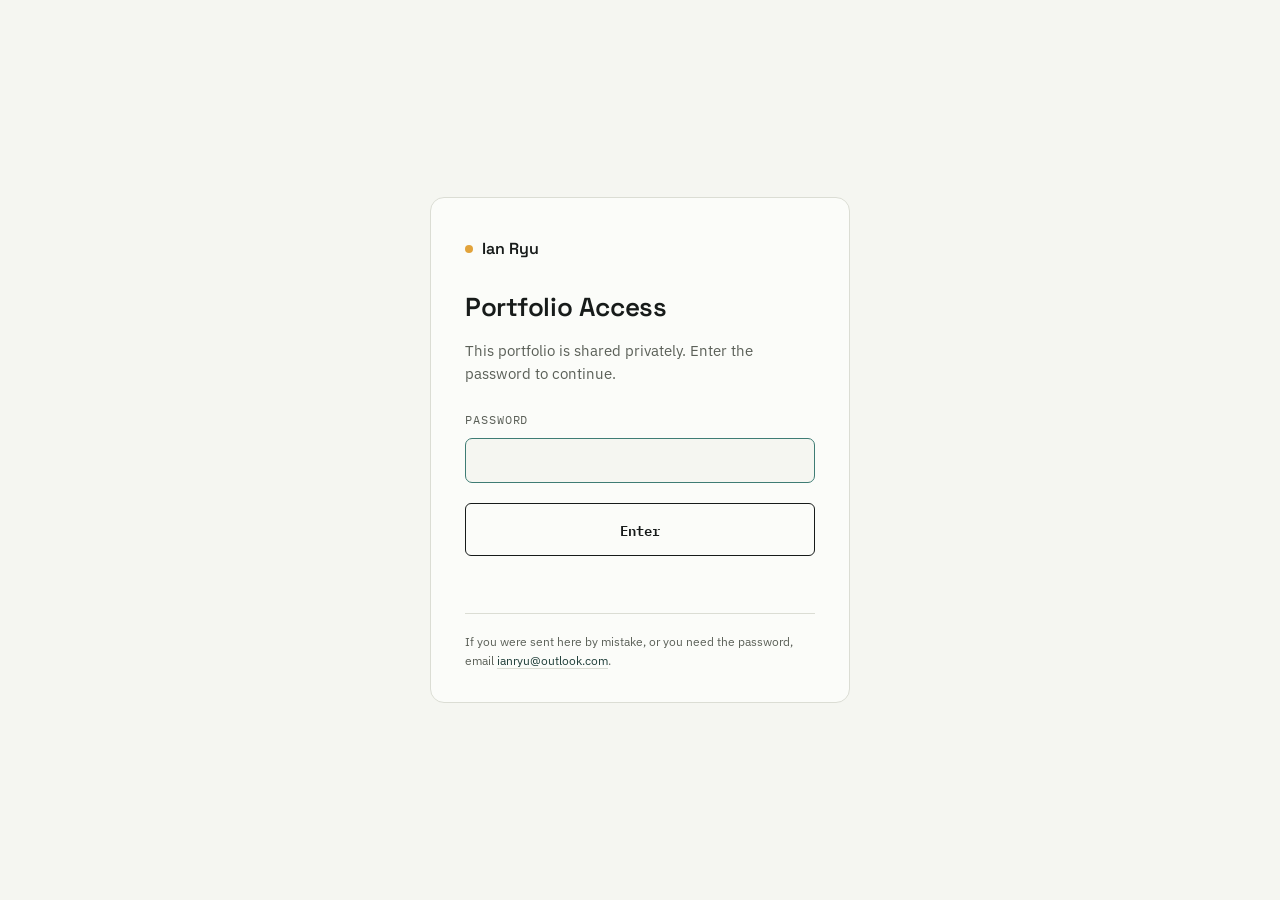
<file: projects/emeis.html>
<!DOCTYPE html>
<html lang="en" class="gated">
<head>
<meta charset="UTF-8">
<script src="../auth.js"></script>
<meta name="viewport" content="width=device-width, initial-scale=1.0">
<title>EMEIS fall-risk prediction application — Ian Ryu</title>
<link rel="preconnect" href="https://fonts.googleapis.com">
<link rel="preconnect" href="https://fonts.gstatic.com" crossorigin>
<link href="https://fonts.googleapis.com/css2?family=Space+Grotesk:wght@400;500;600;700&amp;family=IBM+Plex+Sans:wght@400;500;600&amp;family=IBM+Plex+Mono:wght@400;500&amp;display=swap" rel="stylesheet">
<link rel="stylesheet" href="../styles.css">
</head>
<body>
<noscript>This portfolio requires JavaScript to verify access. Please enable JavaScript, or email ianryu@outlook.com.</noscript>

<header class="site-nav">
  <div class="nav-inner">
    <a class="mark" href="../index.html#top"><span class="mark-dot"></span> Ian Ryu</a>
    <nav class="links">
      <a href="../index.html#projects">Projects</a>
      <a href="../about.html">About</a>
    </nav>
    <div class="social-links" aria-label="Social links">
      <a href="mailto:ianryu@outlook.com" aria-label="Email" title="Email"><svg aria-hidden="true" viewBox="0 0 24 24"><rect x="3" y="5" width="18" height="14" rx="2"/><path d="m4 7 8 6 8-6"/></svg></a>
      <a href="https://github.com/ian-ryu5" target="_blank" rel="noopener" aria-label="GitHub" title="GitHub"><svg aria-hidden="true" viewBox="0 0 24 24"><path d="M12 .297c-6.63 0-12 5.373-12 12 0 5.303 3.438 9.8 8.205 11.385.6.113.82-.258.82-.577 0-.285-.01-1.04-.015-2.04-3.338.724-4.042-1.61-4.042-1.61-.546-1.387-1.333-1.756-1.333-1.756-1.089-.744.084-.729.084-.729 1.205.084 1.838 1.237 1.838 1.237 1.07 1.834 2.807 1.304 3.492.997.108-.775.42-1.305.763-1.605-2.665-.303-5.467-1.334-5.467-5.93 0-1.31.469-2.381 1.236-3.221-.124-.303-.535-1.524.117-3.176 0 0 1.008-.322 3.301 1.23.957-.266 1.983-.399 3.003-.404 1.02.005 2.047.138 3.006.404 2.291-1.552 3.297-1.23 3.297-1.23.653 1.653.242 2.874.118 3.176.77.84 1.235 1.911 1.235 3.221 0 4.609-2.807 5.624-5.479 5.921.43.372.823 1.102.823 2.222 0 1.606-.014 2.898-.014 3.293 0 .322.216.694.825.576C20.565 22.092 24 17.592 24 12.297c0-6.627-5.373-12-12-12"/></svg></a>
      <a href="https://linkedin.com/in/ianryu1" target="_blank" rel="noopener" aria-label="LinkedIn" title="LinkedIn"><svg aria-hidden="true" viewBox="0 0 24 24"><path d="M20.447 20.452h-3.554v-5.569c0-1.328-.027-3.037-1.852-3.037-1.853 0-2.136 1.445-2.136 2.939v5.667H9.351V9h3.414v1.561h.046c.477-.9 1.637-1.85 3.37-1.85 3.601 0 4.267 2.37 4.267 5.455v6.286zM5.337 7.433c-1.144 0-2.063-.926-2.063-2.065 0-1.138.92-2.063 2.063-2.063 1.14 0 2.064.925 2.064 2.063 0 1.139-.925 2.065-2.064 2.065zm1.782 13.019H3.555V9h3.564v11.452zM22.225 0H1.771C.792 0 0 .774 0 1.729v20.542C0 23.227.792 24 1.771 24h20.451C23.2 24 24 23.227 24 22.271V1.729C24 .774 23.2 0 22.222 0h.003z"/></svg></a>
    </div>
  </div>
</header>

<div class="wrap project-page project-emeis" id="top">

  <section class="detail-hero">
    <a class="breadcrumb" href="../index.html#projects">← Back to all projects</a>
    <div class="tag-row" style="margin-top:22px;">
      <span class="tag-domain">Clinical / fall risk</span>
      <span class="tag-confidential">NDA project</span>
    </div>
    <h1 class="detail-title">EMEIS Fall-Risk Prediction Application</h1>
    <p class="detail-role">Emeis Internship — Data Preparation, Analysis &amp; ML Application Development · UCLouvain Openhub</p>
    <p class="detail-dates mono">Louvain-la-Neuve, Belgium · June – August 2026</p>
    <p class="detail-lede">A predictive analytics prototype designed to identify fall risk among nursing-home residents by combining multiple datasets, comparing machine-learning models, and presenting resident-level predictions in Streamlit.</p>
    <div class="project-summary">
      <div class="summary-item"><span class="summary-label mono">Problem</span><strong>Identify higher fall risk earlier</strong><span>Turn resident information into a measurable prediction.</span></div>
      <div class="summary-item"><span class="summary-label mono">Deliverable</span><strong>Interactive Streamlit prototype</strong><span>Overview and resident-level prediction views.</span></div>
      <div class="summary-item"><span class="summary-label mono">My contribution</span><strong>Data → model → application</strong><span>Preparation, analysis, integration, and debugging.</span></div>
    </div>
  </section>

  <section class="detail-section" id="overview" style="padding-top:0;">
    <div class="lede-block">
      <p>Falls can seriously affect older adults' health, independence, and quality of life. The EMEIS project focused on identifying residents who may be at higher risk so that earlier intervention and better-informed decisions could be supported.</p>
      <p style="margin-bottom:0;">The central challenge was turning resident information from multiple differently structured datasets into a reliable analytical dataset and a measurable prediction of fall risk. My work covered the data preparation and integration pipeline, exploratory analysis, model workflow, Streamlit interface, and debugging across these layers.</p>
    </div>
  </section>

  <section class="detail-section" id="process">
    <h2 class="detail-heading">What It Does</h2>
    <p>The Streamlit application provides an overall prediction overview and resident-level prediction/detail views, allowing users to explore model outputs in an interactive interface rather than working only with raw analysis files.</p>
    <p>The application also includes information about the model being used, helping connect the displayed predictions to the underlying machine-learning workflow. It was designed as a predictive analytics prototype to support analysis and decision-making, not to replace professional clinical judgment.</p>
  </section>

  <section class="detail-section">
    <h2 class="detail-heading">Process</h2>
    <ol class="process-list">
      <li class="process-step">
        <span class="step-num"></span>
        <div>
          <h3 class="step-title">Define The Prediction Problem</h3>
            <p>The project goal was to identify and understand fall risk among residents. I worked with the available resident information to distinguish potential features from the prediction target and to translate the broader fall-prevention objective into a measurable machine-learning task.</p>
        </div>
      </li>
      <li class="process-step">
        <span class="step-num"></span>
        <div>
          <h3 class="step-title">Understand And Clean The Datasets</h3>
            <p>I examined the available datasets to understand their columns, variables, data types, missing values, and relationships. I then cleaned and standardized raw data, handled missing or inconsistent values, aligned column names and formats, and removed unnecessary or duplicate information before modeling.</p>
        </div>
      </li>
      <li class="process-step">
        <span class="step-num"></span>
        <div>
          <h3 class="step-title">Sort, Match, And Merge Records</h3>
            <p>I determined the appropriate common identifiers between datasets and sorted records so corresponding observations could be aligned. I merged the sources into a more complete analytical dataset, then checked duplicate records, missing matches, inconsistencies, and the final observation and variable counts.</p>
        </div>
      </li>
      <li class="process-step">
        <span class="step-num"></span>
        <div>
          <h3 class="step-title">Explore The Integrated Data</h3>
            <p>Using Python-based data analysis tools, I examined distributions, patterns, and relationships in the resulting dataset. This exploratory analysis helped identify potentially important predictors and prepared the cleaned data for the modeling workflow.</p>
        </div>
      </li>
      <li class="process-step">
        <span class="step-num"></span>
        <div>
          <h3 class="step-title">Prepare And Compare Machine-Learning Models</h3>
            <p>I prepared the final dataset for predictive modeling and worked with multiple models to compare their ability to generate accurate predictions. The workflow used scikit-learn, XGBoost, and imbalanced-learn, with model predictions evaluated before the selected workflow was connected to the application.</p>
        </div>
      </li>
      <li class="process-step">
        <span class="step-num"></span>
        <div>
          <h3 class="step-title">Connect Predictions To Streamlit</h3>
            <p>I contributed to the Streamlit application that turned the machine-learning workflow into an interactive user-facing tool. I worked on the overall prediction overview, resident-level prediction/detail views, and model information so users could move from broader results to individual resident predictions.</p>
        </div>
      </li>
        <li class="process-step">
          <span class="step-num"></span>
          <div>
            <h3 class="step-title">Troubleshoot The Full Workflow</h3>
            <p>I diagnosed dependency issues involving joblib, Plotly, imbalanced-learn, and XGBoost, and investigated errors between the data-processing, prediction-generation, and Streamlit layers. I also debugged prediction issues involving variables such as <code>all_predictions</code> and tested components to verify that the application worked as an integrated prototype.</p>
        </div>
      </li>
    </ol>
  </section>

  <section class="detail-section" id="interface">
    <h2 class="detail-heading">Interface Preview</h2>
    <div class="callout teal">
      <p class="callout-title">Synthetic data only</p>
      <p style="margin-bottom:0;">Real resident data is under an internship NDA and never leaves that environment. Every screen below runs the actual prototype and the actual trained models against a fabricated dataset — invented resident IDs, invented clinical scores — generated solely to demo the interface. Nothing here is a real person.</p>
    </div>

    <figure class="fig">
      <img src="images/emeis/emeis-risk-dashboard.png" alt="Screenshot of the EMEIS fall-risk review dashboard, showing a queue of 14 synthetic residents ranked by estimated three-month fall risk, with filters for review category, data status, and review status." loading="lazy">
      <figcaption class="fig-caption">Risk dashboard — the review queue, filterable by risk category, data freshness, and review status.</figcaption>
    </figure>

    <figure class="fig">
      <img src="images/emeis/emeis-resident-detail.png" alt="Screenshot of an individual resident's fall-risk detail view, showing a risk-history line chart over time and a table of assessment freshness." loading="lazy">
      <figcaption class="fig-caption">Resident detail — risk trend over time against the workflow thresholds, plus an assessment-freshness table so reviewers can see how current the underlying data is.</figcaption>
    </figure>

    <figure class="fig">
      <img src="images/emeis/emeis-analyst-comparison.png" alt="Screenshot of the analyst comparison view, showing one synthetic resident's risk probability and queue rank compared across Random Forest, Logistic Regression, and XGBoost models." loading="lazy">
      <figcaption class="fig-caption">Analyst comparison — the same resident's probability and queue rank across all three models side by side, so a reviewer can see where the models disagree.</figcaption>
    </figure>
  </section>

  <section class="detail-section" id="models">
    <h2 class="detail-heading">Model Comparison</h2>
    <p>The modeling workflow compared multiple approaches for predicting resident fall risk. I used scikit-learn, XGBoost, and imbalanced-learn to prepare models, generate predictions, and evaluate how well the approaches supported the project objective.</p>
    <table class="data-table">
      <thead>
        <tr><th>Model</th><th class="num">Role in workflow</th></tr>
      </thead>
      <tbody>
        <tr><td>scikit-learn models</td><td class="num">Prepared and evaluated for prediction</td></tr>
        <tr><td>XGBoost</td><td class="num">Prepared and evaluated for prediction</td></tr>
        <tr><td>imbalanced-learn workflow</td><td class="num">Supported modeling with imbalanced data</td></tr>
      </tbody>
    </table>
    <p>Model predictions were compared as part of the evaluation workflow, then incorporated into the application's prediction pipeline. The results were intended to support analysis and earlier consideration of potentially higher-risk residents, not to make clinical decisions independently.</p>
  </section>

  <section class="detail-section detail-callout-section">
    <div class="callout">
      <p class="callout-title">Data and modeling considerations</p>
      <p style="margin-bottom:10px;">The quality of the predictions depended on the quality and consistency of the source data. Data preparation therefore included checking missing values, inconsistent formats, duplicate records, missing dataset matches, and the structure of the merged dataset before modeling.</p>
      <ul>
        <li><strong>Multiple source structures.</strong> Datasets had to be standardized before their corresponding records could be combined.</li>
        <li><strong>Missing and inconsistent values.</strong> These were identified and handled during preparation to make the final dataset usable for analysis and modeling.</li>
        <li><strong>Prediction context matters.</strong> Model outputs should be interpreted alongside resident information and professional judgment.</li>
      </ul>
    </div>
    <p>The resulting prototype demonstrated how cleaned resident data, predictive models, and an interactive application could work together to support fall-risk analysis.</p>
  </section>

  <section class="detail-section">
    <h2 class="detail-heading">Architecture</h2>
    <p>The Streamlit presentation layer is kept separate from data prep and inference, so a corrected model can be swapped in without redesigning the interface:</p>
    <pre class="code-block mono">streamlit_app.py
    ├── src/data_loader.py
    ├── src/feature_engineering.py
    ├── src/inference.py
    ├── src/model_comparison.py
    ├── src/review_store.py
    ├── src/risk_display.py
    └── src/settings.py</pre>
  </section>

  <section class="detail-section" id="role">
    <h2 class="detail-heading">Stack</h2>
    <div class="tech-row">
      <span class="tech-tag">Python</span><span class="tech-tag">scikit-learn</span>
      <span class="tech-tag">XGBoost</span><span class="tech-tag">imbalanced-learn</span>
      <span class="tech-tag">Streamlit</span><span class="tech-tag">SQL</span>
      <span class="tech-tag">Docker</span><span class="tech-tag">pytest</span><span class="tech-tag">GitHub Actions</span>
    </div>
  </section>

  <section class="detail-section">
    <h2 class="detail-heading">My Role &amp; What I'd Point To</h2>
    <p>I contributed to the data preparation and integration pipeline, including cleaning, sorting, matching, and merging datasets. I analyzed the resulting data, contributed to model preparation and evaluation, connected model outputs to the Streamlit interface, and debugged issues across the data-processing, machine-learning, and application layers. This work was completed collaboratively as part of the EMEIS project.</p>
  </section>

  <section class="detail-section emeis-final-section" style="border-top:1px solid var(--line); padding-top:40px;">
    <p class="emeis-nda-note">Built on real facility data under an internship NDA, so the underlying dataset and code stay private. Happy to walk through the data preparation, modeling workflow, Streamlit application, or debugging process directly — over a call or with a redacted notebook.</p>
    <div class="detail-footer-actions">
      <a class="btn btn-primary" href="../index.html#projects">← Return Home</a>
    </div>
  </section>

</div>

<footer></footer>

<a class="to-top mono" href="#top" id="toTop" aria-label="Back to top">↑</a>
<script>
  var toTop = document.getElementById('toTop');
  window.addEventListener('scroll', function(){
    if (window.scrollY > 500) { toTop.classList.add('visible'); }
    else { toTop.classList.remove('visible'); }
  });

  requestAnimationFrame(function(){ document.body.classList.add('page-loaded'); });
  var reducedMotion = window.matchMedia('(prefers-reduced-motion: reduce)').matches;
  if (!reducedMotion) {
    document.addEventListener('click', function(e){
      var a = e.target.closest('a');
      if (!a) return;
      var href = a.getAttribute('href');
      if (!href || href.charAt(0) === '#' || a.target === '_blank' || href.indexOf('mailto:') === 0 || href.indexOf('tel:') === 0 || e.metaKey || e.ctrlKey) return;
      e.preventDefault();
      document.body.classList.remove('page-loaded');
      setTimeout(function(){ window.location.href = href; }, 300);
    });
  }
</script>

</body>
</html>
</file>
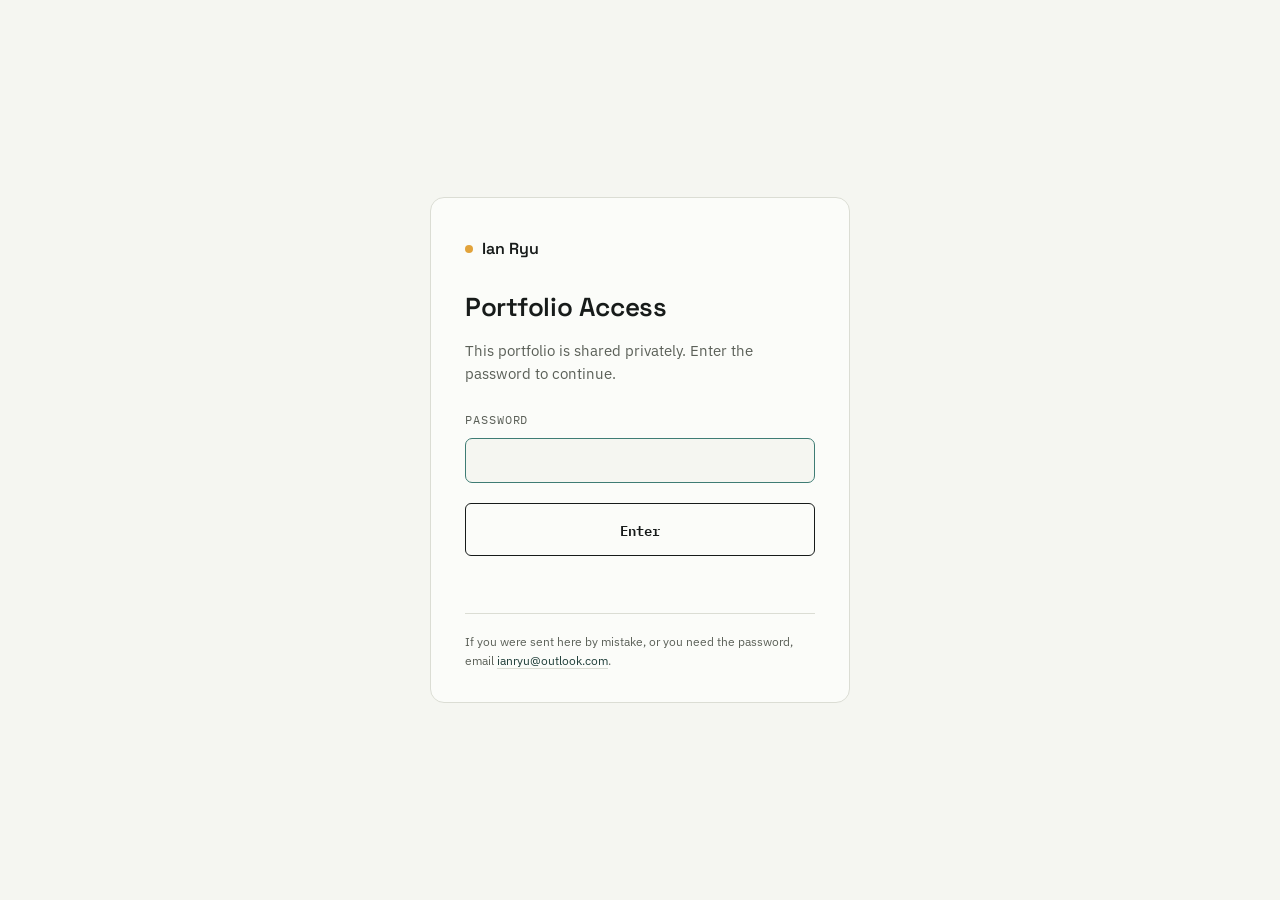
<file: projects/ev.html>
<!DOCTYPE html>
<html lang="en" class="gated">
<head>
<meta charset="UTF-8">
<script src="../auth.js"></script>
<meta name="viewport" content="width=device-width, initial-scale=1.0">
<title>Electric vehicle population exploration — Ian Ryu</title>
<link rel="preconnect" href="https://fonts.googleapis.com">
<link rel="preconnect" href="https://fonts.gstatic.com" crossorigin>
<link href="https://fonts.googleapis.com/css2?family=Space+Grotesk:wght@400;500;600;700&family=IBM+Plex+Sans:wght@400;500;600&family=IBM+Plex+Mono:wght@400;500&display=swap" rel="stylesheet">
<link rel="stylesheet" href="../styles.css">
</head>
<body>
<noscript>This portfolio requires JavaScript to verify access. Please enable JavaScript, or email ianryu@outlook.com.</noscript>

<header class="site-nav">
  <div class="nav-inner">
    <a class="mark" href="../index.html#top"><span class="mark-dot"></span> Ian Ryu</a>
    <nav class="links">
      <a href="../index.html#projects">Projects</a>
      <a href="../about.html">About</a>
    </nav>
    <div class="social-links" aria-label="Social links">
      <a href="mailto:ianryu@outlook.com" aria-label="Email" title="Email"><svg aria-hidden="true" viewBox="0 0 24 24"><rect x="3" y="5" width="18" height="14" rx="2"/><path d="m4 7 8 6 8-6"/></svg></a>
      <a href="https://github.com/ian-ryu5" target="_blank" rel="noopener" aria-label="GitHub" title="GitHub"><svg aria-hidden="true" viewBox="0 0 24 24"><path d="M12 .297c-6.63 0-12 5.373-12 12 0 5.303 3.438 9.8 8.205 11.385.6.113.82-.258.82-.577 0-.285-.01-1.04-.015-2.04-3.338.724-4.042-1.61-4.042-1.61-.546-1.387-1.333-1.756-1.333-1.756-1.089-.744.084-.729.084-.729 1.205.084 1.838 1.237 1.838 1.237 1.07 1.834 2.807 1.304 3.492.997.108-.775.42-1.305.763-1.605-2.665-.303-5.467-1.334-5.467-5.93 0-1.31.469-2.381 1.236-3.221-.124-.303-.535-1.524.117-3.176 0 0 1.008-.322 3.301 1.23.957-.266 1.983-.399 3.003-.404 1.02.005 2.047.138 3.006.404 2.291-1.552 3.297-1.23 3.297-1.23.653 1.653.242 2.874.118 3.176.77.84 1.235 1.911 1.235 3.221 0 4.609-2.807 5.624-5.479 5.921.43.372.823 1.102.823 2.222 0 1.606-.014 2.898-.014 3.293 0 .322.216.694.825.576C20.565 22.092 24 17.592 24 12.297c0-6.627-5.373-12-12-12"/></svg></a>
      <a href="https://linkedin.com/in/ianryu1" target="_blank" rel="noopener" aria-label="LinkedIn" title="LinkedIn"><svg aria-hidden="true" viewBox="0 0 24 24"><path d="M20.447 20.452h-3.554v-5.569c0-1.328-.027-3.037-1.852-3.037-1.853 0-2.136 1.445-2.136 2.939v5.667H9.351V9h3.414v1.561h.046c.477-.9 1.637-1.85 3.37-1.85 3.601 0 4.267 2.37 4.267 5.455v6.286zM5.337 7.433c-1.144 0-2.063-.926-2.063-2.065 0-1.138.92-2.063 2.063-2.063 1.14 0 2.064.925 2.064 2.063 0 1.139-.925 2.065-2.064 2.065zm1.782 13.019H3.555V9h3.564v11.452zM22.225 0H1.771C.792 0 0 .774 0 1.729v20.542C0 23.227.792 24 1.771 24h20.451C23.2 24 24 23.227 24 22.271V1.729C24 .774 23.2 0 22.222 0h.003z"/></svg></a>
    </div>
  </div>
</header>

<div class="wrap project-page" id="top">

  <section class="detail-hero">
    <a class="breadcrumb" href="../index.html#projects">← Back to all projects</a>
    <div class="tag-row" style="margin-top:22px;">
      <span class="tag-domain">Public data / classification</span>
    </div>
    <h1 class="detail-title">Electric Vehicle Population Exploration</h1>
    <p class="detail-role">Independent Project</p>
    <p class="detail-dates mono">Oct 2024 – Nov 2024</p>
    <p class="detail-lede">An exploration of Washington State's public EV registration data — range patterns by manufacturer, a Clean Alternative Fuel Vehicle eligibility classifier, and an explicitly illustrative look at registration growth.</p>
  </section>

  <section class="detail-section" style="padding-top:0;">
    <div class="lede-block">
      <p>I built this as a self-contained example of taking a public dataset from raw CSV to a defensible modeling result in a short window, with a specific constraint I set for myself: don't let the target variable leak into the features. Washington's CAFV eligibility field is derived directly from electric range using a published threshold, so a model that's allowed to see range isn't predicting anything — it's just re-deriving arithmetic. Making the problem genuinely hard by removing that shortcut, and still landing at 0.994 ROC AUC, was the interesting result.</p>
      <p style="margin-bottom:0;">The growth-trend chart is included for the opposite reason: to show I know the difference between a real forecast and a back-of-envelope extrapolation, and I say so directly in the write-up rather than letting a confident-looking chart imply more than it should.</p>
    </div>
  </section>

  <section class="detail-section">
    <h2 class="detail-heading">Dataset</h2>
    <p>~112,000 EV registration records, about 99.7% from Washington State, with make, model, model year, vehicle type (BEV/PHEV), electric range, base MSRP, county, CAFV eligibility, and electric utility. I pulled this from the state's public open-data portal, then handled the usual real-world mess: inconsistent make/model capitalization, a long tail of low-volume manufacturers, and a partial-year final snapshot that needed to be excluded from any trend analysis rather than treated as a real data point.</p>
  </section>

  <section class="detail-section">
    <h2 class="detail-heading">Exploratory Findings</h2>
    <ul>
      <li>Electric range varies widely across the fleet, with a clear split between shorter-range PHEVs and longer-range BEVs.</li>
      <li>Average range differs by both make and vehicle type — the manufacturer with the longest BEV range isn't necessarily the one with the longest PHEV range.</li>
      <li>Tesla dominates the dataset by registration volume, which matters when interpreting any make-level comparison — smaller manufacturers have far less data behind their averages.</li>
    </ul>

    <figure class="fig fig--narrow">
      <img src="images/ev/ev-range-histogram.png" alt="Histogram of electric range across the vehicle fleet, showing a large cluster near zero miles and a second cluster around 200-250 miles." loading="lazy">
      <figcaption class="fig-caption">Electric range distribution — the cluster near zero is short-range PHEVs, and the cluster around 200–250 miles is long-range BEVs.</figcaption>
    </figure>

    <figure class="fig">
      <img src="images/ev/ev-range-by-maker.png" alt="Horizontal bar chart of the top 10 car makers by average electric range, led by Jaguar, Tesla, and Chevrolet." loading="lazy">
      <figcaption class="fig-caption">Top 10 makers by average electric range.</figcaption>
    </figure>
  </section>

  <section class="detail-section">
    <h2 class="detail-heading">CAFV Eligibility Classifier</h2>
    <p>Electric range directly defines CAFV eligibility, so including it would just let the model relearn the government's own threshold. To make it a real prediction problem, the model uses only <strong>Make, Model Year, Vehicle Type, and MSRP</strong> — asking whether eligibility can be predicted from a vehicle's basic specs and price alone.</p>
    <table class="data-table">
      <thead>
        <tr><th>Class</th><th class="num">Precision</th><th class="num">Recall</th><th class="num">F1</th><th class="num">Support</th></tr>
      </thead>
      <tbody>
        <tr><td>Not eligible</td><td class="num">0.86</td><td class="num">0.94</td><td class="num">0.90</td><td class="num">2,952</td></tr>
        <tr><td>Eligible</td><td class="num">0.98</td><td class="num">0.96</td><td class="num">0.97</td><td class="num">11,728</td></tr>
      </tbody>
    </table>
    <div class="metric-row" style="margin-bottom:24px;">
      <div class="metric"><span class="flag"></span><span class="metric-val">0.994</span><span class="metric-label">ROC AUC</span></div>
      <div class="metric"><span class="flag"></span><span class="metric-val">0.96</span><span class="metric-label">overall accuracy</span></div>
      <div class="metric"><span class="flag"></span><span class="metric-val">14,680</span><span class="metric-label">evaluated rows</span></div>
    </div>
    <p>A ROC AUC of 0.994 without ever seeing electric range suggests eligibility is largely predictable from basic specs and price alone — most likely because make, model year, and MSRP are already strong proxies for range in this market.</p>

    <figure class="fig fig--narrow">
      <img src="images/ev/ev-roc-curve.png" alt="ROC curve for the CAFV eligibility classifier, bowing sharply toward the top-left corner with an AUC of 0.99." loading="lazy">
      <figcaption class="fig-caption">ROC curve for the CAFV eligibility classifier — AUC 0.99, built without using Electric Range as a feature.</figcaption>
    </figure>
  </section>

  <section class="detail-section">
    <h2 class="detail-heading">Registration Growth Trend</h2>
    <p>A naive linear extrapolation of the last 10 complete registration years puts Volkswagen, Toyota, and Tesla on the steepest upward lines, with Nissan flat to declining.</p>
    <div class="callout">
      <p class="callout-title">Read as illustrative, not predictive</p>
      <p style="margin-bottom:0;">This reflects Washington State registrations only, fits a straight line through 10 years of counts, and ignores real-world factors like new model launches, competition, supply constraints, and incentive changes. It demonstrates a technique more than it forecasts an outcome — the most recent model year was also excluded from the fit since it's a partial-year snapshot, not a complete year.</p>
    </div>

    <figure class="fig">
      <img src="images/ev/ev-growth-trend.png" alt="Horizontal bar chart of naive 10-year projected percent change in registrations by make, with Volkswagen and Toyota trending up and Nissan trending down." loading="lazy">
      <figcaption class="fig-caption">Naive linear projection of 10-year registration change by make — a technique demo, not a forecast.</figcaption>
    </figure>
  </section>

  <section class="detail-section">
    <h2 class="detail-heading">Limitations</h2>
    <ul>
      <li>Geographic scope is almost entirely Washington State — findings may not generalize nationally.</li>
      <li>The most recent model year in the data is a partial-year snapshot.</li>
      <li>Make-level comparisons are affected by very uneven sample sizes across manufacturers.</li>
    </ul>
  </section>

  <section class="detail-section">
    <h2 class="detail-heading">Stack</h2>
    <div class="tech-row">
      <span class="tech-tag">Python</span><span class="tech-tag">pandas</span>
      <span class="tech-tag">scikit-learn</span><span class="tech-tag">seaborn</span>
      <span class="tech-tag">Logistic Regression</span>
    </div>
  </section>

  <section class="detail-section" style="border-top:1px solid var(--line); padding-top:40px;">
    <p>Solo project — data sourcing, cleaning, exploratory analysis, the classifier, and the growth-trend model are all mine, built in about a week. Code and notebooks are on GitHub.</p>
    <div class="detail-footer-actions">
      <a class="btn btn-primary" href="../index.html#projects">← Return Home</a>
    </div>
  </section>

</div>

<footer></footer>

<a class="to-top mono" href="#top" id="toTop" aria-label="Back to top">↑</a>
<script>
  var toTop = document.getElementById('toTop');
  window.addEventListener('scroll', function(){
    if (window.scrollY > 500) { toTop.classList.add('visible'); }
    else { toTop.classList.remove('visible'); }
  });

  requestAnimationFrame(function(){ document.body.classList.add('page-loaded'); });
  var reducedMotion = window.matchMedia('(prefers-reduced-motion: reduce)').matches;
  if (!reducedMotion) {
    document.addEventListener('click', function(e){
      var a = e.target.closest('a');
      if (!a) return;
      var href = a.getAttribute('href');
      if (!href || href.charAt(0) === '#' || a.target === '_blank' || href.indexOf('mailto:') === 0 || href.indexOf('tel:') === 0 || e.metaKey || e.ctrlKey) return;
      e.preventDefault();
      document.body.classList.remove('page-loaded');
      setTimeout(function(){ window.location.href = href; }, 300);
    });
  }
</script>

</body>
</html>
</file>
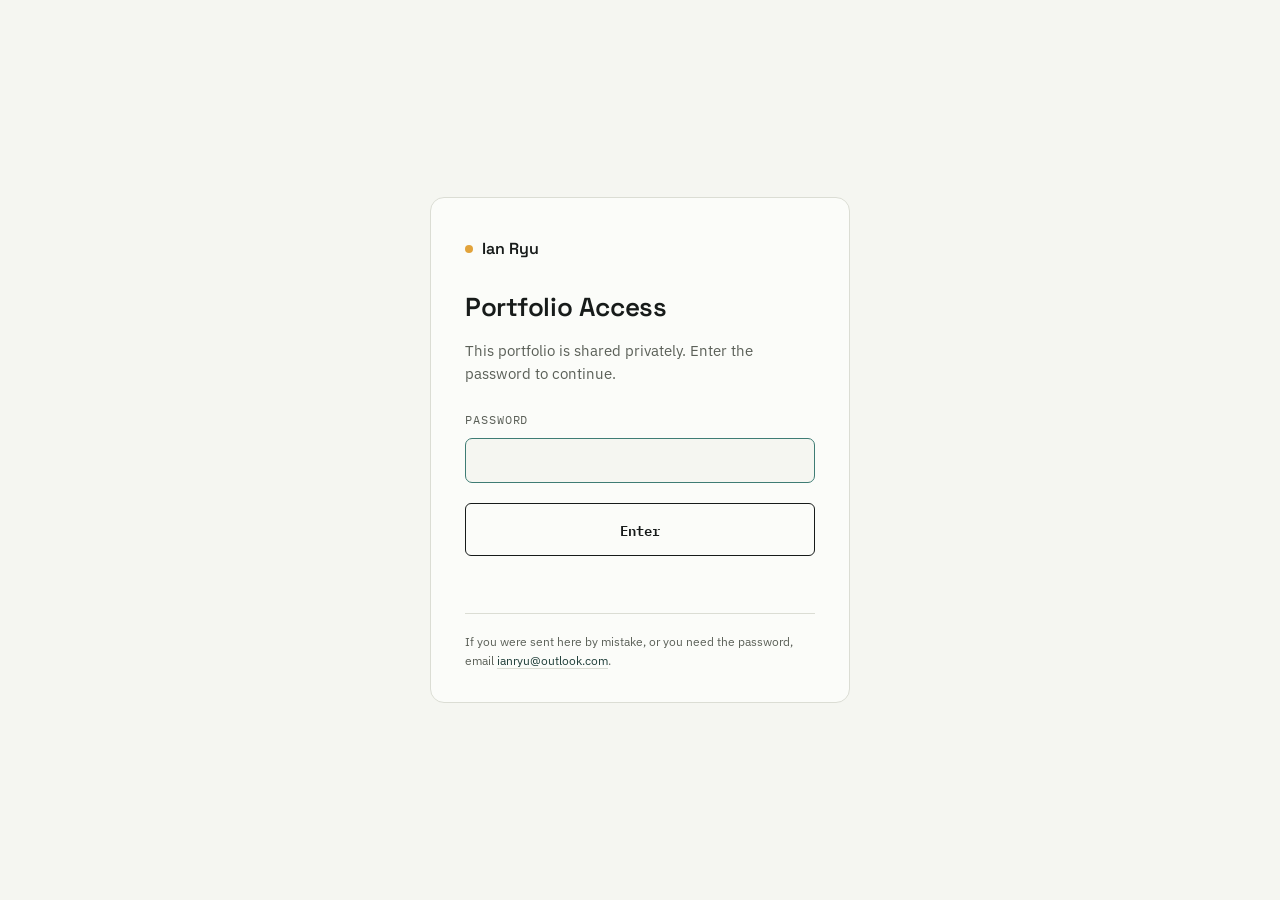
<file: projects/nba.html>
<!DOCTYPE html>
<html lang="en" class="gated">
<head>
<meta charset="UTF-8">
<script src="../auth.js"></script>
<meta name="viewport" content="width=device-width, initial-scale=1.0">
<title>NBA points prediction model — Ian Ryu</title>
<link rel="preconnect" href="https://fonts.googleapis.com">
<link rel="preconnect" href="https://fonts.gstatic.com" crossorigin>
<link href="https://fonts.googleapis.com/css2?family=Space+Grotesk:wght@400;500;600;700&family=IBM+Plex+Sans:wght@400;500;600&family=IBM+Plex+Mono:wght@400;500&display=swap" rel="stylesheet">
<link rel="stylesheet" href="../styles.css">
</head>
<body>
<noscript>This portfolio requires JavaScript to verify access. Please enable JavaScript, or email ianryu@outlook.com.</noscript>

<header class="site-nav">
  <div class="nav-inner">
    <a class="mark" href="../index.html#top"><span class="mark-dot"></span> Ian Ryu</a>
    <nav class="links">
      <a href="../index.html#projects">Projects</a>
      <a href="../about.html">About</a>
    </nav>
    <div class="social-links" aria-label="Social links">
      <a href="mailto:ianryu@outlook.com" aria-label="Email" title="Email"><svg aria-hidden="true" viewBox="0 0 24 24"><rect x="3" y="5" width="18" height="14" rx="2"/><path d="m4 7 8 6 8-6"/></svg></a>
      <a href="https://github.com/ian-ryu5" target="_blank" rel="noopener" aria-label="GitHub" title="GitHub"><svg aria-hidden="true" viewBox="0 0 24 24"><path d="M12 .297c-6.63 0-12 5.373-12 12 0 5.303 3.438 9.8 8.205 11.385.6.113.82-.258.82-.577 0-.285-.01-1.04-.015-2.04-3.338.724-4.042-1.61-4.042-1.61-.546-1.387-1.333-1.756-1.333-1.756-1.089-.744.084-.729.084-.729 1.205.084 1.838 1.237 1.838 1.237 1.07 1.834 2.807 1.304 3.492.997.108-.775.42-1.305.763-1.605-2.665-.303-5.467-1.334-5.467-5.93 0-1.31.469-2.381 1.236-3.221-.124-.303-.535-1.524.117-3.176 0 0 1.008-.322 3.301 1.23.957-.266 1.983-.399 3.003-.404 1.02.005 2.047.138 3.006.404 2.291-1.552 3.297-1.23 3.297-1.23.653 1.653.242 2.874.118 3.176.77.84 1.235 1.911 1.235 3.221 0 4.609-2.807 5.624-5.479 5.921.43.372.823 1.102.823 2.222 0 1.606-.014 2.898-.014 3.293 0 .322.216.694.825.576C20.565 22.092 24 17.592 24 12.297c0-6.627-5.373-12-12-12"/></svg></a>
      <a href="https://linkedin.com/in/ianryu1" target="_blank" rel="noopener" aria-label="LinkedIn" title="LinkedIn"><svg aria-hidden="true" viewBox="0 0 24 24"><path d="M20.447 20.452h-3.554v-5.569c0-1.328-.027-3.037-1.852-3.037-1.853 0-2.136 1.445-2.136 2.939v5.667H9.351V9h3.414v1.561h.046c.477-.9 1.637-1.85 3.37-1.85 3.601 0 4.267 2.37 4.267 5.455v6.286zM5.337 7.433c-1.144 0-2.063-.926-2.063-2.065 0-1.138.92-2.063 2.063-2.063 1.14 0 2.064.925 2.064 2.063 0 1.139-.925 2.065-2.064 2.065zm1.782 13.019H3.555V9h3.564v11.452zM22.225 0H1.771C.792 0 0 .774 0 1.729v20.542C0 23.227.792 24 1.771 24h20.451C23.2 24 24 23.227 24 22.271V1.729C24 .774 23.2 0 22.222 0h.003z"/></svg></a>
    </div>
  </div>
</header>

<div class="wrap project-page" id="top">

  <section class="detail-hero">
    <a class="breadcrumb" href="../index.html#projects">← Back to all projects</a>
    <div class="tag-row" style="margin-top:22px;">
      <span class="tag-domain">Sports analytics / regression</span>
    </div>
    <h1 class="detail-title">NBA Points Prediction Model</h1>
    <p class="detail-role">Independent Project</p>
    <p class="detail-dates mono">April – May 2026</p>
    <p class="detail-lede">A probabilistic model predicting how many points the home and away team will each score in an NBA game — a point estimate plus a calibrated uncertainty band, not just a single number.</p>
  </section>

  <section class="detail-section" style="padding-top:0;">
    <div class="lede-block">
      <p>Most sports-prediction projects I'd seen stopped at a single point estimate and called it done. I wanted to build something closer to what an actual forecaster would ship: a prediction that admits how uncertain it is, and is honest when a simpler model beats a fancier one. This was a solo, self-directed project — I picked the problem, sourced and cleaned the data, and made every modeling call myself, specifically to practice the full lifecycle rather than just the model-fitting step.</p>
      <p style="margin-bottom:0;">I also treated the Ridge Regression baseline as a real competitor, not a formality. When it came out ahead of the Gradient Boosting model on two of the four evaluation metrics, that went in the results section, not a footnote.</p>
    </div>
  </section>

  <section class="detail-section">
    <h2 class="detail-heading">Approach</h2>
    <ul>
      <li><strong>Feature engineering</strong> — 5- and 10-game rolling offensive and defensive statistics, computed with a one-game lag so no information from the predicted game leaks in.</li>
      <li><strong>Model</strong> — two separate Gradient Boosting Regressors, one for home-team points and one for away-team points.</li>
      <li><strong>Uncertainty</strong> — each team's rolling scoring standard deviation combined with the model's residual error: σ = √(σ_team² + σ_residual²).</li>
      <li><strong>Validation</strong> — a chronological 80/20 split (train on the past, test on the future), verified to have no date overlap between the two sets.</li>
      <li><strong>Metrics</strong> — RMSE, MAE, log-likelihood, and coverage of the 90% prediction interval.</li>
    </ul>
    <p>The dataset covers 14,746 team-game rows (7,373 games, 33 teams) from December 2020 through March 2026. After requiring sufficient rolling history, 7,289 games and 42 engineered features (21 per team side) remained for modeling.</p>

    <figure class="fig">
      <img src="images/nba/nba-scoring-distribution.png" alt="Two histograms: distribution of team points scored, and a comparison of home versus away scoring distributions." loading="lazy">
      <figcaption class="fig-caption">Target distribution — team points skew slightly right of a mean around 113, with home teams scoring about 2 points more on average than away teams.</figcaption>
    </figure>
  </section>

  <section class="detail-section">
    <h2 class="detail-heading">Results</h2>
    <table class="data-table">
      <thead>
        <tr><th>Model</th><th>Side</th><th class="num">RMSE</th><th class="num">MAE</th><th class="num">Log-likelihood</th><th class="num">90% PI coverage</th></tr>
      </thead>
      <tbody>
        <tr><td>Ridge baseline</td><td>Home</td><td class="num">12.292</td><td class="num">—</td><td class="num">-3.9308</td><td class="num">—</td></tr>
        <tr><td>Ridge baseline</td><td>Away</td><td class="num">12.219</td><td class="num">—</td><td class="num">-3.9235</td><td class="num">—</td></tr>
        <tr><td>Gradient Boosting</td><td>Home</td><td class="num">12.545</td><td class="num">10.060</td><td class="num">-3.9956</td><td class="num">95.0%</td></tr>
        <tr><td>Gradient Boosting</td><td>Away</td><td class="num">12.441</td><td class="num">9.749</td><td class="num">-3.9911</td><td class="num">94.8%</td></tr>
      </tbody>
    </table>
    <div class="callout">
      <p class="callout-title">Reading these numbers honestly</p>
      <p style="margin-bottom:0;">The Ridge Regression baseline actually edges out the final Gradient Boosting model on both RMSE and log-likelihood — the added nonlinear complexity didn't pay for itself on this evaluation. The prediction intervals also ran conservative: a nominal 90% interval covered 94.8–95.0% of actual outcomes, meaning the model is slightly under-confident rather than over-confident. Reporting the baseline comparison plainly, rather than only the model that "sounds more advanced," was a deliberate choice here.</p>
    </div>

    <figure class="fig">
      <img src="images/nba/nba-model-evaluation.png" alt="Four panels: predicted versus actual points for home and away teams, and residual histograms with a fitted normal curve for each." loading="lazy">
      <figcaption class="fig-caption">Predicted vs. actual points and residual distributions on the held-out test set — the wide scatter around the "perfect prediction" line reflects how much of NBA scoring is genuinely hard to predict from team-level rolling stats alone.</figcaption>
    </figure>

    <figure class="fig">
      <img src="images/nba/nba-calibration-curve.png" alt="Calibration curve comparing nominal coverage level to empirical coverage for the home and away models, both tracking close to the diagonal." loading="lazy">
      <figcaption class="fig-caption">Calibration curve — both models sit consistently above the diagonal, confirming the conservative (slightly over-covering) intervals reported above.</figcaption>
    </figure>
  </section>

  <section class="detail-section">
    <h2 class="detail-heading">What The Model Learned</h2>
    <figure class="fig">
      <img src="images/nba/nba-feature-importance.png" alt="Two horizontal bar charts of the top 15 features by importance for the home and away scoring models." loading="lazy">
      <figcaption class="fig-caption">Top 15 features by importance for each model — each side's own recent scoring rate dominates, followed by the opponent's defensive rating and pace.</figcaption>
    </figure>
    <figure class="fig">
      <img src="images/nba/nba-example-predictions.png" alt="Three probability density curves showing predicted point distributions for home and away teams in three example games, with dashed lines marking actual results." loading="lazy">
      <figcaption class="fig-caption">Predicted scoring distributions for three held-out games, with actual results marked — the model's uncertainty band, not just its point estimate, is the actual output.</figcaption>
    </figure>
  </section>

  <section class="detail-section">
    <h2 class="detail-heading">Limitations</h2>
    <ul>
      <li>Assumes roughly normal scoring distributions; NBA scoring may be somewhat skewed, and an alternative distribution could fit better.</li>
      <li>No player-level data — injuries, lineup changes, and star-player availability aren't represented.</li>
      <li>Limited opponent-specific context, and no adjustment for back-to-backs or travel fatigue.</li>
      <li>A single uncertainty calibration is applied across teams, even though volatility likely differs by team.</li>
    </ul>
  </section>

  <section class="detail-section">
    <h2 class="detail-heading">What I'd Do Next</h2>
    <p>The honest baseline comparison points directly at where the next iteration should go: player-level availability data (the biggest gap called out above), a per-team volatility model instead of one global uncertainty calibration, and testing a non-normal scoring distribution against the current normal assumption. I'd also want to re-run the baseline comparison after those changes — it's entirely possible Ridge keeps winning, and that would be worth knowing too.</p>
  </section>

  <section class="detail-section">
    <h2 class="detail-heading">Stack</h2>
    <div class="tech-row">
      <span class="tech-tag">Python</span><span class="tech-tag">pandas</span>
      <span class="tech-tag">scikit-learn</span><span class="tech-tag">Gradient Boosting</span>
      <span class="tech-tag">Ridge Regression</span>
    </div>
  </section>

  <section class="detail-section" style="border-top:1px solid var(--line); padding-top:40px;">
    <p>Solo project, end to end — data collection and cleaning, feature engineering, both models, uncertainty calibration, and the evaluation write-up above are all mine. Code and notebooks are on GitHub.</p>
    <div class="detail-footer-actions">
      <a class="btn btn-primary" href="../index.html#projects">← Return Home</a>
    </div>
  </section>

</div>

<footer></footer>

<a class="to-top mono" href="#top" id="toTop" aria-label="Back to top">↑</a>
<script>
  var toTop = document.getElementById('toTop');
  window.addEventListener('scroll', function(){
    if (window.scrollY > 500) { toTop.classList.add('visible'); }
    else { toTop.classList.remove('visible'); }
  });

  requestAnimationFrame(function(){ document.body.classList.add('page-loaded'); });
  var reducedMotion = window.matchMedia('(prefers-reduced-motion: reduce)').matches;
  if (!reducedMotion) {
    document.addEventListener('click', function(e){
      var a = e.target.closest('a');
      if (!a) return;
      var href = a.getAttribute('href');
      if (!href || href.charAt(0) === '#' || a.target === '_blank' || href.indexOf('mailto:') === 0 || href.indexOf('tel:') === 0 || e.metaKey || e.ctrlKey) return;
      e.preventDefault();
      document.body.classList.remove('page-loaded');
      setTimeout(function(){ window.location.href = href; }, 300);
    });
  }
</script>

</body>
</html>
</file>
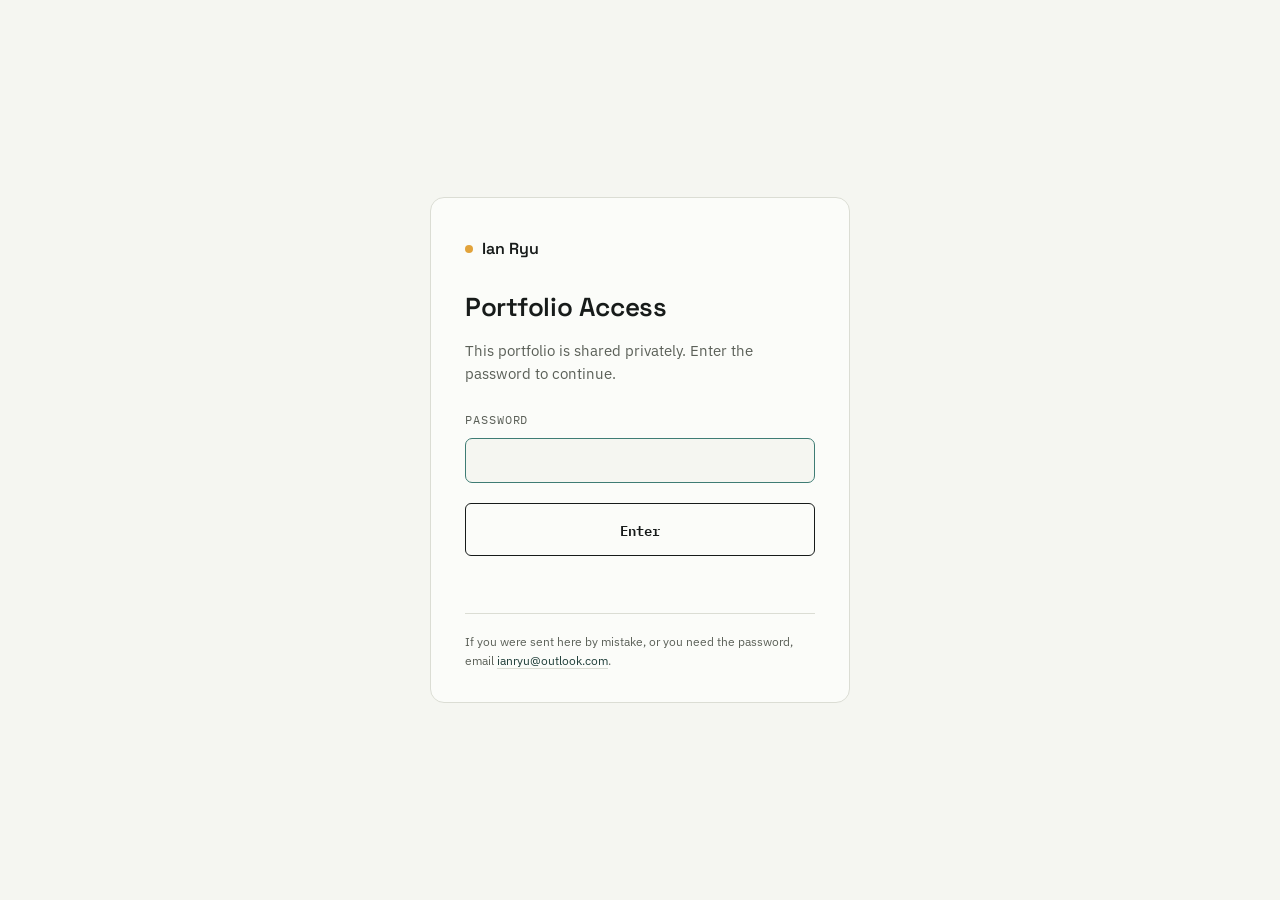
<file: projects/parasensor.html>
<!DOCTYPE html>
<html lang="en" class="gated">
<head>
<meta charset="UTF-8">
<script src="../auth.js"></script>
<meta name="viewport" content="width=device-width, initial-scale=1.0">
<title>ParaSensor activity classification — Ian Ryu</title>
<meta name="description" content="An anonymized wearable-sensor activity-classification pipeline developed during an Emeis internship.">
<link rel="preconnect" href="https://fonts.googleapis.com">
<link rel="preconnect" href="https://fonts.gstatic.com" crossorigin>
<link href="https://fonts.googleapis.com/css2?family=Space+Grotesk:wght@400;500;600;700&amp;family=IBM+Plex+Sans:wght@400;500;600&amp;family=IBM+Plex+Mono:wght@400;500&amp;display=swap" rel="stylesheet">
<link rel="stylesheet" href="../styles.css">
</head>
<body>
<noscript>This portfolio requires JavaScript to verify access. Please enable JavaScript, or email ianryu@outlook.com.</noscript>

<header class="site-nav">
  <div class="nav-inner">
    <a class="mark" href="../index.html#top"><span class="mark-dot"></span> Ian Ryu</a>
    <nav class="links">
      <a href="../index.html#projects">Projects</a>
      <a href="../about.html">About</a>
    </nav>
    <div class="social-links" aria-label="Social links">
      <a href="mailto:ianryu@outlook.com" aria-label="Email" title="Email"><svg aria-hidden="true" viewBox="0 0 24 24"><rect x="3" y="5" width="18" height="14" rx="2"/><path d="m4 7 8 6 8-6"/></svg></a>
      <a href="https://github.com/ian-ryu5" target="_blank" rel="noopener" aria-label="GitHub" title="GitHub"><svg aria-hidden="true" viewBox="0 0 24 24"><path d="M12 .297c-6.63 0-12 5.373-12 12 0 5.303 3.438 9.8 8.205 11.385.6.113.82-.258.82-.577 0-.285-.01-1.04-.015-2.04-3.338.724-4.042-1.61-4.042-1.61-.546-1.387-1.333-1.756-1.333-1.756-1.089-.744.084-.729.084-.729 1.205.084 1.838 1.237 1.838 1.237 1.07 1.834 2.807 1.304 3.492.997.108-.775.42-1.305.763-1.605-2.665-.303-5.467-1.334-5.467-5.93 0-1.31.469-2.381 1.236-3.221-.124-.303-.535-1.524.117-3.176 0 0 1.008-.322 3.301 1.23.957-.266 1.983-.399 3.003-.404 1.02.005 2.047.138 3.006.404 2.291-1.552 3.297-1.23 3.297-1.23.653 1.653.242 2.874.118 3.176.77.84 1.235 1.911 1.235 3.221 0 4.609-2.807 5.624-5.479 5.921.43.372.823 1.102.823 2.222 0 1.606-.014 2.898-.014 3.293 0 .322.216.694.825.576C20.565 22.092 24 17.592 24 12.297c0-6.627-5.373-12-12-12"/></svg></a>
      <a href="https://linkedin.com/in/ianryu1" target="_blank" rel="noopener" aria-label="LinkedIn" title="LinkedIn"><svg aria-hidden="true" viewBox="0 0 24 24"><path d="M20.447 20.452h-3.554v-5.569c0-1.328-.027-3.037-1.852-3.037-1.853 0-2.136 1.445-2.136 2.939v5.667H9.351V9h3.414v1.561h.046c.477-.9 1.637-1.85 3.37-1.85 3.601 0 4.267 2.37 4.267 5.455v6.286zM5.337 7.433c-1.144 0-2.063-.926-2.063-2.065 0-1.138.92-2.063 2.063-2.063 1.14 0 2.064.925 2.064 2.063 0 1.139-.925 2.065-2.064 2.065zm1.782 13.019H3.555V9h3.564v11.452zM22.225 0H1.771C.792 0 0 .774 0 1.729v20.542C0 23.227.792 24 1.771 24h20.451C23.2 24 24 23.227 24 22.271V1.729C24 .774 23.2 0 22.222 0h.003z"/></svg></a>
    </div>
  </div>
</header>

<main class="wrap project-page project-parasensor" id="top">
  <section class="detail-hero">
    <a class="breadcrumb" href="../index.html#projects">← Back to all projects</a>
    <div class="tag-row" style="margin-top:22px;">
      <span class="tag-domain">Wearable sensors / classification</span>
      <span class="tag-confidential">NDA project</span>
    </div>
    <h1 class="detail-title">ParaSensor Activity Classification</h1>
    <p class="detail-role">Emeis Internship — Wearable-Sensor Data Processing &amp; Machine-Learning Pipeline</p>
    <p class="detail-dates mono">July – August 2026</p>
    <p class="detail-lede">A signal-processing and classification pipeline for distinguishing everyday activities from synchronized wearable-sensor recordings across healthy and stroke-patient populations.</p>
  </section>

  <section class="detail-section" style="padding-top:0;">
    <div class="callout teal">
      <p class="callout-title">NDA-safe overview</p>
      <p style="margin-bottom:0;">This page intentionally contains no participant identifiers, raw recordings, personal health information, local file paths, or proprietary source code. The details below are limited to aggregate results and high-level methodology.</p>
    </div>
    <div class="lede-block">
      <p>The project used wearable accelerometer, gyroscope, and insole-pressure signals to classify activities such as lying, sitting, standing, walking at different speeds, and stepping in place.</p>
      <p style="margin-bottom:0;">The same processing workflow was run for healthy patients, stroke patients, and a combined population. The combined model created one shared feature space while accounting for differences between the two groups.</p>
    </div>
  </section>

  <section class="detail-section">
    <h2 class="detail-heading">Pipeline</h2>
    <ol class="process-list">
      <li class="process-step">
        <span class="step-num"></span>
        <div>
          <h3 class="step-title">Synchronize Sensor Streams</h3>
          <p>Activity timing information was used to align body-worn and insole signals onto a shared 90 Hz clock. Insole channels were resampled before the streams were combined into a wide per-subject representation.</p>
        </div>
      </li>
      <li class="process-step">
        <span class="step-num"></span>
        <div>
          <h3 class="step-title">Filter And Prepare Signals</h3>
          <p>Sensor channels were cleaned with a median filter followed by Savitzky–Golay smoothing to reduce spikes and noise. Missing values were handled during filtering and preserved as missing afterward so genuine data gaps were not silently replaced.</p>
        </div>
      </li>
      <li class="process-step">
        <span class="step-num"></span>
        <div>
          <h3 class="step-title">Remove Transitions And Create Windows</h3>
          <p>Samples between labeled activities were removed so transition movements did not become training examples. The remaining activity signals were divided into overlapping 5-second windows and downsampled from 90 Hz to 10 Hz for feature representation.</p>
        </div>
      </li>
      <li class="process-step">
        <span class="step-num"></span>
        <div>
          <h3 class="step-title">Reduce The Feature Space</h3>
          <p>Windowed features were standardized using the training data and reduced with Principal Component Analysis. The number of components was selected to explain 90% of the variance, with visual diagnostics used to inspect activity separation.</p>
        </div>
      </li>
      <li class="process-step">
        <span class="step-num"></span>
        <div>
          <h3 class="step-title">Train And Evaluate The Classifier</h3>
          <p>A class-balanced Random Forest classifier was trained on the PCA representation and evaluated with a held-out test split, activity-level classification metrics, and confusion matrices ordered by activity semantics.</p>
        </div>
      </li>
    </ol>
  </section>

  <section class="detail-section">
    <h2 class="detail-heading">Pipeline Outputs</h2>
    <p>These charts show the intermediate outputs and aggregate evaluation results that built the project from synchronized sensor streams to a tested activity classifier. They use report-level summaries only; no raw recordings or participant-level rows are shown.</p>

    <figure class="fig">
      <img src="images/parasensor/synthetic-filtering.svg" alt="Illustrative synthetic chart comparing a noisy raw sensor signal with a smoothed signal after median and Savitzky-Golay filtering." loading="lazy">
      <figcaption class="fig-caption">Filtering output — a synthetic example of how spike reduction and smoothing prepare a sensor signal for later processing. This is not a project recording.</figcaption>
    </figure>

    <figure class="fig">
      <img src="images/parasensor/pipeline-stages.svg" alt="Diagram of the six ParaSensor stages: synchronize sensor streams, filter, remove transitions, create windows, reduce features with PCA, and classify with Random Forest." loading="lazy">
      <figcaption class="fig-caption">Pipeline map — each stage turns the previous output into a representation ready for the next modeling step.</figcaption>
    </figure>

    <figure class="fig">
      <img src="images/parasensor/dataset-retention.svg" alt="Bar chart showing aggregate rows before and after transition removal for healthy, stroke, and combined configurations." loading="lazy">
      <figcaption class="fig-caption">Data-preparation output — transition removal retained the labeled activity intervals used for windowing.</figcaption>
    </figure>

    <figure class="fig">
      <img src="images/parasensor/model-results.svg" alt="Bar chart showing Random Forest test accuracy of 99 percent for healthy patients, 96 percent for stroke patients, and 96.4 percent for the combined configuration." loading="lazy">
      <figcaption class="fig-caption">Model output — PCA reduced the high-dimensional window features while preserving 90% of variance before classification.</figcaption>
    </figure>

    <figure class="fig">
      <img src="images/parasensor/pca-variance.svg" alt="Bar chart showing that 216, 178, and 254 PCA components were retained for the healthy, stroke, and combined configurations at the 90 percent variance threshold." loading="lazy">
      <figcaption class="fig-caption">PCA output — the number of components retained at the 90% cumulative-variance threshold for each aggregate configuration.</figcaption>
    </figure>

    <figure class="fig">
      <img src="images/parasensor/sensor-ablation.svg" alt="Bar chart comparing selected sensor-ablation accuracies for stroke and combined configurations." loading="lazy">
      <figcaption class="fig-caption">Ablation output — sensor removal experiments helped assess which wearable signals contributed most to classification.</figcaption>
    </figure>
  </section>

  <section class="detail-section">
    <h2 class="detail-heading">Population Comparison</h2>
    <p>The pipeline was applied to three aggregate dataset configurations. Healthy and stroke populations each included 19 subjects; the combined configuration included 38 subjects. Sensor layouts, side labels, and walking-speed labels were reconciled before the combined model was trained.</p>
    <table class="data-table">
      <thead>
        <tr><th>Configuration</th><th class="num">Subjects</th><th class="num">Input features</th><th class="num">PCA components</th><th class="num">Test accuracy</th></tr>
      </thead>
      <tbody>
        <tr><td>Healthy patients</td><td class="num">19</td><td class="num">2,302</td><td class="num">216</td><td class="num">99.0%</td></tr>
        <tr><td>Stroke patients</td><td class="num">19</td><td class="num">2,203</td><td class="num">178</td><td class="num">96.0%</td></tr>
        <tr><td>Both combined</td><td class="num">38</td><td class="num">2,202</td><td class="num">254</td><td class="num">96.4%</td></tr>
      </tbody>
    </table>
    <p>These are aggregate model results from the project report. They describe activity classification performance and should not be interpreted as clinical predictions or as evidence about any individual.</p>
  </section>

  <section class="detail-section">
    <h2 class="detail-heading">Sensor Ablation</h2>
    <p>Feature-ablation experiments tested how classification changed when groups of sensors were excluded. In the stroke configuration, removing the insole produced little change from the 96% baseline, while using wrist-only signals after removing other sensor groups reduced accuracy to 93%. In the combined configuration, removing the insole reduced accuracy to approximately 91.5%, suggesting that insole data provided a meaningful boost when both populations were modeled together.</p>
    <div class="callout">
      <p class="callout-title">Interpretation note</p>
      <p style="margin-bottom:0;">One combined-dataset ablation reused baseline predictions after dropping ankle columns instead of retraining the model, so that result was not treated as a valid ankle-removal experiment. This was documented as a data-quality limitation rather than presented as a definitive sensor comparison.</p>
    </div>
  </section>

  <section class="detail-section">
    <h2 class="detail-heading">My Contribution</h2>
    <p>I contributed to the wearable-sensor processing and modeling workflow, including data preparation, signal-processing steps, windowed feature construction, dimensionality reduction, classifier evaluation, and sensor-configuration experiments. I also helped compare the healthy, stroke, and combined configurations and document assumptions and limitations in the pipeline.</p>
  </section>

  <section class="detail-section" style="border-top:1px solid var(--line); padding-top:40px;">
    <p class="nda-summary">NDA-protected data and code; aggregate results only.</p>
    <div class="detail-footer-actions">
      <a class="btn btn-primary" href="../index.html#projects">← Return Home</a>
    </div>
  </section>
</main>

<footer></footer>

<a class="to-top mono" href="#top" id="toTop" aria-label="Back to top">↑</a>
<script>
  var toTop = document.getElementById('toTop');
  window.addEventListener('scroll', function(){
    if (window.scrollY > 500) { toTop.classList.add('visible'); }
    else { toTop.classList.remove('visible'); }
  });

  requestAnimationFrame(function(){ document.body.classList.add('page-loaded'); });
  var reducedMotion = window.matchMedia('(prefers-reduced-motion: reduce)').matches;
  if (!reducedMotion) {
    document.addEventListener('click', function(e){
      var a = e.target.closest('a');
      if (!a) return;
      var href = a.getAttribute('href');
      if (!href || href.charAt(0) === '#' || a.target === '_blank' || href.indexOf('mailto:') === 0 || href.indexOf('tel:') === 0 || e.metaKey || e.ctrlKey) return;
      e.preventDefault();
      document.body.classList.remove('page-loaded');
      setTimeout(function(){ window.location.href = href; }, 300);
    });
  }
</script>

</body>
</html>
</file>
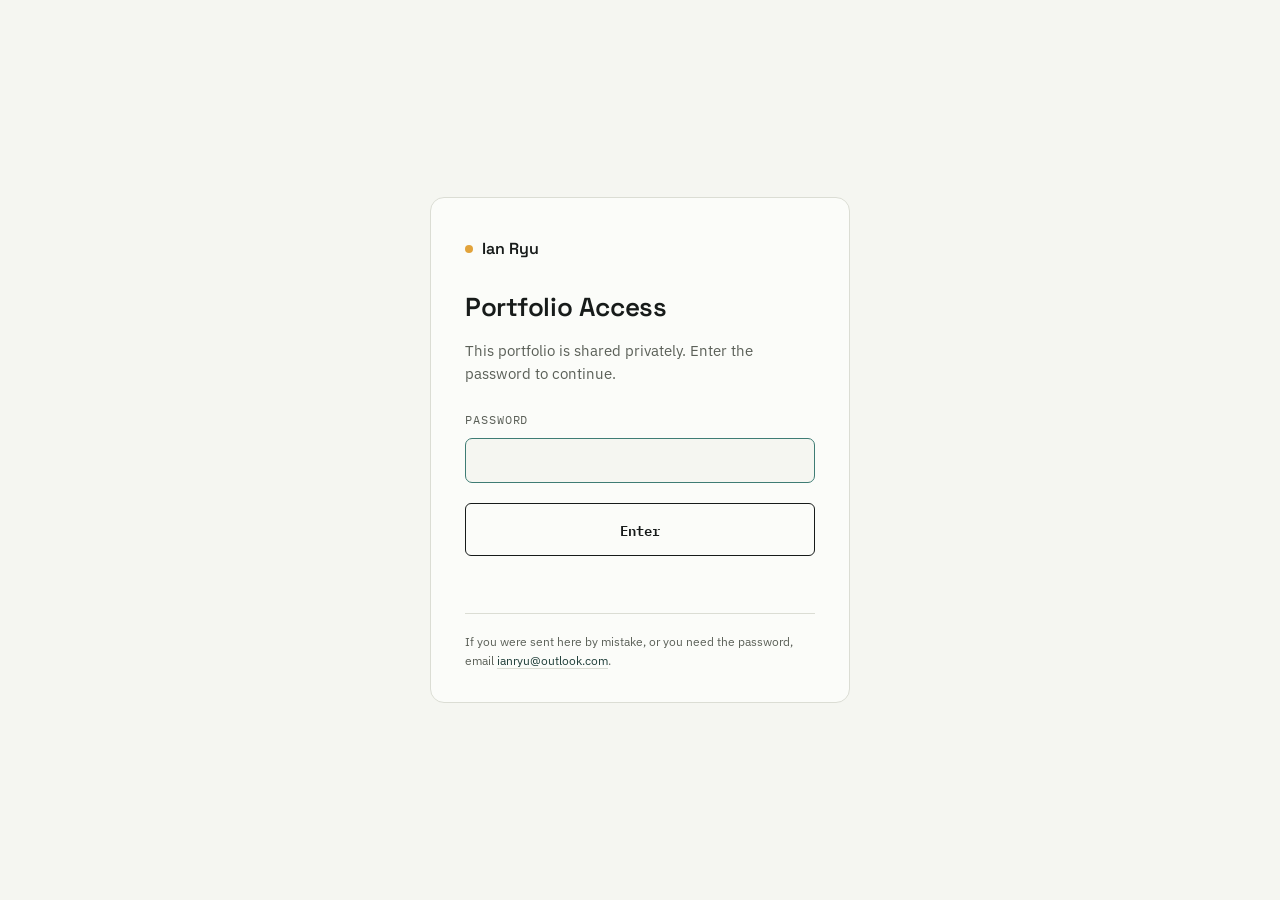
<file: portfolio-site-Ian-Ryu/projects/cs2.html>
<!DOCTYPE html>
<html lang="en">
<head>
<script src="../auth-guard.js"></script>
<meta charset="UTF-8">
<meta name="viewport" content="width=device-width, initial-scale=1.0">
<title>Predicting professional CS2 match results — Ian Ryu</title>
<link rel="preconnect" href="https://fonts.googleapis.com">
<link rel="preconnect" href="https://fonts.gstatic.com" crossorigin>
<link href="https://fonts.googleapis.com/css2?family=Space+Grotesk:wght@400;500;600;700&family=IBM+Plex+Sans:wght@400;500;600&family=IBM+Plex+Mono:wght@400;500&display=swap" rel="stylesheet">
<link rel="stylesheet" href="../styles.css">
</head>
<body>

<header class="site-nav">
  <div class="nav-inner">
    <a class="mark" href="../index.html#top"><span class="mark-dot"></span> Ian Ryu</a>
    <nav class="links">
      <a href="../index.html#projects">Projects</a>
      <a href="../about.html">About</a>
    </nav>
    <div class="social-links" aria-label="Social links">
      <a href="mailto:ianryu@outlook.com" aria-label="Email" title="Email"><svg aria-hidden="true" viewBox="0 0 24 24"><rect x="3" y="5" width="18" height="14" rx="2"/><path d="m4 7 8 6 8-6"/></svg></a>
      <a href="https://github.com/ian-ryu5" target="_blank" rel="noopener" aria-label="GitHub" title="GitHub"><svg aria-hidden="true" viewBox="0 0 24 24"><path d="M12 .297c-6.63 0-12 5.373-12 12 0 5.303 3.438 9.8 8.205 11.385.6.113.82-.258.82-.577 0-.285-.01-1.04-.015-2.04-3.338.724-4.042-1.61-4.042-1.61-.546-1.387-1.333-1.756-1.333-1.756-1.089-.744.084-.729.084-.729 1.205.084 1.838 1.237 1.838 1.237 1.07 1.834 2.807 1.304 3.492.997.108-.775.42-1.305.763-1.605-2.665-.303-5.467-1.334-5.467-5.93 0-1.31.469-2.381 1.236-3.221-.124-.303-.535-1.524.117-3.176 0 0 1.008-.322 3.301 1.23.957-.266 1.983-.399 3.003-.404 1.02.005 2.047.138 3.006.404 2.291-1.552 3.297-1.23 3.297-1.23.653 1.653.242 2.874.118 3.176.77.84 1.235 1.911 1.235 3.221 0 4.609-2.807 5.624-5.479 5.921.43.372.823 1.102.823 2.222 0 1.606-.014 2.898-.014 3.293 0 .322.216.694.825.576C20.565 22.092 24 17.592 24 12.297c0-6.627-5.373-12-12-12"/></svg></a>
      <a href="https://linkedin.com/in/ianryu1" target="_blank" rel="noopener" aria-label="LinkedIn" title="LinkedIn"><svg aria-hidden="true" viewBox="0 0 24 24"><path d="M20.447 20.452h-3.554v-5.569c0-1.328-.027-3.037-1.852-3.037-1.853 0-2.136 1.445-2.136 2.939v5.667H9.351V9h3.414v1.561h.046c.477-.9 1.637-1.85 3.37-1.85 3.601 0 4.267 2.37 4.267 5.455v6.286zM5.337 7.433c-1.144 0-2.063-.926-2.063-2.065 0-1.138.92-2.063 2.063-2.063 1.14 0 2.064.925 2.064 2.063 0 1.139-.925 2.065-2.064 2.065zm1.782 13.019H3.555V9h3.564v11.452zM22.225 0H1.771C.792 0 0 .774 0 1.729v20.542C0 23.227.792 24 1.771 24h20.451C23.2 24 24 23.227 24 22.271V1.729C24 .774 23.2 0 22.222 0h.003z"/></svg></a>
    </div>
  </div>
</header>

<div class="wrap project-page" id="top">

  <section class="detail-hero">
    <a class="breadcrumb" href="../index.html#projects">← Back to all projects</a>
    <div class="tag-row" style="margin-top:22px;">
      <span class="tag-domain">Esports analytics / classification</span>
    </div>
    <h1 class="detail-title">Predicting Professional CS2 Match Results</h1>
    <p class="detail-role">UMass Amherst INFO 248: Intro To Data Science — Co-Authored With Griffin DesRoches</p>
    <p class="detail-dates mono">November – December 2025</p>
    <p class="detail-lede">A statistical study of what actually predicts a professional Counter-Strike 2 match outcome — and an honest look at how little of it turned out to be individually significant.</p>
  </section>

  <section class="detail-section" style="border-top:0; padding-top:18px;">
    <div class="lede-block cs2-lede">
      <p>Griffin and I both played competitive shooters and were curious whether team-level statistics — the kind broadcast overlays and HLTV stat pages show — actually carry predictive signal, or whether match outcomes are driven more by round-level execution that never shows up in a boxscore. Griffin led the HLTV scraping and data collection; I led the statistical modeling, the class-imbalance investigation, and the write-up.</p>
      <p style="margin-bottom:0;">The most useful part of this project wasn't the model — it was catching, before we trusted any result, that the dataset's "team1 wins ~62% of the time" split was a scraping artifact rather than a real skill signal. That single check changed how we had to evaluate everything downstream.</p>
    </div>
  </section>

  <section class="detail-section">
    <h2 class="detail-heading">Data</h2>
    <p>8,226 cleaned professional match observations from the supplied HLTV.org CSV (the original file contains 75 columns; data collection was led by Griffin DesRoches and released publicly under CC0). Every engineered feature is a <strong>rolling 5-game team differential</strong> — team1's recent form minus team2's recent form — computed before the match being predicted.</p>
    <table class="data-table">
      <thead><tr><th>Variable</th><th>Description</th></tr></thead>
      <tbody>
        <tr><td class="num">diff_roll5_adr</td><td>Avg. damage per round, team1 minus team2, past 5 games</td></tr>
        <tr><td class="num">diff_roll5_assists</td><td>Avg. assists, team1 minus team2, past 5 games</td></tr>
        <tr><td class="num">diff_roll5_clutches_won</td><td>Avg. clutches won, team1 minus team2, past 5 games</td></tr>
        <tr><td class="num">diff_roll5_deaths</td><td>Avg. deaths, team1 minus team2, past 5 games</td></tr>
        <tr><td class="num">diff_roll5_kast_pct</td><td>Avg. KAST%, team1 minus team2, past 5 games</td></tr>
        <tr><td class="num">diff_roll5_kills</td><td>Avg. kills, team1 minus team2, past 5 games</td></tr>
        <tr><td class="num">diff_roll5_multi_kill_rounds</td><td>Avg. multikill rounds, team1 minus team2, past 5 games</td></tr>
        <tr><td class="num">diff_roll5_opening_deaths</td><td>Avg. opening deaths, team1 minus team2, past 5 games</td></tr>
        <tr><td class="num">diff_roll5_opening_kills</td><td>Avg. opening kills, team1 minus team2, past 5 games</td></tr>
        <tr><td class="num">diff_roll5_rating_3</td><td>Avg. rating of each team's highest-rated player, past 5 games</td></tr>
        <tr><td class="num">diff_roll5_swing_pct</td><td>Avg. swing% (share of round-deciding plays), past 5 games</td></tr>
      </tbody>
    </table>
    <p>Rows with missing values or without 5 prior games of history for either team were dropped — 3,034 rows, taking the modeling set from 11,260 down to <strong>8,226 matches</strong>.</p>

    <div class="raw-data-head">
      <div>
        <p class="callout-title">Raw data preview</p>
        <p style="margin-bottom:0;">These are the first eight rows exactly as recorded in the supplied CSV. You can <a class="link" href="code/newest_ts_ds.csv" download>download the full 8,226-row file</a>.</p>
      </div>
    </div>
    <div class="table-scroll">
      <table class="data-table raw-data-table">
        <thead><tr><th>Date</th><th>Event</th><th>Team 1</th><th>Team 2</th><th class="num">Score</th><th>Winner</th></tr></thead>
        <tbody>
          <tr><td class="num">2025-10-16T05:45:00Z</td><td>CS Asia Championships 2025</td><td>fut</td><td>faze</td><td class="num">2–1</td><td>team1</td></tr>
          <tr><td class="num">2025-10-16T02:00:00Z</td><td>CS Asia Championships 2025</td><td>fnatic</td><td>heroic</td><td class="num">1–2</td><td>team2</td></tr>
          <tr><td class="num">2025-10-16T02:30:00Z</td><td>CS Asia Championships 2025</td><td>liquid</td><td>legacy</td><td class="num">2–1</td><td>team1</td></tr>
          <tr><td class="num">2025-10-15T23:00:00Z</td><td>CS Asia Championships 2025</td><td>faze</td><td>tyloo</td><td class="num">2–1</td><td>team1</td></tr>
          <tr><td class="num">2025-10-15T23:05:00Z</td><td>CS Asia Championships 2025</td><td>pain</td><td>fut</td><td class="num">0–2</td><td>team2</td></tr>
          <tr><td class="num">2025-10-15T06:50:00Z</td><td>CS Asia Championships 2025</td><td>lynn-vision</td><td>3dmax</td><td class="num">0–2</td><td>team2</td></tr>
          <tr><td class="num">2025-10-15T05:00:00Z</td><td>CS Asia Championships 2025</td><td>virtuspro</td><td>mibr</td><td class="num">2–0</td><td>team1</td></tr>
          <tr><td class="num">2025-10-15T03:40:00Z</td><td>CS Asia Championships 2025</td><td>fnatic</td><td>tyloo</td><td class="num">2–0</td><td>team1</td></tr>
        </tbody>
      </table>
    </div>

    <div class="callout">
      <p class="callout-title">A data-quality catch worth flagging</p>
      <p style="margin-bottom:0;">The outcome variable turned out to be skewed: team1 won about 62% of matches in the dataset versus 38% for team2. HLTV doesn't assign "team1" by ranking or alphabetically, so this wasn't a real skill signal — it was an artifact of how matches happened to be logged during scraping. It mattered a lot for evaluation (see below), and catching it before modeling rather than after was one of the more useful steps in this project.</p>
    </div>
  </section>

  <section class="detail-section">
    <h2 class="detail-heading">Analysis Visuals</h2>
    <p>These visuals show the progression from feature exploration to model evaluation. They provide context for both the data-quality issue and the final result.</p>

    <figure class="fig">
      <img src="images/cs2/feature-distributions-real.svg" alt="Actual histograms of rolling rating and swing percentage differences from 8,226 cleaned CS2 matches." loading="lazy">
      <figcaption class="fig-caption">Actual feature distributions from the supplied CSV — rating difference SD 0.122; swing percentage difference SD 1.425.</figcaption>
    </figure>

    <figure class="fig">
      <img src="images/cs2/outcome-balance-real.svg" alt="Actual bar chart showing 5,115 team one wins and 3,111 team two wins in the supplied dataset." loading="lazy">
      <figcaption class="fig-caption">Actual outcome check — team1 won 5,115 matches (62.18%) and team2 won 3,111 (37.82%).</figcaption>
    </figure>

    <figure class="fig">
      <img src="images/cs2/confusion-matrix.svg" alt="Confusion matrix for the CS2 logistic regression model, showing 160 true losses, 535 false wins, 219 false losses, and 1,143 true wins." loading="lazy">
      <figcaption class="fig-caption">Evaluation output — the confusion matrix makes the model's majority-class behavior visible alongside its 63.3% accuracy.</figcaption>
    </figure>
  </section>

  <section class="detail-section">
    <h2 class="detail-heading">Model 1: Logistic Regression</h2>
    <p>A chronological 75/25 split — trained on the older 75% of matches, tested on the most recent 25% — since the rolling features make rows non-independent and a random split would leak future form into training.</p>
    <table class="data-table">
      <thead><tr><th>Coefficient</th><th class="num">Estimate</th><th class="num">Std. error</th><th class="num">z value</th><th class="num">Pr(&gt;|z|)</th></tr></thead>
      <tbody>
        <tr><td>(Intercept)</td><td class="num">0.436</td><td class="num">0.026</td><td class="num">16.49</td><td class="num">&lt;2e-16 ***</td></tr>
        <tr><td>diff_roll5_adr</td><td class="num">-0.019</td><td class="num">0.021</td><td class="num">-0.94</td><td class="num">0.347</td></tr>
        <tr><td>diff_roll5_assists</td><td class="num">0.006</td><td class="num">0.005</td><td class="num">1.23</td><td class="num">0.219</td></tr>
        <tr><td>diff_roll5_clutches_won</td><td class="num">-0.005</td><td class="num">0.027</td><td class="num">-0.17</td><td class="num">0.867</td></tr>
        <tr><td>diff_roll5_deaths</td><td class="num">-0.024</td><td class="num">0.005</td><td class="num">-4.94</td><td class="num">7.9e-07 ***</td></tr>
        <tr><td>diff_roll5_kast_pct</td><td class="num">0.014</td><td class="num">0.015</td><td class="num">0.94</td><td class="num">0.347</td></tr>
        <tr><td>diff_roll5_kills</td><td class="num">0.006</td><td class="num">0.008</td><td class="num">0.74</td><td class="num">0.458</td></tr>
        <tr><td>diff_roll5_multi_kill_rounds</td><td class="num">-0.009</td><td class="num">0.014</td><td class="num">-0.68</td><td class="num">0.496</td></tr>
        <tr><td>diff_roll5_opening_deaths</td><td class="num">0.075</td><td class="num">0.032</td><td class="num">2.34</td><td class="num">0.019 *</td></tr>
        <tr><td>diff_roll5_opening_kills</td><td class="num">0.063</td><td class="num">0.032</td><td class="num">2.00</td><td class="num">0.046 *</td></tr>
        <tr><td>diff_roll5_rating_3</td><td class="num">0.061</td><td class="num">1.558</td><td class="num">0.04</td><td class="num">0.969</td></tr>
        <tr><td>diff_roll5_swing_pct</td><td class="num">0.012</td><td class="num">0.089</td><td class="num">0.14</td><td class="num">0.892</td></tr>
      </tbody>
    </table>
    <p>Only 3 of the 11 engineered features reached significance: <strong>deaths</strong> (more deaths than your opponent over the past 5 games hurts win probability, unsurprisingly), and — more interesting — <strong>opening kills and opening deaths</strong>, both <em>positively</em> associated with winning. Read alongside the swing% definition, this suggests CS2 rewards teams whose players actively engage in opening duels, win or lose, over teams that play passively. Winning or losing the opening duel matters less than being willing to take it.</p>
  </section>

  <section class="detail-section">
    <h2 class="detail-heading">Evaluation, And Where It Fell Short</h2>
    <table class="data-table">
      <thead><tr><th></th><th class="num">Predicted Lose</th><th class="num">Predicted Win</th></tr></thead>
      <tbody>
        <tr><td>Actual Lose</td><td class="num">160</td><td class="num">535</td></tr>
        <tr><td>Actual Win</td><td class="num">219</td><td class="num">1,143</td></tr>
      </tbody>
    </table>
    <div class="callout">
      <p class="callout-title">The model did not beat the naive baseline</p>
      <p>Test accuracy came out to <strong>63.3%</strong> — but the No Information Rate (the accuracy from just always guessing "team1 wins," the majority class) was <strong>66.2%</strong>. The formal test for whether accuracy beats that baseline (<code>P-Value [Acc &gt; NIR]</code>) returned <strong>0.997</strong> — nowhere close to significant, and numerically the model landed slightly below the dumb baseline. Balanced accuracy was 0.535 and Cohen's Kappa was 0.078, both barely above chance.</p>
      <p style="margin-bottom:0;">This lines up with the coefficient table above: 8 of 11 features weren't individually significant, so it's not surprising the combined model struggled to add much over the base rate. The honest read is that team-level rolling averages capture only a thin slice of what decides a CS2 match — round-level tactical execution, individual form on the day, and momentum within a match aren't visible to stats aggregated 5 games back. High sensitivity (0.839) paired with low specificity (0.230) shows the model mostly learned to lean on the majority class rather than genuinely discriminate between outcomes.</p>
    </div>
    <p>This was Model 1 of three planned comparisons — Random Forest and boosted-tree classifiers followed the same evaluation approach, benchmarked against the same NIR baseline, and (per the fuller write-up) performed better. Those pages weren't available when this site was built; happy to add them if useful.</p>
  </section>

  <section class="detail-section">
    <h2 class="detail-heading">Why Report A Model That Lost To The Baseline</h2>
    <p>It would have been easy to lead with the Random Forest or boosted-tree numbers and bury this page. I'm putting the logistic regression result front and center instead, because the negative result is the more informative one: it rules out a whole class of simple, team-averaged features as the explanation for match outcomes, and it's the kind of finding a stats-literate reviewer (a hiring manager or professor) can actually check against the confusion matrix and NIR test above. A model that "performed better" without that context is a lot less convincing than one whose failure mode is fully shown.</p>
  </section>

  <section class="detail-section">
    <h2 class="detail-heading">Stack</h2>
    <div class="tech-row">
      <span class="tech-tag">R</span><span class="tech-tag">Logistic Regression</span>
      <span class="tech-tag">Random Forest</span><span class="tech-tag">Boosted Trees</span>
      <span class="tech-tag">HLTV / Kaggle data</span>
    </div>
  </section>

  <section class="detail-section" style="border-top:1px solid var(--line); padding-top:40px;">
    <p style="font-size:13px; color:var(--muted);">Both are available to download: the <a class="link" href="code/INFO248-project-Desroches-Ryu.Rmd" download>original R Markdown</a> holds the source analysis, and the <a class="link" href="code/cs2_match_prediction.R" download>reference R pipeline</a> is a compact standalone version of it.</p>
    <div class="detail-footer-actions">
      <a class="btn btn-primary" href="../index.html#projects">← Return Home</a>
    </div>
  </section>

</div>

<footer></footer>

<a class="to-top mono" href="#top" id="toTop" aria-label="Back to top">↑</a>
<script>
  var toTop = document.getElementById('toTop');
  window.addEventListener('scroll', function(){
    if (window.scrollY > 500) { toTop.classList.add('visible'); }
    else { toTop.classList.remove('visible'); }
  });

  requestAnimationFrame(function(){ document.body.classList.add('page-loaded'); });
  var reducedMotion = window.matchMedia('(prefers-reduced-motion: reduce)').matches;
  if (!reducedMotion) {
    document.addEventListener('click', function(e){
      var a = e.target.closest('a');
      if (!a) return;
      var href = a.getAttribute('href');
      if (!href || href.charAt(0) === '#' || a.target === '_blank' || href.indexOf('mailto:') === 0 || href.indexOf('tel:') === 0 || e.metaKey || e.ctrlKey) return;
      e.preventDefault();
      document.body.classList.remove('page-loaded');
      setTimeout(function(){ window.location.href = href; }, 300);
    });
  }
</script>

</body>
</html>
</file>
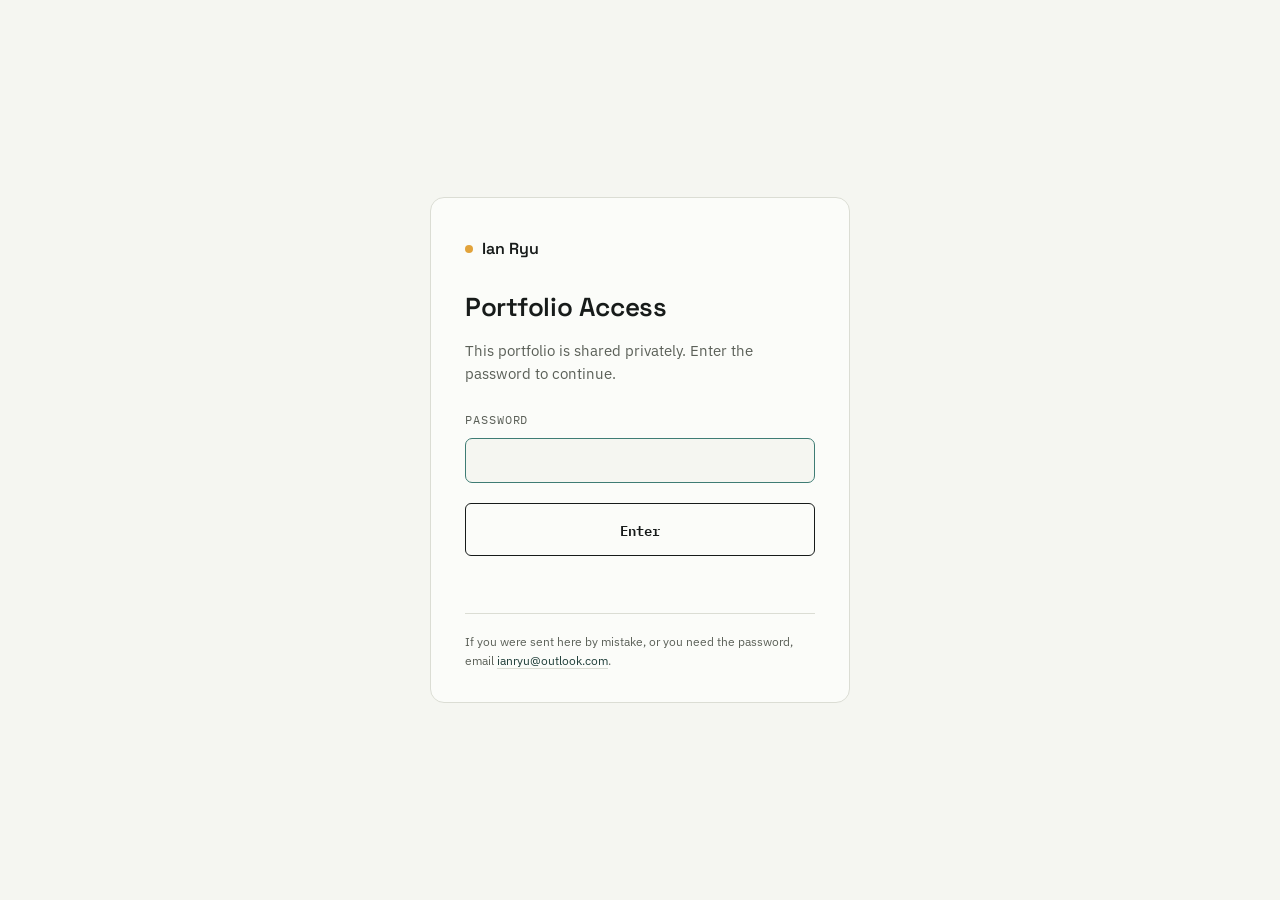
<file: portfolio-site-Ian-Ryu/projects/emeis.html>
<!DOCTYPE html>
<html lang="en">
<head>
<script src="../auth-guard.js"></script>
<meta charset="UTF-8">
<meta name="viewport" content="width=device-width, initial-scale=1.0">
<title>EMEIS fall-risk prediction application — Ian Ryu</title>
<link rel="preconnect" href="https://fonts.googleapis.com">
<link rel="preconnect" href="https://fonts.gstatic.com" crossorigin>
<link href="https://fonts.googleapis.com/css2?family=Space+Grotesk:wght@400;500;600;700&amp;family=IBM+Plex+Sans:wght@400;500;600&amp;family=IBM+Plex+Mono:wght@400;500&amp;display=swap" rel="stylesheet">
<link rel="stylesheet" href="../styles.css">
</head>
<body>

<header class="site-nav">
  <div class="nav-inner">
    <a class="mark" href="../index.html#top"><span class="mark-dot"></span> Ian Ryu</a>
    <nav class="links">
      <a href="../index.html#projects">Projects</a>
      <a href="../about.html">About</a>
    </nav>
    <div class="social-links" aria-label="Social links">
      <a href="mailto:ianryu@outlook.com" aria-label="Email" title="Email"><svg aria-hidden="true" viewBox="0 0 24 24"><rect x="3" y="5" width="18" height="14" rx="2"/><path d="m4 7 8 6 8-6"/></svg></a>
      <a href="https://github.com/ian-ryu5" target="_blank" rel="noopener" aria-label="GitHub" title="GitHub"><svg aria-hidden="true" viewBox="0 0 24 24"><path d="M12 .297c-6.63 0-12 5.373-12 12 0 5.303 3.438 9.8 8.205 11.385.6.113.82-.258.82-.577 0-.285-.01-1.04-.015-2.04-3.338.724-4.042-1.61-4.042-1.61-.546-1.387-1.333-1.756-1.333-1.756-1.089-.744.084-.729.084-.729 1.205.084 1.838 1.237 1.838 1.237 1.07 1.834 2.807 1.304 3.492.997.108-.775.42-1.305.763-1.605-2.665-.303-5.467-1.334-5.467-5.93 0-1.31.469-2.381 1.236-3.221-.124-.303-.535-1.524.117-3.176 0 0 1.008-.322 3.301 1.23.957-.266 1.983-.399 3.003-.404 1.02.005 2.047.138 3.006.404 2.291-1.552 3.297-1.23 3.297-1.23.653 1.653.242 2.874.118 3.176.77.84 1.235 1.911 1.235 3.221 0 4.609-2.807 5.624-5.479 5.921.43.372.823 1.102.823 2.222 0 1.606-.014 2.898-.014 3.293 0 .322.216.694.825.576C20.565 22.092 24 17.592 24 12.297c0-6.627-5.373-12-12-12"/></svg></a>
      <a href="https://linkedin.com/in/ianryu1" target="_blank" rel="noopener" aria-label="LinkedIn" title="LinkedIn"><svg aria-hidden="true" viewBox="0 0 24 24"><path d="M20.447 20.452h-3.554v-5.569c0-1.328-.027-3.037-1.852-3.037-1.853 0-2.136 1.445-2.136 2.939v5.667H9.351V9h3.414v1.561h.046c.477-.9 1.637-1.85 3.37-1.85 3.601 0 4.267 2.37 4.267 5.455v6.286zM5.337 7.433c-1.144 0-2.063-.926-2.063-2.065 0-1.138.92-2.063 2.063-2.063 1.14 0 2.064.925 2.064 2.063 0 1.139-.925 2.065-2.064 2.065zm1.782 13.019H3.555V9h3.564v11.452zM22.225 0H1.771C.792 0 0 .774 0 1.729v20.542C0 23.227.792 24 1.771 24h20.451C23.2 24 24 23.227 24 22.271V1.729C24 .774 23.2 0 22.222 0h.003z"/></svg></a>
    </div>
  </div>
</header>

<div class="wrap project-page project-emeis" id="top">

  <section class="detail-hero">
    <a class="breadcrumb" href="../index.html#projects">← Back to all projects</a>
    <div class="tag-row" style="margin-top:22px;">
      <span class="tag-domain">Clinical / fall risk</span>
      <span class="tag-confidential">NDA project</span>
    </div>
    <h1 class="detail-title">EMEIS Fall-Risk Prediction Application</h1>
    <p class="detail-role">Emeis Internship — Data Preparation, Analysis &amp; ML Application Development · UCLouvain Openhub</p>
    <p class="detail-dates mono">Louvain-la-Neuve, Belgium · June – August 2026</p>
    <p class="detail-lede">A predictive analytics prototype designed to identify fall risk among nursing-home residents by combining multiple datasets, comparing machine-learning models, and presenting resident-level predictions in Streamlit.</p>
    <div class="project-summary">
      <div class="summary-item"><span class="summary-label mono">Problem</span><strong>Identify higher fall risk earlier</strong><span>Turn resident information into a measurable prediction.</span></div>
      <div class="summary-item"><span class="summary-label mono">Deliverable</span><strong>Interactive Streamlit prototype</strong><span>Overview and resident-level prediction views.</span></div>
      <div class="summary-item"><span class="summary-label mono">My contribution</span><strong>Data → model → application</strong><span>Preparation, analysis, integration, and debugging.</span></div>
    </div>
  </section>

  <section class="detail-section" id="overview" style="padding-top:0;">
    <div class="lede-block">
      <p>Falls can seriously affect older adults' health, independence, and quality of life. The EMEIS project focused on identifying residents who may be at higher risk so that earlier intervention and better-informed decisions could be supported.</p>
      <p style="margin-bottom:0;">The central challenge was turning resident information from multiple differently structured datasets into a reliable analytical dataset and a measurable prediction of fall risk. My work covered the data preparation and integration pipeline, exploratory analysis, model workflow, Streamlit interface, and debugging across these layers.</p>
    </div>
  </section>

  <section class="detail-section" id="process">
    <h2 class="detail-heading">What It Does</h2>
    <p>The Streamlit application provides an overall prediction overview and resident-level prediction/detail views, allowing users to explore model outputs in an interactive interface rather than working only with raw analysis files.</p>
    <p>The application also includes information about the model being used, helping connect the displayed predictions to the underlying machine-learning workflow. It was designed as a predictive analytics prototype to support analysis and decision-making, not to replace professional clinical judgment.</p>
  </section>

  <section class="detail-section">
    <h2 class="detail-heading">Process</h2>
    <ol class="process-list">
      <li class="process-step">
        <span class="step-num"></span>
        <div>
          <h3 class="step-title">Define The Prediction Problem</h3>
            <p>The project goal was to identify and understand fall risk among residents. I worked with the available resident information to distinguish potential features from the prediction target and to translate the broader fall-prevention objective into a measurable machine-learning task.</p>
        </div>
      </li>
      <li class="process-step">
        <span class="step-num"></span>
        <div>
          <h3 class="step-title">Understand And Clean The Datasets</h3>
            <p>I examined the available datasets to understand their columns, variables, data types, missing values, and relationships. I then cleaned and standardized raw data, handled missing or inconsistent values, aligned column names and formats, and removed unnecessary or duplicate information before modeling.</p>
        </div>
      </li>
      <li class="process-step">
        <span class="step-num"></span>
        <div>
          <h3 class="step-title">Sort, Match, And Merge Records</h3>
            <p>I determined the appropriate common identifiers between datasets and sorted records so corresponding observations could be aligned. I merged the sources into a more complete analytical dataset, then checked duplicate records, missing matches, inconsistencies, and the final observation and variable counts.</p>
        </div>
      </li>
      <li class="process-step">
        <span class="step-num"></span>
        <div>
          <h3 class="step-title">Explore The Integrated Data</h3>
            <p>Using Python-based data analysis tools, I examined distributions, patterns, and relationships in the resulting dataset. This exploratory analysis helped identify potentially important predictors and prepared the cleaned data for the modeling workflow.</p>
        </div>
      </li>
      <li class="process-step">
        <span class="step-num"></span>
        <div>
          <h3 class="step-title">Prepare And Compare Machine-Learning Models</h3>
            <p>I prepared the final dataset for predictive modeling and worked with multiple models to compare their ability to generate accurate predictions. The workflow used scikit-learn, XGBoost, and imbalanced-learn, with model predictions evaluated before the selected workflow was connected to the application.</p>
        </div>
      </li>
      <li class="process-step">
        <span class="step-num"></span>
        <div>
          <h3 class="step-title">Connect Predictions To Streamlit</h3>
            <p>I contributed to the Streamlit application that turned the machine-learning workflow into an interactive user-facing tool. I worked on the overall prediction overview, resident-level prediction/detail views, and model information so users could move from broader results to individual resident predictions.</p>
        </div>
      </li>
        <li class="process-step">
          <span class="step-num"></span>
          <div>
            <h3 class="step-title">Troubleshoot The Full Workflow</h3>
            <p>I diagnosed dependency issues involving joblib, Plotly, imbalanced-learn, and XGBoost, and investigated errors between the data-processing, prediction-generation, and Streamlit layers. I also debugged prediction issues involving variables such as <code>all_predictions</code> and tested components to verify that the application worked as an integrated prototype.</p>
        </div>
      </li>
    </ol>
  </section>

  <section class="detail-section" id="interface">
    <h2 class="detail-heading">Interface Preview</h2>
    <div class="callout teal">
      <p class="callout-title">Synthetic data only</p>
      <p style="margin-bottom:0;">Real resident data is under an internship NDA and never leaves that environment. Every screen below runs the actual prototype and the actual trained models against a fabricated dataset — invented resident IDs, invented clinical scores — generated solely to demo the interface. Nothing here is a real person.</p>
    </div>

    <figure class="fig">
      <img src="images/emeis/emeis-risk-dashboard.png" alt="Screenshot of the EMEIS fall-risk review dashboard, showing a queue of 14 synthetic residents ranked by estimated three-month fall risk, with filters for review category, data status, and review status." loading="lazy">
      <figcaption class="fig-caption">Risk dashboard — the review queue, filterable by risk category, data freshness, and review status.</figcaption>
    </figure>

    <figure class="fig">
      <img src="images/emeis/emeis-resident-detail.png" alt="Screenshot of an individual resident's fall-risk detail view, showing a risk-history line chart over time and a table of assessment freshness." loading="lazy">
      <figcaption class="fig-caption">Resident detail — risk trend over time against the workflow thresholds, plus an assessment-freshness table so reviewers can see how current the underlying data is.</figcaption>
    </figure>

    <figure class="fig">
      <img src="images/emeis/emeis-analyst-comparison.png" alt="Screenshot of the analyst comparison view, showing one synthetic resident's risk probability and queue rank compared across Random Forest, Logistic Regression, and XGBoost models." loading="lazy">
      <figcaption class="fig-caption">Analyst comparison — the same resident's probability and queue rank across all three models side by side, so a reviewer can see where the models disagree.</figcaption>
    </figure>
  </section>

  <section class="detail-section" id="models">
    <h2 class="detail-heading">Model Comparison</h2>
    <p>The modeling workflow compared multiple approaches for predicting resident fall risk. I used scikit-learn, XGBoost, and imbalanced-learn to prepare models, generate predictions, and evaluate how well the approaches supported the project objective.</p>
    <table class="data-table">
      <thead>
        <tr><th>Model</th><th class="num">Role in workflow</th></tr>
      </thead>
      <tbody>
        <tr><td>scikit-learn models</td><td class="num">Prepared and evaluated for prediction</td></tr>
        <tr><td>XGBoost</td><td class="num">Prepared and evaluated for prediction</td></tr>
        <tr><td>imbalanced-learn workflow</td><td class="num">Supported modeling with imbalanced data</td></tr>
      </tbody>
    </table>
    <p>Model predictions were compared as part of the evaluation workflow, then incorporated into the application's prediction pipeline. The results were intended to support analysis and earlier consideration of potentially higher-risk residents, not to make clinical decisions independently.</p>
  </section>

  <section class="detail-section detail-callout-section">
    <div class="callout">
      <p class="callout-title">Data and modeling considerations</p>
      <p style="margin-bottom:10px;">The quality of the predictions depended on the quality and consistency of the source data. Data preparation therefore included checking missing values, inconsistent formats, duplicate records, missing dataset matches, and the structure of the merged dataset before modeling.</p>
      <ul>
        <li><strong>Multiple source structures.</strong> Datasets had to be standardized before their corresponding records could be combined.</li>
        <li><strong>Missing and inconsistent values.</strong> These were identified and handled during preparation to make the final dataset usable for analysis and modeling.</li>
        <li><strong>Prediction context matters.</strong> Model outputs should be interpreted alongside resident information and professional judgment.</li>
      </ul>
    </div>
    <p>The resulting prototype demonstrated how cleaned resident data, predictive models, and an interactive application could work together to support fall-risk analysis.</p>
  </section>

  <section class="detail-section">
    <h2 class="detail-heading">Architecture</h2>
    <p>The Streamlit presentation layer is kept separate from data prep and inference, so a corrected model can be swapped in without redesigning the interface:</p>
    <pre class="code-block mono">streamlit_app.py
    ├── src/data_loader.py
    ├── src/feature_engineering.py
    ├── src/inference.py
    ├── src/model_comparison.py
    ├── src/review_store.py
    ├── src/risk_display.py
    └── src/settings.py</pre>
  </section>

  <section class="detail-section" id="role">
    <h2 class="detail-heading">Stack</h2>
    <div class="tech-row">
      <span class="tech-tag">Python</span><span class="tech-tag">scikit-learn</span>
      <span class="tech-tag">XGBoost</span><span class="tech-tag">imbalanced-learn</span>
      <span class="tech-tag">Streamlit</span><span class="tech-tag">SQL</span>
      <span class="tech-tag">Docker</span><span class="tech-tag">pytest</span><span class="tech-tag">GitHub Actions</span>
    </div>
  </section>

  <section class="detail-section">
    <h2 class="detail-heading">My Role &amp; What I'd Point To</h2>
    <p>I contributed to the data preparation and integration pipeline, including cleaning, sorting, matching, and merging datasets. I analyzed the resulting data, contributed to model preparation and evaluation, connected model outputs to the Streamlit interface, and debugged issues across the data-processing, machine-learning, and application layers. This work was completed collaboratively as part of the EMEIS project.</p>
  </section>

  <section class="detail-section emeis-final-section" style="border-top:1px solid var(--line); padding-top:40px;">
    <p class="emeis-nda-note">Built on real facility data under an internship NDA, so the underlying dataset and code stay private. Happy to walk through the data preparation, modeling workflow, Streamlit application, or debugging process directly — over a call or with a redacted notebook.</p>
    <div class="detail-footer-actions">
      <a class="btn btn-primary" href="../index.html#projects">← Return Home</a>
    </div>
  </section>

</div>

<footer></footer>

<a class="to-top mono" href="#top" id="toTop" aria-label="Back to top">↑</a>
<script>
  var toTop = document.getElementById('toTop');
  window.addEventListener('scroll', function(){
    if (window.scrollY > 500) { toTop.classList.add('visible'); }
    else { toTop.classList.remove('visible'); }
  });

  requestAnimationFrame(function(){ document.body.classList.add('page-loaded'); });
  var reducedMotion = window.matchMedia('(prefers-reduced-motion: reduce)').matches;
  if (!reducedMotion) {
    document.addEventListener('click', function(e){
      var a = e.target.closest('a');
      if (!a) return;
      var href = a.getAttribute('href');
      if (!href || href.charAt(0) === '#' || a.target === '_blank' || href.indexOf('mailto:') === 0 || href.indexOf('tel:') === 0 || e.metaKey || e.ctrlKey) return;
      e.preventDefault();
      document.body.classList.remove('page-loaded');
      setTimeout(function(){ window.location.href = href; }, 300);
    });
  }
</script>

</body>
</html>
</file>
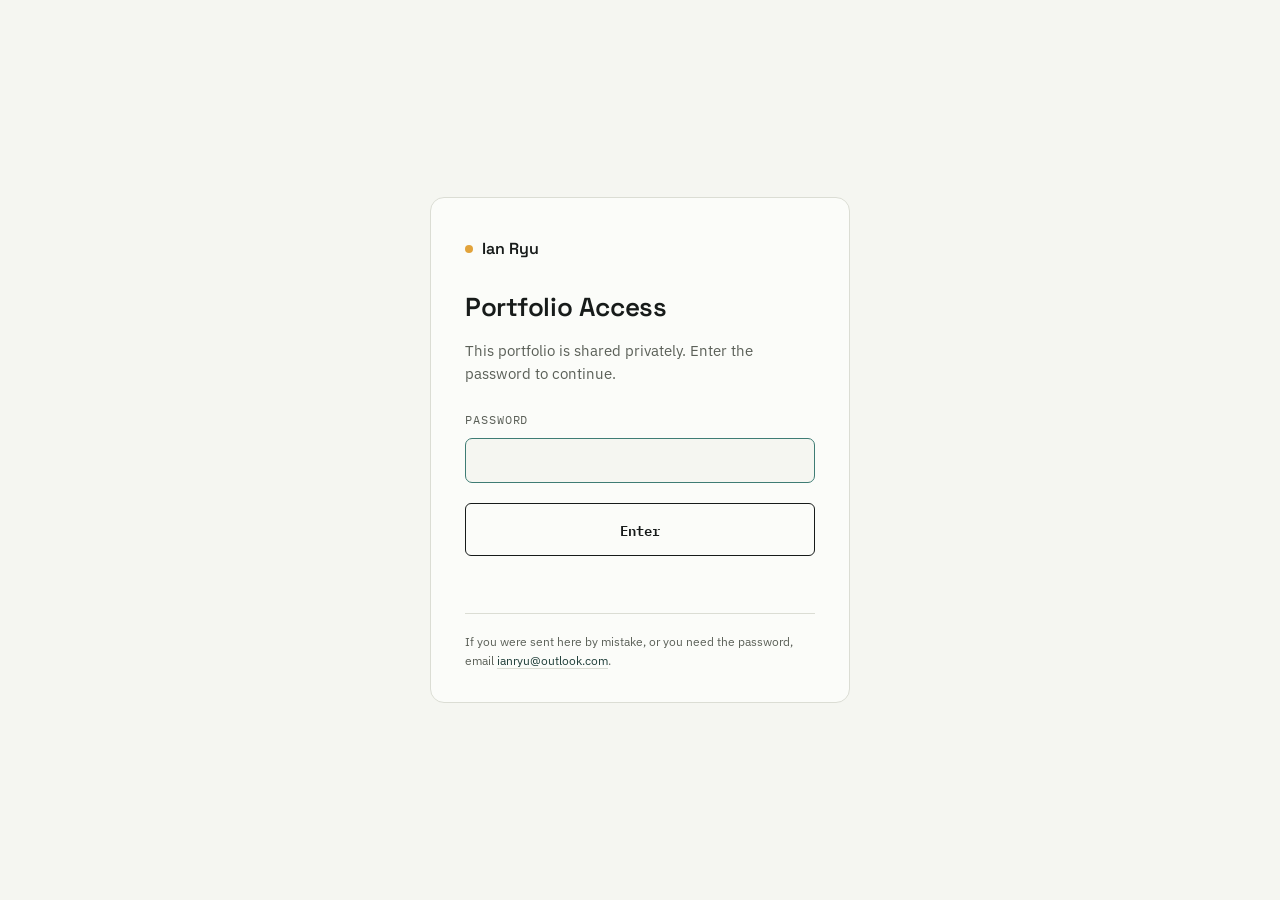
<file: portfolio-site-Ian-Ryu/projects/ev.html>
<!DOCTYPE html>
<html lang="en">
<head>
<script src="../auth-guard.js"></script>
<meta charset="UTF-8">
<meta name="viewport" content="width=device-width, initial-scale=1.0">
<title>Electric vehicle population exploration — Ian Ryu</title>
<link rel="preconnect" href="https://fonts.googleapis.com">
<link rel="preconnect" href="https://fonts.gstatic.com" crossorigin>
<link href="https://fonts.googleapis.com/css2?family=Space+Grotesk:wght@400;500;600;700&family=IBM+Plex+Sans:wght@400;500;600&family=IBM+Plex+Mono:wght@400;500&display=swap" rel="stylesheet">
<link rel="stylesheet" href="../styles.css">
</head>
<body>

<header class="site-nav">
  <div class="nav-inner">
    <a class="mark" href="../index.html#top"><span class="mark-dot"></span> Ian Ryu</a>
    <nav class="links">
      <a href="../index.html#projects">Projects</a>
      <a href="../about.html">About</a>
    </nav>
    <div class="social-links" aria-label="Social links">
      <a href="mailto:ianryu@outlook.com" aria-label="Email" title="Email"><svg aria-hidden="true" viewBox="0 0 24 24"><rect x="3" y="5" width="18" height="14" rx="2"/><path d="m4 7 8 6 8-6"/></svg></a>
      <a href="https://github.com/ian-ryu5" target="_blank" rel="noopener" aria-label="GitHub" title="GitHub"><svg aria-hidden="true" viewBox="0 0 24 24"><path d="M12 .297c-6.63 0-12 5.373-12 12 0 5.303 3.438 9.8 8.205 11.385.6.113.82-.258.82-.577 0-.285-.01-1.04-.015-2.04-3.338.724-4.042-1.61-4.042-1.61-.546-1.387-1.333-1.756-1.333-1.756-1.089-.744.084-.729.084-.729 1.205.084 1.838 1.237 1.838 1.237 1.07 1.834 2.807 1.304 3.492.997.108-.775.42-1.305.763-1.605-2.665-.303-5.467-1.334-5.467-5.93 0-1.31.469-2.381 1.236-3.221-.124-.303-.535-1.524.117-3.176 0 0 1.008-.322 3.301 1.23.957-.266 1.983-.399 3.003-.404 1.02.005 2.047.138 3.006.404 2.291-1.552 3.297-1.23 3.297-1.23.653 1.653.242 2.874.118 3.176.77.84 1.235 1.911 1.235 3.221 0 4.609-2.807 5.624-5.479 5.921.43.372.823 1.102.823 2.222 0 1.606-.014 2.898-.014 3.293 0 .322.216.694.825.576C20.565 22.092 24 17.592 24 12.297c0-6.627-5.373-12-12-12"/></svg></a>
      <a href="https://linkedin.com/in/ianryu1" target="_blank" rel="noopener" aria-label="LinkedIn" title="LinkedIn"><svg aria-hidden="true" viewBox="0 0 24 24"><path d="M20.447 20.452h-3.554v-5.569c0-1.328-.027-3.037-1.852-3.037-1.853 0-2.136 1.445-2.136 2.939v5.667H9.351V9h3.414v1.561h.046c.477-.9 1.637-1.85 3.37-1.85 3.601 0 4.267 2.37 4.267 5.455v6.286zM5.337 7.433c-1.144 0-2.063-.926-2.063-2.065 0-1.138.92-2.063 2.063-2.063 1.14 0 2.064.925 2.064 2.063 0 1.139-.925 2.065-2.064 2.065zm1.782 13.019H3.555V9h3.564v11.452zM22.225 0H1.771C.792 0 0 .774 0 1.729v20.542C0 23.227.792 24 1.771 24h20.451C23.2 24 24 23.227 24 22.271V1.729C24 .774 23.2 0 22.222 0h.003z"/></svg></a>
    </div>
  </div>
</header>

<div class="wrap project-page" id="top">

  <section class="detail-hero">
    <a class="breadcrumb" href="../index.html#projects">← Back to all projects</a>
    <div class="tag-row" style="margin-top:22px;">
      <span class="tag-domain">Public data / classification</span>
    </div>
    <h1 class="detail-title">Electric Vehicle Population Exploration</h1>
    <p class="detail-role">Independent Project</p>
    <p class="detail-dates mono">Oct 2024 – Nov 2024</p>
    <p class="detail-lede">An exploration of Washington State's public EV registration data — range patterns by manufacturer, a Clean Alternative Fuel Vehicle eligibility classifier, and an explicitly illustrative look at registration growth.</p>
  </section>

  <section class="detail-section" style="padding-top:0;">
    <div class="lede-block">
      <p>I built this as a self-contained example of taking a public dataset from raw CSV to a defensible modeling result in a short window, with a specific constraint I set for myself: don't let the target variable leak into the features. Washington's CAFV eligibility field is derived directly from electric range using a published threshold, so a model that's allowed to see range isn't predicting anything — it's just re-deriving arithmetic. Making the problem genuinely hard by removing that shortcut, and still landing at 0.994 ROC AUC, was the interesting result.</p>
      <p style="margin-bottom:0;">The growth-trend chart is included for the opposite reason: to show I know the difference between a real forecast and a back-of-envelope extrapolation, and I say so directly in the write-up rather than letting a confident-looking chart imply more than it should.</p>
    </div>
  </section>

  <section class="detail-section">
    <h2 class="detail-heading">Dataset</h2>
    <p>~112,000 EV registration records, about 99.7% from Washington State, with make, model, model year, vehicle type (BEV/PHEV), electric range, base MSRP, county, CAFV eligibility, and electric utility. I pulled this from the state's public open-data portal, then handled the usual real-world mess: inconsistent make/model capitalization, a long tail of low-volume manufacturers, and a partial-year final snapshot that needed to be excluded from any trend analysis rather than treated as a real data point.</p>
  </section>

  <section class="detail-section">
    <h2 class="detail-heading">Exploratory Findings</h2>
    <ul>
      <li>Electric range varies widely across the fleet, with a clear split between shorter-range PHEVs and longer-range BEVs.</li>
      <li>Average range differs by both make and vehicle type — the manufacturer with the longest BEV range isn't necessarily the one with the longest PHEV range.</li>
      <li>Tesla dominates the dataset by registration volume, which matters when interpreting any make-level comparison — smaller manufacturers have far less data behind their averages.</li>
    </ul>

    <figure class="fig fig--narrow">
      <img src="images/ev/ev-range-histogram.png" alt="Histogram of electric range across the vehicle fleet, showing a large cluster near zero miles and a second cluster around 200-250 miles." loading="lazy">
      <figcaption class="fig-caption">Electric range distribution — the cluster near zero is short-range PHEVs, and the cluster around 200–250 miles is long-range BEVs.</figcaption>
    </figure>

    <figure class="fig">
      <img src="images/ev/ev-range-by-maker.png" alt="Horizontal bar chart of the top 10 car makers by average electric range, led by Jaguar, Tesla, and Chevrolet." loading="lazy">
      <figcaption class="fig-caption">Top 10 makers by average electric range.</figcaption>
    </figure>
  </section>

  <section class="detail-section">
    <h2 class="detail-heading">CAFV Eligibility Classifier</h2>
    <p>Electric range directly defines CAFV eligibility, so including it would just let the model relearn the government's own threshold. To make it a real prediction problem, the model uses only <strong>Make, Model Year, Vehicle Type, and MSRP</strong> — asking whether eligibility can be predicted from a vehicle's basic specs and price alone.</p>
    <table class="data-table">
      <thead>
        <tr><th>Class</th><th class="num">Precision</th><th class="num">Recall</th><th class="num">F1</th><th class="num">Support</th></tr>
      </thead>
      <tbody>
        <tr><td>Not eligible</td><td class="num">0.86</td><td class="num">0.94</td><td class="num">0.90</td><td class="num">2,952</td></tr>
        <tr><td>Eligible</td><td class="num">0.98</td><td class="num">0.96</td><td class="num">0.97</td><td class="num">11,728</td></tr>
      </tbody>
    </table>
    <div class="metric-row" style="margin-bottom:24px;">
      <div class="metric"><span class="flag"></span><span class="metric-val">0.994</span><span class="metric-label">ROC AUC</span></div>
      <div class="metric"><span class="flag"></span><span class="metric-val">0.96</span><span class="metric-label">overall accuracy</span></div>
      <div class="metric"><span class="flag"></span><span class="metric-val">14,680</span><span class="metric-label">evaluated rows</span></div>
    </div>
    <p>A ROC AUC of 0.994 without ever seeing electric range suggests eligibility is largely predictable from basic specs and price alone — most likely because make, model year, and MSRP are already strong proxies for range in this market.</p>

    <figure class="fig fig--narrow">
      <img src="images/ev/ev-roc-curve.png" alt="ROC curve for the CAFV eligibility classifier, bowing sharply toward the top-left corner with an AUC of 0.99." loading="lazy">
      <figcaption class="fig-caption">ROC curve for the CAFV eligibility classifier — AUC 0.99, built without using Electric Range as a feature.</figcaption>
    </figure>
  </section>

  <section class="detail-section">
    <h2 class="detail-heading">Registration Growth Trend</h2>
    <p>A naive linear extrapolation of the last 10 complete registration years puts Volkswagen, Toyota, and Tesla on the steepest upward lines, with Nissan flat to declining.</p>
    <div class="callout">
      <p class="callout-title">Read as illustrative, not predictive</p>
      <p style="margin-bottom:0;">This reflects Washington State registrations only, fits a straight line through 10 years of counts, and ignores real-world factors like new model launches, competition, supply constraints, and incentive changes. It demonstrates a technique more than it forecasts an outcome — the most recent model year was also excluded from the fit since it's a partial-year snapshot, not a complete year.</p>
    </div>

    <figure class="fig">
      <img src="images/ev/ev-growth-trend.png" alt="Horizontal bar chart of naive 10-year projected percent change in registrations by make, with Volkswagen and Toyota trending up and Nissan trending down." loading="lazy">
      <figcaption class="fig-caption">Naive linear projection of 10-year registration change by make — a technique demo, not a forecast.</figcaption>
    </figure>
  </section>

  <section class="detail-section">
    <h2 class="detail-heading">Limitations</h2>
    <ul>
      <li>Geographic scope is almost entirely Washington State — findings may not generalize nationally.</li>
      <li>The most recent model year in the data is a partial-year snapshot.</li>
      <li>Make-level comparisons are affected by very uneven sample sizes across manufacturers.</li>
    </ul>
  </section>

  <section class="detail-section">
    <h2 class="detail-heading">Stack</h2>
    <div class="tech-row">
      <span class="tech-tag">Python</span><span class="tech-tag">pandas</span>
      <span class="tech-tag">scikit-learn</span><span class="tech-tag">seaborn</span>
      <span class="tech-tag">Logistic Regression</span>
    </div>
  </section>

  <section class="detail-section" style="border-top:1px solid var(--line); padding-top:40px;">
    <p>Solo project — data sourcing, cleaning, exploratory analysis, the classifier, and the growth-trend model are all mine, built in about a week. Code and notebooks are on GitHub.</p>
    <div class="detail-footer-actions">
      <a class="btn btn-primary" href="../index.html#projects">← Return Home</a>
    </div>
  </section>

</div>

<footer></footer>

<a class="to-top mono" href="#top" id="toTop" aria-label="Back to top">↑</a>
<script>
  var toTop = document.getElementById('toTop');
  window.addEventListener('scroll', function(){
    if (window.scrollY > 500) { toTop.classList.add('visible'); }
    else { toTop.classList.remove('visible'); }
  });

  requestAnimationFrame(function(){ document.body.classList.add('page-loaded'); });
  var reducedMotion = window.matchMedia('(prefers-reduced-motion: reduce)').matches;
  if (!reducedMotion) {
    document.addEventListener('click', function(e){
      var a = e.target.closest('a');
      if (!a) return;
      var href = a.getAttribute('href');
      if (!href || href.charAt(0) === '#' || a.target === '_blank' || href.indexOf('mailto:') === 0 || href.indexOf('tel:') === 0 || e.metaKey || e.ctrlKey) return;
      e.preventDefault();
      document.body.classList.remove('page-loaded');
      setTimeout(function(){ window.location.href = href; }, 300);
    });
  }
</script>

</body>
</html>
</file>
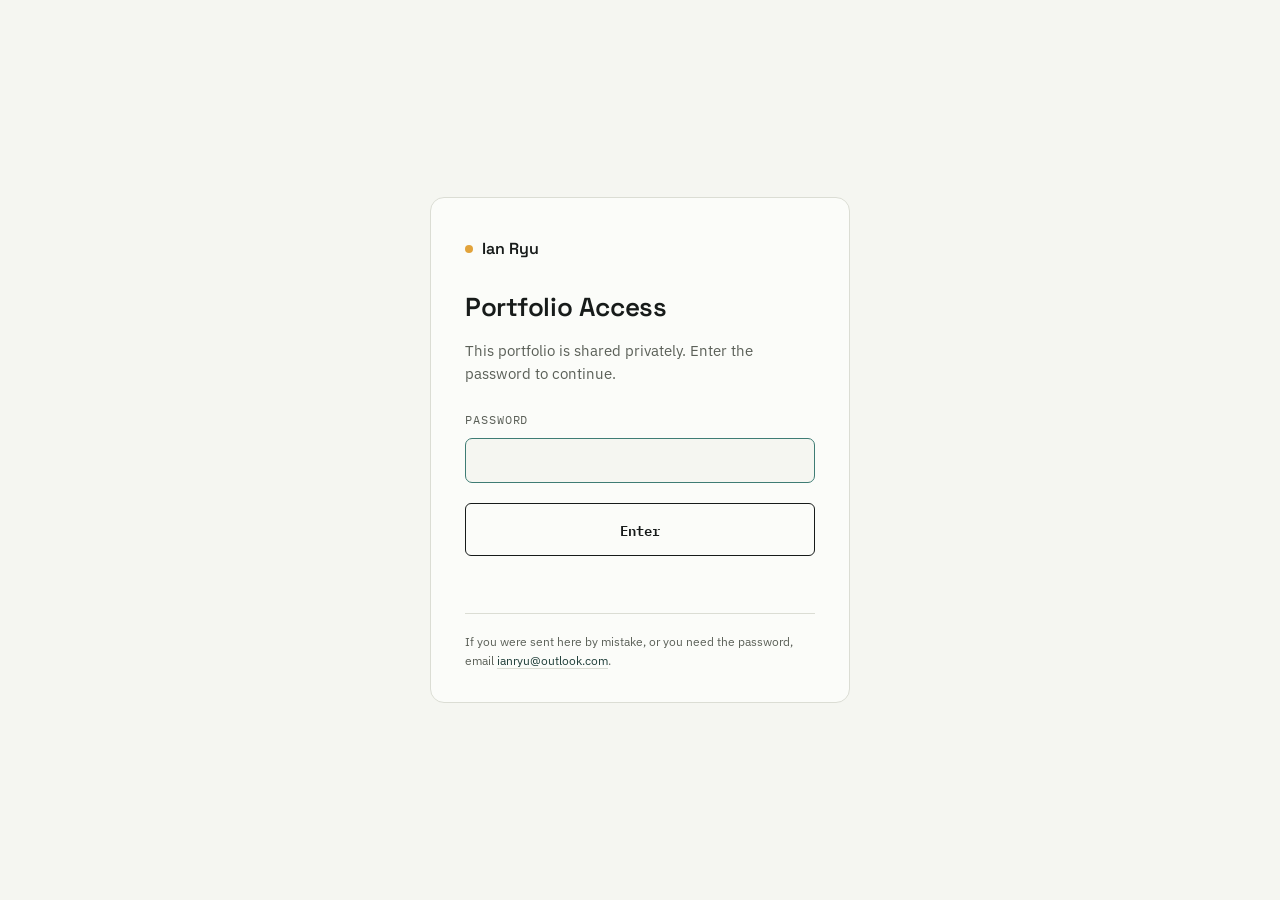
<file: portfolio-site-Ian-Ryu/projects/nba.html>
<!DOCTYPE html>
<html lang="en">
<head>
<script src="../auth-guard.js"></script>
<meta charset="UTF-8">
<meta name="viewport" content="width=device-width, initial-scale=1.0">
<title>NBA points prediction model — Ian Ryu</title>
<link rel="preconnect" href="https://fonts.googleapis.com">
<link rel="preconnect" href="https://fonts.gstatic.com" crossorigin>
<link href="https://fonts.googleapis.com/css2?family=Space+Grotesk:wght@400;500;600;700&family=IBM+Plex+Sans:wght@400;500;600&family=IBM+Plex+Mono:wght@400;500&display=swap" rel="stylesheet">
<link rel="stylesheet" href="../styles.css">
</head>
<body>

<header class="site-nav">
  <div class="nav-inner">
    <a class="mark" href="../index.html#top"><span class="mark-dot"></span> Ian Ryu</a>
    <nav class="links">
      <a href="../index.html#projects">Projects</a>
      <a href="../about.html">About</a>
    </nav>
    <div class="social-links" aria-label="Social links">
      <a href="mailto:ianryu@outlook.com" aria-label="Email" title="Email"><svg aria-hidden="true" viewBox="0 0 24 24"><rect x="3" y="5" width="18" height="14" rx="2"/><path d="m4 7 8 6 8-6"/></svg></a>
      <a href="https://github.com/ian-ryu5" target="_blank" rel="noopener" aria-label="GitHub" title="GitHub"><svg aria-hidden="true" viewBox="0 0 24 24"><path d="M12 .297c-6.63 0-12 5.373-12 12 0 5.303 3.438 9.8 8.205 11.385.6.113.82-.258.82-.577 0-.285-.01-1.04-.015-2.04-3.338.724-4.042-1.61-4.042-1.61-.546-1.387-1.333-1.756-1.333-1.756-1.089-.744.084-.729.084-.729 1.205.084 1.838 1.237 1.838 1.237 1.07 1.834 2.807 1.304 3.492.997.108-.775.42-1.305.763-1.605-2.665-.303-5.467-1.334-5.467-5.93 0-1.31.469-2.381 1.236-3.221-.124-.303-.535-1.524.117-3.176 0 0 1.008-.322 3.301 1.23.957-.266 1.983-.399 3.003-.404 1.02.005 2.047.138 3.006.404 2.291-1.552 3.297-1.23 3.297-1.23.653 1.653.242 2.874.118 3.176.77.84 1.235 1.911 1.235 3.221 0 4.609-2.807 5.624-5.479 5.921.43.372.823 1.102.823 2.222 0 1.606-.014 2.898-.014 3.293 0 .322.216.694.825.576C20.565 22.092 24 17.592 24 12.297c0-6.627-5.373-12-12-12"/></svg></a>
      <a href="https://linkedin.com/in/ianryu1" target="_blank" rel="noopener" aria-label="LinkedIn" title="LinkedIn"><svg aria-hidden="true" viewBox="0 0 24 24"><path d="M20.447 20.452h-3.554v-5.569c0-1.328-.027-3.037-1.852-3.037-1.853 0-2.136 1.445-2.136 2.939v5.667H9.351V9h3.414v1.561h.046c.477-.9 1.637-1.85 3.37-1.85 3.601 0 4.267 2.37 4.267 5.455v6.286zM5.337 7.433c-1.144 0-2.063-.926-2.063-2.065 0-1.138.92-2.063 2.063-2.063 1.14 0 2.064.925 2.064 2.063 0 1.139-.925 2.065-2.064 2.065zm1.782 13.019H3.555V9h3.564v11.452zM22.225 0H1.771C.792 0 0 .774 0 1.729v20.542C0 23.227.792 24 1.771 24h20.451C23.2 24 24 23.227 24 22.271V1.729C24 .774 23.2 0 22.222 0h.003z"/></svg></a>
    </div>
  </div>
</header>

<div class="wrap project-page" id="top">

  <section class="detail-hero">
    <a class="breadcrumb" href="../index.html#projects">← Back to all projects</a>
    <div class="tag-row" style="margin-top:22px;">
      <span class="tag-domain">Sports analytics / regression</span>
    </div>
    <h1 class="detail-title">NBA Points Prediction Model</h1>
    <p class="detail-role">Independent Project</p>
    <p class="detail-dates mono">April – May 2026</p>
    <p class="detail-lede">A probabilistic model predicting how many points the home and away team will each score in an NBA game — a point estimate plus a calibrated uncertainty band, not just a single number.</p>
  </section>

  <section class="detail-section" style="padding-top:0;">
    <div class="lede-block">
      <p>Most sports-prediction projects I'd seen stopped at a single point estimate and called it done. I wanted to build something closer to what an actual forecaster would ship: a prediction that admits how uncertain it is, and is honest when a simpler model beats a fancier one. This was a solo, self-directed project — I picked the problem, sourced and cleaned the data, and made every modeling call myself, specifically to practice the full lifecycle rather than just the model-fitting step.</p>
      <p style="margin-bottom:0;">I also treated the Ridge Regression baseline as a real competitor, not a formality. When it came out ahead of the Gradient Boosting model on two of the four evaluation metrics, that went in the results section, not a footnote.</p>
    </div>
  </section>

  <section class="detail-section">
    <h2 class="detail-heading">Approach</h2>
    <ul>
      <li><strong>Feature engineering</strong> — 5- and 10-game rolling offensive and defensive statistics, computed with a one-game lag so no information from the predicted game leaks in.</li>
      <li><strong>Model</strong> — two separate Gradient Boosting Regressors, one for home-team points and one for away-team points.</li>
      <li><strong>Uncertainty</strong> — each team's rolling scoring standard deviation combined with the model's residual error: σ = √(σ_team² + σ_residual²).</li>
      <li><strong>Validation</strong> — a chronological 80/20 split (train on the past, test on the future), verified to have no date overlap between the two sets.</li>
      <li><strong>Metrics</strong> — RMSE, MAE, log-likelihood, and coverage of the 90% prediction interval.</li>
    </ul>
    <p>The dataset covers 14,746 team-game rows (7,373 games, 33 teams) from December 2020 through March 2026. After requiring sufficient rolling history, 7,289 games and 42 engineered features (21 per team side) remained for modeling.</p>

    <figure class="fig">
      <img src="images/nba/nba-scoring-distribution.png" alt="Two histograms: distribution of team points scored, and a comparison of home versus away scoring distributions." loading="lazy">
      <figcaption class="fig-caption">Target distribution — team points skew slightly right of a mean around 113, with home teams scoring about 2 points more on average than away teams.</figcaption>
    </figure>
  </section>

  <section class="detail-section">
    <h2 class="detail-heading">Results</h2>
    <table class="data-table">
      <thead>
        <tr><th>Model</th><th>Side</th><th class="num">RMSE</th><th class="num">MAE</th><th class="num">Log-likelihood</th><th class="num">90% PI coverage</th></tr>
      </thead>
      <tbody>
        <tr><td>Ridge baseline</td><td>Home</td><td class="num">12.292</td><td class="num">—</td><td class="num">-3.9308</td><td class="num">—</td></tr>
        <tr><td>Ridge baseline</td><td>Away</td><td class="num">12.219</td><td class="num">—</td><td class="num">-3.9235</td><td class="num">—</td></tr>
        <tr><td>Gradient Boosting</td><td>Home</td><td class="num">12.545</td><td class="num">10.060</td><td class="num">-3.9956</td><td class="num">95.0%</td></tr>
        <tr><td>Gradient Boosting</td><td>Away</td><td class="num">12.441</td><td class="num">9.749</td><td class="num">-3.9911</td><td class="num">94.8%</td></tr>
      </tbody>
    </table>
    <div class="callout">
      <p class="callout-title">Reading these numbers honestly</p>
      <p style="margin-bottom:0;">The Ridge Regression baseline actually edges out the final Gradient Boosting model on both RMSE and log-likelihood — the added nonlinear complexity didn't pay for itself on this evaluation. The prediction intervals also ran conservative: a nominal 90% interval covered 94.8–95.0% of actual outcomes, meaning the model is slightly under-confident rather than over-confident. Reporting the baseline comparison plainly, rather than only the model that "sounds more advanced," was a deliberate choice here.</p>
    </div>

    <figure class="fig">
      <img src="images/nba/nba-model-evaluation.png" alt="Four panels: predicted versus actual points for home and away teams, and residual histograms with a fitted normal curve for each." loading="lazy">
      <figcaption class="fig-caption">Predicted vs. actual points and residual distributions on the held-out test set — the wide scatter around the "perfect prediction" line reflects how much of NBA scoring is genuinely hard to predict from team-level rolling stats alone.</figcaption>
    </figure>

    <figure class="fig">
      <img src="images/nba/nba-calibration-curve.png" alt="Calibration curve comparing nominal coverage level to empirical coverage for the home and away models, both tracking close to the diagonal." loading="lazy">
      <figcaption class="fig-caption">Calibration curve — both models sit consistently above the diagonal, confirming the conservative (slightly over-covering) intervals reported above.</figcaption>
    </figure>
  </section>

  <section class="detail-section">
    <h2 class="detail-heading">What The Model Learned</h2>
    <figure class="fig">
      <img src="images/nba/nba-feature-importance.png" alt="Two horizontal bar charts of the top 15 features by importance for the home and away scoring models." loading="lazy">
      <figcaption class="fig-caption">Top 15 features by importance for each model — each side's own recent scoring rate dominates, followed by the opponent's defensive rating and pace.</figcaption>
    </figure>
    <figure class="fig">
      <img src="images/nba/nba-example-predictions.png" alt="Three probability density curves showing predicted point distributions for home and away teams in three example games, with dashed lines marking actual results." loading="lazy">
      <figcaption class="fig-caption">Predicted scoring distributions for three held-out games, with actual results marked — the model's uncertainty band, not just its point estimate, is the actual output.</figcaption>
    </figure>
  </section>

  <section class="detail-section">
    <h2 class="detail-heading">Limitations</h2>
    <ul>
      <li>Assumes roughly normal scoring distributions; NBA scoring may be somewhat skewed, and an alternative distribution could fit better.</li>
      <li>No player-level data — injuries, lineup changes, and star-player availability aren't represented.</li>
      <li>Limited opponent-specific context, and no adjustment for back-to-backs or travel fatigue.</li>
      <li>A single uncertainty calibration is applied across teams, even though volatility likely differs by team.</li>
    </ul>
  </section>

  <section class="detail-section">
    <h2 class="detail-heading">What I'd Do Next</h2>
    <p>The honest baseline comparison points directly at where the next iteration should go: player-level availability data (the biggest gap called out above), a per-team volatility model instead of one global uncertainty calibration, and testing a non-normal scoring distribution against the current normal assumption. I'd also want to re-run the baseline comparison after those changes — it's entirely possible Ridge keeps winning, and that would be worth knowing too.</p>
  </section>

  <section class="detail-section">
    <h2 class="detail-heading">Stack</h2>
    <div class="tech-row">
      <span class="tech-tag">Python</span><span class="tech-tag">pandas</span>
      <span class="tech-tag">scikit-learn</span><span class="tech-tag">Gradient Boosting</span>
      <span class="tech-tag">Ridge Regression</span>
    </div>
  </section>

  <section class="detail-section" style="border-top:1px solid var(--line); padding-top:40px;">
    <p>Solo project, end to end — data collection and cleaning, feature engineering, both models, uncertainty calibration, and the evaluation write-up above are all mine. Code and notebooks are on GitHub.</p>
    <div class="detail-footer-actions">
      <a class="btn btn-primary" href="../index.html#projects">← Return Home</a>
    </div>
  </section>

</div>

<footer></footer>

<a class="to-top mono" href="#top" id="toTop" aria-label="Back to top">↑</a>
<script>
  var toTop = document.getElementById('toTop');
  window.addEventListener('scroll', function(){
    if (window.scrollY > 500) { toTop.classList.add('visible'); }
    else { toTop.classList.remove('visible'); }
  });

  requestAnimationFrame(function(){ document.body.classList.add('page-loaded'); });
  var reducedMotion = window.matchMedia('(prefers-reduced-motion: reduce)').matches;
  if (!reducedMotion) {
    document.addEventListener('click', function(e){
      var a = e.target.closest('a');
      if (!a) return;
      var href = a.getAttribute('href');
      if (!href || href.charAt(0) === '#' || a.target === '_blank' || href.indexOf('mailto:') === 0 || href.indexOf('tel:') === 0 || e.metaKey || e.ctrlKey) return;
      e.preventDefault();
      document.body.classList.remove('page-loaded');
      setTimeout(function(){ window.location.href = href; }, 300);
    });
  }
</script>

</body>
</html>
</file>
<file: styles.css>
:root{
  --paper:#F5F6F1;
  --paper-raised:#FBFCF9;
  --ink:#171B1A;
  --muted:#5B6058;
  --line:#DBDDD4;
  --amber:#E2A33B;
  --amber-ink:#6B4507;
  --amber-bg:rgba(226,163,59,0.1);
  --teal:#3E7C74;
  --teal-ink:#1E3D38;
  --radius:10px;
}

*{box-sizing:border-box;}
html{scroll-behavior:smooth;}
body{
  margin:0;
  background:var(--paper);
  color:var(--ink);
  font-family:'IBM Plex Sans', sans-serif;
  line-height:1.6;
  -webkit-font-smoothing:antialiased;
  opacity:0;
  transition:opacity .35s ease;
}
body.page-loaded{opacity:1;}
@media (prefers-reduced-motion: reduce){
  body{transition:none; opacity:1;}
}

/* Session gate: hold the page blank until auth.js confirms access, so content
   never flashes before the redirect. auth.js removes .gated from <html>. */
html.gated body{opacity:1; visibility:hidden;}
html.gated body > noscript{
  visibility:visible; display:block; max-width:520px; margin:18vh auto 0;
  padding:0 32px; text-align:center; color:var(--muted); font-size:15px;
}
::selection{background:var(--amber); color:var(--amber-ink);}

.mono{font-family:'IBM Plex Mono', monospace;}
.wrap{max-width:1040px; margin:0 auto; padding:0 32px;}

a{color:inherit;}
a.link{color:var(--teal-ink); text-decoration:underline; text-decoration-color:var(--line); text-underline-offset:3px;}
a.link:hover{text-decoration-color:currentColor;}

/* ---------- nav ---------- */
header.site-nav{
  position:sticky; top:0; z-index:20;
  background:rgba(245,246,241,0.88);
  backdrop-filter:blur(6px);
  border-bottom:1px solid var(--line);
}
.nav-inner{
  display:flex; align-items:center; justify-content:space-between;
  padding:16px 32px; max-width:1040px; margin:0 auto;
}
.mark{
  font-family:'Space Grotesk', sans-serif; font-weight:600; font-size:15px;
  display:flex; align-items:center; gap:8px; text-decoration:none;
}
.mark-dot{width:8px; height:8px; border-radius:50%; background:var(--amber); flex:none;}
nav.links{display:flex; gap:28px; font-size:14px;}
nav.links a{text-decoration:none; color:var(--muted);}
nav.links a:hover{color:var(--ink);}
.social-links{display:flex; align-items:center; gap:15px;}
.social-links a{display:flex; width:22px; height:22px; align-items:center; justify-content:center; color:var(--muted); transition:color .2s ease, transform .3s cubic-bezier(.22,.61,.36,1);}
.social-links svg{width:18px; height:18px;}
.social-links a[aria-label="Email"] svg{fill:none; stroke:currentColor; stroke-width:1.7; stroke-linecap:round; stroke-linejoin:round;}
.social-links a[aria-label="LinkedIn"] svg,
.social-links a[aria-label="GitHub"] svg{fill:currentColor; stroke:none;}
.social-links a:hover{color:var(--ink); transform:translateY(-2px);}
.social-links a:focus-visible{outline:2px solid var(--amber); outline-offset:4px;}
@media (max-width:720px){ nav.links{display:none;} .social-links{gap:12px;} }

/* ---------- hero ---------- */
.hero{
  padding:96px 0 48px;
  display:grid; grid-template-columns:1.1fr 0.9fr; gap:40px; align-items:center;
}
.eyebrow{
  font-size:12px; letter-spacing:.12em; text-transform:uppercase;
  color:var(--muted); margin:0 0 18px;
}
h1.name{
  font-family:'Space Grotesk', sans-serif; font-weight:600;
  font-size:clamp(38px, 5.4vw, 58px); line-height:1.04; margin:0 0 20px;
  letter-spacing:-.01em;
}
p.tagline{
  font-size:18px; color:var(--muted); max-width:48ch; margin:0 0 14px;
}
p.subtagline{
  font-size:14px; color:var(--muted); max-width:48ch; margin:0 0 30px;
}
.hero-actions{display:flex; gap:14px; flex-wrap:wrap;}
.btn{
  font-family:'IBM Plex Mono', monospace; font-size:14px;
  padding:14px 26px; border-radius:6px; text-decoration:none;
  display:inline-flex; align-items:center; gap:8px;
  border:1px solid var(--ink); font-weight:600;
  transition:background .25s ease, color .25s ease, border-color .25s ease, transform .35s cubic-bezier(.22,.61,.36,1), box-shadow .35s ease;
}
/* One button treatment across the whole site: .btn-primary and .btn-ghost are
   kept as aliases so existing markup keeps working, but they render and
   animate identically. */
.btn-primary, .btn-ghost{background:transparent; color:var(--ink); border-color:var(--ink);}
.btn-primary:hover, .btn-ghost:hover{
  background:var(--ink); color:var(--paper);
  transform:translateY(-3px); box-shadow:0 9px 18px rgba(23,27,26,0.14);
}
.btn:focus-visible{outline:3px solid var(--amber); outline-offset:4px;}

.stream{position:relative; width:100%; height:260px;}
.stream svg{width:100%; height:100%; overflow:visible;}
.flag-label{
  font-family:'IBM Plex Mono', monospace; font-size:11px; fill:var(--amber-ink);
}
@media (max-width:860px){
  .hero{grid-template-columns:1fr; padding-top:56px;}
  .stream{height:150px; order:-1;}
}

/* ---------- section shells ---------- */
section{padding:64px 0;}
section + section{border-top:1px solid var(--line);}
.project-page > section{border-top:0 !important;}
.project-page > section.detail-section{padding-top:24px; padding-bottom:24px;}
.project-page > section:nth-last-of-type(-n+3){padding-top:16px !important; padding-bottom:16px !important;}
.project-page p.detail-lede,
.project-page .detail-section p,
.project-page .detail-section ul,
.project-page .process-step p,
.project-page .process-step ul{max-width:none;}
.project-page .lede-block{margin-bottom:12px;}
.project-emeis > section.detail-section{padding-top:18px; padding-bottom:18px;}
.project-emeis ol.process-list{gap:18px;}
.project-emeis .process-step:not(:last-child){padding-bottom:18px;}
.project-emeis > section.emeis-final-section{padding-top:18px;}
.project-emeis .emeis-nda-note{max-width:none;}
.project-parasensor > section:nth-last-of-type(-n+3){padding-top:16px; padding-bottom:16px;}
.nda-summary{white-space:nowrap;}
.section-head{
  display:flex; align-items:baseline; justify-content:space-between;
  margin-bottom:32px; flex-wrap:wrap; gap:8px;
}
h2.section-title{
  font-family:'Space Grotesk', sans-serif; font-size:26px; font-weight:600; margin:0;
}
.section-note{font-size:13px; color:var(--muted); font-family:'IBM Plex Mono', monospace;}

/* ---------- project cards ---------- */
.project-grid{display:grid; grid-template-columns:1fr; gap:20px;}
.card{
  background:var(--paper-raised); border:1px solid var(--line); border-radius:var(--radius);
  padding:26px 28px; opacity:0; transform:translateY(14px);
  transition:opacity .5s ease, transform .45s cubic-bezier(.22,.61,.36,1), border-color .25s ease, box-shadow .45s ease;
  display:block; text-decoration:none; color:inherit;
  will-change:transform;
}
.card:hover{border-color:var(--muted); box-shadow:0 16px 34px rgba(23,27,26,0.1); transform:translateY(-7px) scale(1.008);}
.card:focus-visible{outline:3px solid var(--amber); outline-offset:5px; border-color:var(--ink);}
.card.in-view{opacity:1; transform:none;}
.card.in-view:hover{transform:translateY(-7px) scale(1.008);}
.card-top{display:flex; justify-content:space-between; align-items:flex-start; gap:10px; flex-wrap:wrap;}
.tag-row{display:flex; gap:8px; flex-wrap:wrap;}
.tag-domain{
  font-family:'IBM Plex Mono', monospace; font-size:11px; letter-spacing:.06em;
  text-transform:uppercase; color:var(--teal-ink); background:rgba(62,124,116,0.1);
  padding:4px 9px; border-radius:4px; white-space:nowrap;
}
.tag-confidential{
  font-family:'IBM Plex Mono', monospace; font-size:11px; letter-spacing:.06em;
  text-transform:uppercase; color:var(--amber-ink); background:var(--amber-bg);
  padding:4px 9px; border-radius:4px; white-space:nowrap;
}
.card-date{font-family:'IBM Plex Mono', monospace; font-size:12px; color:var(--muted); white-space:nowrap;}
h3.card-title{font-family:'Space Grotesk', sans-serif; font-size:21px; margin:14px 0 6px; font-weight:600;}
p.card-role{
  font-family:'IBM Plex Mono', monospace; font-size:12.5px; color:var(--teal-ink);
  margin:0 0 14px;
}
p.card-desc{color:var(--muted); font-size:15px; margin:0 0 20px; max-width:64ch;}

.metric-row{display:flex; gap:22px; flex-wrap:wrap; margin-bottom:18px;}
.metric{display:flex; align-items:baseline; gap:6px;}
.metric .flag{
  width:7px; height:7px; border-radius:1px; background:var(--amber);
  display:inline-block; transform:rotate(45deg); flex:none;
}
.metric-val{font-family:'IBM Plex Mono', monospace; font-weight:500; font-size:15px;}
.metric-label{font-size:12px; color:var(--muted);}

.tech-row{display:flex; gap:8px; flex-wrap:wrap;}
.tech-tag{
  font-family:'IBM Plex Mono', monospace; font-size:11.5px; color:var(--muted);
  border:1px solid var(--line); padding:3px 9px; border-radius:4px;
}

.card-link{font-family:'IBM Plex Mono', monospace; font-size:13px; margin-top:18px; display:inline-flex; transition:transform .35s cubic-bezier(.22,.61,.36,1), background .2s ease;}
.card:hover .card-link{transform:translateX(5px);}
.card:hover .card-link:hover{transform:translate(5px,-3px); box-shadow:0 9px 18px rgba(23,27,26,0.14);}

.card.placeholder{
  border-style:dashed; display:flex; align-items:center; justify-content:center;
  min-height:120px; color:var(--muted); text-align:center;
}
.card.placeholder .plus{font-size:24px; display:block; margin-bottom:6px; font-family:'Space Grotesk', sans-serif;}

/* ---------- experience ---------- */
.exp-list{display:flex; flex-direction:column; gap:26px;}
.exp-item{display:grid; grid-template-columns:200px 1fr; gap:20px;}
.exp-meta{font-family:'IBM Plex Mono', monospace; font-size:12.5px; color:var(--muted);}
.exp-role{font-weight:600; color:var(--ink); font-family:'IBM Plex Sans', sans-serif; font-size:15px; margin-top:4px;}
.exp-body p{margin:0 0 6px; color:var(--muted); font-size:14.5px; max-width:62ch;}
.exp-bullets{list-style:none; margin:0; padding:0;}
.exp-bullets li{
  position:relative; padding-left:20px; margin:0 0 9px;
  color:var(--muted); font-size:14.5px; max-width:62ch;
}
.exp-bullets li:last-child{margin-bottom:0;}
/* amber dot, matching the nav mark and the metric flags elsewhere on the site */
.exp-bullets li::before{
  content:''; position:absolute; left:2px; top:9px;
  width:6px; height:6px; border-radius:50%; background:var(--amber);
}
@media (max-width:700px){ .exp-item{grid-template-columns:1fr;} }

/* ---------- about ---------- */
.about-grid{display:grid; grid-template-columns:1.1fr 0.9fr; gap:48px;}
.about-grid p{color:var(--muted); max-width:52ch; font-size:15.5px;}
.about-intro .about-grid{grid-template-columns:1.35fr .65fr; gap:56px;}
.about-intro .about-grid p{max-width:none;}
.about-intro .about-story p{font-size:24px; line-height:1.55; max-width:none;}
.about-story h2.detail-heading{font-size:32px;}
.about-side-note{border-left:3px solid var(--amber); padding-left:24px;}
.about-side-quote{font-family:'Space Grotesk', sans-serif; color:var(--ink) !important; font-size:22px !important; line-height:1.3 !important; margin-top:6px !important; margin-bottom:34px !important;}
.about-gallery{padding-top:40px; margin-top:16px;}
.gallery-subhead{
  font-family:'IBM Plex Mono', monospace; font-size:13px; letter-spacing:.06em; text-transform:uppercase;
  color:var(--amber-ink); margin:34px 0 14px;
}
.gallery-subhead:first-of-type{margin-top:0;}
.photo-gallery{display:grid; grid-template-columns:repeat(4, 1fr); gap:12px;}
.about-gallery .photo-gallery + .photo-gallery{margin-top:28px;}
.photo-tile{margin:0; background:var(--paper-raised); border:1px solid var(--line); overflow:hidden; min-width:0;}
.photo-tile img{display:block; width:100%; aspect-ratio:4 / 3; object-fit:cover; transition:transform .45s cubic-bezier(.22,.61,.36,1);}
.photo-tile:hover img{transform:scale(1.035);}
.photo-tile figcaption{font-family:'IBM Plex Mono', monospace; font-size:11px; color:var(--muted); padding:10px 11px 11px; border-top:1px solid var(--line);}
.stack-list{list-style:none; margin:0; padding:0; display:flex; flex-wrap:wrap; gap:10px;}
.stack-list li{
  display:flex; align-items:center; gap:10px; flex:none;
  font-family:'IBM Plex Mono', monospace; font-size:12.5px;
  border:1px solid var(--line); background:var(--paper-raised);
  padding:8px 14px 8px 8px; border-radius:8px;
}
.stack-icon{
  display:flex; align-items:center; justify-content:center; flex:none;
  width:28px; height:28px; border-radius:6px; background:#fff;
  border:1px solid var(--line);
}
.stack-icon img{width:17px; height:17px; object-fit:contain; display:block;}
.stack-icon.stack-icon-mono{
  font-family:'Space Grotesk', sans-serif; font-weight:700; font-size:9.5px; letter-spacing:0;
}
@media (max-width:780px){ .about-grid{grid-template-columns:1fr;} }
@media (max-width:780px){
  .about-hero-grid{grid-template-columns:1fr; gap:34px;}
  .about-hero-photo{max-width:560px; margin-left:10px;}
  .about-hero .detail-title{max-width:14ch;}
  .about-intro .about-grid{grid-template-columns:1fr; gap:28px;}
}
@media (max-width:620px){
  .photo-gallery{grid-template-columns:repeat(2, 1fr); gap:8px;}
}

/* ---------- contact / footer ---------- */
.contact-row{display:flex; gap:28px; flex-wrap:wrap; margin-top:8px;}
.contact-row a{
  font-family:'IBM Plex Mono', monospace; font-size:14px; text-decoration:none;
  border-bottom:1px solid var(--line); padding-bottom:2px;
}
.contact-row a:hover{border-color:var(--ink);}
footer{padding:32px 0 56px; font-size:12.5px; color:var(--muted);}
.site-footer{
  display:flex; justify-content:space-between; align-items:center;
  gap:16px; flex-wrap:wrap;
  border-top:1px solid var(--line); padding-top:22px;
}

.to-top{
  position:fixed; right:22px; bottom:22px; z-index:15;
  width:38px; height:38px; border-radius:50%;
  background:var(--paper-raised); border:1px solid var(--line);
  display:flex; align-items:center; justify-content:center;
  font-family:'IBM Plex Mono', monospace; font-size:14px; text-decoration:none; color:var(--ink);
  opacity:0; pointer-events:none; transition:opacity .2s ease, border-color .15s ease;
}
.to-top.visible{opacity:1; pointer-events:auto;}
.to-top:hover{border-color:var(--ink);}

/* ---------- project detail pages ---------- */
.breadcrumb{
  font-family:'IBM Plex Mono', monospace; font-size:13px; color:var(--muted);
  text-decoration:none; display:inline-flex; align-items:center; gap:6px;
}
.breadcrumb:hover{color:var(--ink);}

.detail-hero{padding:56px 0 40px;}
.detail-hero .tag-row{margin-bottom:18px;}
h1.detail-title{
  font-family:'Space Grotesk', sans-serif; font-weight:600;
  font-size:clamp(30px, 4.4vw, 44px); line-height:1.08; margin:0 0 16px; letter-spacing:-.01em;
}
p.detail-role{
  font-family:'IBM Plex Mono', monospace; font-size:13px; color:var(--teal-ink); margin:0 0 6px;
}
p.detail-dates{font-size:13px; color:var(--muted); margin:0 0 22px; font-family:'IBM Plex Mono', monospace;}
p.detail-lede{font-size:17px; color:var(--muted); max-width:70ch; margin:0;}

.about-hero{padding-top:42px; padding-bottom:46px;}
.about-hero-grid{display:grid; grid-template-columns:1fr .78fr; gap:56px; align-items:end; margin-top:8px;}
.about-hero-copy .tag-row{margin-top:0 !important;}
.about-hero .detail-title{font-size:clamp(36px, 5vw, 56px); max-width:11ch; margin-top:20px;}
.about-hero .detail-title em{font-weight:400; color:var(--teal-ink);}
.about-hero .detail-lede{max-width:48ch;}
.about-hero-photo{margin:0; background:var(--ink); padding:10px 10px 0; transform:rotate(1.5deg); box-shadow:12px 12px 0 var(--amber);}
.about-hero-photo img{display:block; width:100%; aspect-ratio:4 / 3; object-fit:cover; filter:saturate(.9);}
.about-hero-photo{padding-bottom:10px; max-width:430px; justify-self:end;}

.project-summary{
  display:grid; grid-template-columns:repeat(3, 1fr); gap:1px;
  background:var(--line); border:1px solid var(--line); margin-top:34px;
}
.summary-item{background:var(--paper-raised); padding:18px 20px; min-height:132px; display:flex; flex-direction:column; align-items:flex-start;}
.summary-label{color:var(--teal-ink); font-size:11px; letter-spacing:.08em; text-transform:uppercase; margin-bottom:12px;}
.summary-item strong{font-family:'Space Grotesk', sans-serif; font-size:16px; line-height:1.25; margin-bottom:7px;}
.summary-item span:last-child{color:var(--muted); font-size:13px; line-height:1.45;}
.detail-nav{display:flex; align-items:center; gap:20px; flex-wrap:wrap; border-top:1px solid var(--line); border-bottom:1px solid var(--line); padding:18px 0; margin-bottom:8px;}
.detail-nav-label{font-size:11px; color:var(--amber-ink); letter-spacing:.08em; text-transform:uppercase;}
.detail-nav a{font-family:'IBM Plex Mono', monospace; font-size:12px; color:var(--muted); text-decoration:none;}
.detail-nav a:hover{color:var(--ink);}
.detail-callout-section{padding-top:40px;}
@media (max-width:720px){
  .project-summary{grid-template-columns:1fr;}
  .summary-item{min-height:0;}
  .detail-nav{gap:12px 16px;}
  .nda-summary{white-space:normal;}
}

h2.detail-heading{
  font-family:'Space Grotesk', sans-serif; font-size:21px; font-weight:600; margin:0 0 18px;
}
.detail-section p{color:var(--muted); font-size:15px; max-width:72ch; margin:0 0 14px;}
.detail-section ul{color:var(--muted); font-size:15px; max-width:70ch; padding-left:20px; margin:0 0 14px;}
.detail-section li{margin-bottom:6px;}

table.data-table{
  width:100%; border-collapse:collapse; font-size:13.5px; margin:0 0 24px;
}
table.data-table th, table.data-table td{
  text-align:left; padding:9px 12px; border-bottom:1px solid var(--line);
}
table.data-table th{
  font-family:'IBM Plex Mono', monospace; font-size:11.5px; letter-spacing:.04em;
  text-transform:uppercase; color:var(--muted); font-weight:500;
}
table.data-table td.num, table.data-table th.num{font-family:'IBM Plex Mono', monospace;}
table.data-table tr:last-child td{border-bottom:none;}
.raw-data-head{display:flex; align-items:flex-end; justify-content:space-between; gap:20px; margin:28px 0 12px; border-top:1px solid var(--line); padding-top:22px;}
.raw-data-head .callout-title{margin-bottom:6px;}
.raw-data-head p{margin-bottom:0;}
.table-scroll{overflow-x:auto;}
.raw-data-table{min-width:760px; margin-bottom:24px !important;}
.raw-data-table th,.raw-data-table td{white-space:nowrap;}
@media (max-width:620px){.raw-data-head{display:block;}.raw-data-head .btn{margin-top:14px;}}

.callout{
  border:1px solid var(--line); border-left:3px solid var(--amber);
  background:var(--amber-bg); border-radius:0 var(--radius) var(--radius) 0;
  padding:18px 22px; margin:0 0 24px;
}
.callout-title{
  font-family:'IBM Plex Mono', monospace; font-size:11.5px; letter-spacing:.06em;
  text-transform:uppercase; color:var(--amber-ink); margin:0 0 10px; font-weight:500;
}
.callout p, .callout li{color:var(--ink); opacity:0.85;}
.callout ul{margin:0; padding-left:18px;}
.callout li{margin-bottom:6px; font-size:14px;}

.callout.teal{border-left-color:var(--teal); background:rgba(62,124,116,0.08);}
.callout.teal .callout-title{color:var(--teal-ink);}

pre.code-block{
  background:var(--ink); color:#E7E9E1; font-family:'IBM Plex Mono', monospace;
  font-size:12.5px; padding:16px 18px; border-radius:8px; overflow-x:auto; margin:0 0 24px;
  line-height:1.55;
}

.detail-footer-actions{display:flex; gap:14px; flex-wrap:wrap; margin-top:8px;}

figure.fig{
  background:var(--paper-raised); border:1px solid var(--line); border-radius:12px;
  padding:16px 16px 14px; margin:0 0 24px;
}
figure.fig img{width:100%; height:auto; display:block; border-radius:6px;}
/* Small source images: cap at natural size and centre, so they stay sharp
   instead of being upscaled to full container width. */
figure.fig.fig--narrow img{width:auto; max-width:100%; margin-left:auto; margin-right:auto;}
figcaption.fig-caption{
  font-family:'IBM Plex Mono', monospace; font-size:12px; color:var(--muted);
  margin-top:12px; padding-top:12px; border-top:1px solid var(--line);
}

/* ---------- process steps ---------- */
ol.process-list{
  list-style:none; margin:0; padding:0; counter-reset:step;
  display:flex; flex-direction:column; gap:26px;
}
.process-step{
  display:grid; grid-template-columns:40px 1fr; gap:18px; align-items:start;
  counter-increment:step;
}
.process-step:not(:last-child){
  padding-bottom:26px; border-bottom:1px dashed var(--line);
}
.step-num{
  width:36px; height:36px; border-radius:50%;
  background:var(--paper-raised); border:1px solid var(--line);
  display:flex; align-items:center; justify-content:center;
  font-family:'IBM Plex Mono', monospace; font-size:13px; font-weight:600; color:var(--teal-ink);
}
.step-num::before{content:counter(step);}
h3.step-title{
  font-family:'Space Grotesk', sans-serif; font-weight:600; font-size:16.5px; margin:0 0 7px;
}
.process-step p{color:var(--muted); font-size:14.5px; max-width:66ch; margin:0 0 8px;}
.process-step ul{color:var(--muted); font-size:14.5px; max-width:64ch; padding-left:18px; margin:0 0 8px;}
.process-step li{margin-bottom:4px;}
@media (max-width:600px){
  .process-step{grid-template-columns:1fr;}
  .step-num{margin-bottom:2px;}
}

/* ---------- motivation / pull-quote block ---------- */
.lede-block{
  border-left:3px solid var(--teal); padding-left:28px; margin:0 0 28px;
}
.lede-block p{color:var(--ink); opacity:0.82; font-size:15.5px; max-width:70ch; margin:0 0 10px;}
.cs2-lede{padding-left:44px;}
.cs2-lede p + p{margin-top:18px;}

@media (prefers-reduced-motion: reduce){
  html{scroll-behavior:auto;}
  .pulse{animation:none;}
  .card{transition:none; opacity:1; transform:none;}
  .card:hover, .card.in-view:hover{transform:none; box-shadow:none;}
  .card-link, .btn{transition:none;}
  .btn:hover, .card:hover .card-link:hover{transform:none; box-shadow:none;}
  .to-top{transition:none;}
}

@media (max-width:780px){
  .about-hero-grid{grid-template-columns:1fr; gap:34px;}
  .about-hero-photo{max-width:560px; margin-left:10px;}
  .about-hero .detail-title{max-width:14ch;}
  .about-intro .about-grid{grid-template-columns:1fr; gap:28px;}
}

/* ---------- Lightbox & Image Enlargement System ---------- */
body.lightbox-open {
  overflow: hidden !important;
}

.lightbox-trigger {
  cursor: pointer;
  transition: transform .3s cubic-bezier(.22,.61,.36,1), filter .2s ease;
}

.lightbox-trigger:focus-visible {
  outline: 3px solid var(--amber);
  outline-offset: 3px;
}

.lightbox-overlay {
  position: fixed;
  inset: 0;
  z-index: 9999;
  background: rgba(15, 18, 17, 0.94);
  backdrop-filter: blur(12px);
  -webkit-backdrop-filter: blur(12px);
  display: flex;
  flex-direction: column;
  justify-content: space-between;
  opacity: 0;
  pointer-events: none;
  transition: opacity .25s ease;
  user-select: none;
}

.lightbox-overlay.active {
  opacity: 1;
  pointer-events: auto;
}

.lightbox-header {
  display: flex;
  justify-content: space-between;
  align-items: center;
  padding: 16px 24px;
  z-index: 10;
  color: #F5F6F1;
}

.lightbox-counter {
  font-size: 13px;
  color: var(--amber);
  letter-spacing: .08em;
}

.lightbox-actions {
  display: flex;
  gap: 10px;
}

.lightbox-btn {
  background: rgba(255, 255, 255, 0.1);
  border: 1px solid rgba(255, 255, 255, 0.2);
  color: #F5F6F1;
  width: 38px;
  height: 38px;
  border-radius: 8px;
  display: flex;
  align-items: center;
  justify-content: center;
  cursor: pointer;
  transition: background .2s ease, transform .2s ease, border-color .2s ease;
}

.lightbox-btn:hover {
  background: rgba(255, 255, 255, 0.22);
  border-color: #F5F6F1;
  transform: scale(1.05);
}

.lightbox-btn:focus-visible {
  outline: 2px solid var(--amber);
  outline-offset: 3px;
}

.lightbox-nav-btn {
  position: absolute;
  top: 50%;
  transform: translateY(-50%);
  z-index: 10;
  background: rgba(23, 27, 26, 0.82);
  border: 1px solid rgba(255, 255, 255, 0.2);
  color: #F5F6F1;
  width: 48px;
  height: 48px;
  border-radius: 50%;
  display: flex;
  align-items: center;
  justify-content: center;
  cursor: pointer;
  transition: background .2s ease, transform .2s ease, border-color .2s ease;
}

.lightbox-nav-btn:hover {
  background: rgba(45, 52, 50, 0.95);
  border-color: var(--amber);
  transform: translateY(-50%) scale(1.08);
}

.lightbox-nav-btn:focus-visible {
  outline: 2px solid var(--amber);
  outline-offset: 3px;
}

.lightbox-prev {
  left: 24px;
}

.lightbox-next {
  right: 24px;
}

.lightbox-stage {
  flex: 1;
  display: flex;
  align-items: center;
  justify-content: center;
  padding: 0 80px;
  overflow: auto;
  position: relative;
}

.lightbox-image-container {
  position: relative;
  max-width: 100%;
  max-height: 100%;
  display: flex;
  align-items: center;
  justify-content: center;
  border-radius: 8px;
  box-shadow: 0 24px 60px rgba(0, 0, 0, 0.65);
  transform: scale(0.96);
  transition: transform .28s cubic-bezier(.22, .61, .36, 1);
}

.lightbox-overlay.active .lightbox-image-container {
  transform: scale(1);
}

.lightbox-image {
  max-width: min(88vw, 1300px);
  max-height: 74vh;
  width: auto;
  height: auto;
  object-fit: contain;
  display: block;
  border-radius: 8px;
  background: var(--paper-raised);
  border: 1px solid rgba(255, 255, 255, 0.12);
  transition: opacity .2s ease;
}

.lightbox-footer {
  padding: 14px 24px 18px;
  display: flex;
  flex-direction: column;
  align-items: center;
  gap: 8px;
  z-index: 10;
  color: #F5F6F1;
  text-align: center;
}

.lightbox-caption {
  font-size: 13.5px;
  max-width: 70ch;
  color: #E2E4DC;
  line-height: 1.4;
  background: rgba(0, 0, 0, 0.48);
  padding: 6px 14px;
  border-radius: 6px;
  border: 1px solid rgba(255, 255, 255, 0.08);
}

.lightbox-hints {
  display: flex;
  gap: 16px;
  font-size: 11px;
  color: #8D9388;
}

.lightbox-hints kbd {
  display: inline-block;
  padding: 1px 5px;
  border: 1px solid rgba(255, 255, 255, 0.2);
  border-radius: 3px;
  background: rgba(255, 255, 255, 0.08);
  font-family: inherit;
  color: var(--paper);
}

@media (max-width: 680px) {
  .lightbox-stage { padding: 0 16px; }
  .lightbox-image { max-width: 94vw; max-height: 68vh; }
  .lightbox-prev { left: 10px; width: 40px; height: 40px; }
  .lightbox-next { right: 10px; width: 40px; height: 40px; }
  .lightbox-hints { display: none; }
}
</file>
<file: portfolio-site-Ian-Ryu/styles.css>
:root{
  --paper:#F5F6F1;
  --paper-raised:#FBFCF9;
  --ink:#171B1A;
  --muted:#5B6058;
  --line:#DBDDD4;
  --amber:#E2A33B;
  --amber-ink:#6B4507;
  --amber-bg:rgba(226,163,59,0.1);
  --teal:#3E7C74;
  --teal-ink:#1E3D38;
  --radius:10px;
}

*{box-sizing:border-box;}
html{scroll-behavior:smooth;}
body{
  margin:0;
  background:var(--paper);
  color:var(--ink);
  font-family:'IBM Plex Sans', sans-serif;
  line-height:1.6;
  -webkit-font-smoothing:antialiased;
  opacity:0;
  transition:opacity .35s ease;
}
body.page-loaded{opacity:1;}
@media (prefers-reduced-motion: reduce){
  body{transition:none; opacity:1;}
}
::selection{background:var(--amber); color:var(--amber-ink);}

.mono{font-family:'IBM Plex Mono', monospace;}
.wrap{max-width:1040px; margin:0 auto; padding:0 32px;}

a{color:inherit;}
a.link{color:var(--teal-ink); text-decoration:underline; text-decoration-color:var(--line); text-underline-offset:3px;}
a.link:hover{text-decoration-color:currentColor;}

/* ---------- nav ---------- */
header.site-nav{
  position:sticky; top:0; z-index:20;
  background:rgba(245,246,241,0.88);
  backdrop-filter:blur(6px);
  border-bottom:1px solid var(--line);
}
.nav-inner{
  display:flex; align-items:center; justify-content:space-between;
  padding:16px 32px; max-width:1040px; margin:0 auto;
}
.mark{
  font-family:'Space Grotesk', sans-serif; font-weight:600; font-size:15px;
  display:flex; align-items:center; gap:8px; text-decoration:none;
}
.mark-dot{width:8px; height:8px; border-radius:50%; background:var(--amber); flex:none;}
nav.links{display:flex; gap:28px; font-size:14px;}
nav.links a{text-decoration:none; color:var(--muted);}
nav.links a:hover{color:var(--ink);}
.social-links{display:flex; align-items:center; gap:15px;}
.social-links a{display:flex; width:22px; height:22px; align-items:center; justify-content:center; color:var(--muted); transition:color .2s ease, transform .3s cubic-bezier(.22,.61,.36,1);}
.social-links svg{width:18px; height:18px;}
.social-links a[aria-label="Email"] svg{fill:none; stroke:currentColor; stroke-width:1.7; stroke-linecap:round; stroke-linejoin:round;}
.social-links a[aria-label="LinkedIn"] svg,
.social-links a[aria-label="GitHub"] svg{fill:currentColor; stroke:none;}
.social-links a:hover{color:var(--ink); transform:translateY(-2px);}
.social-links a:focus-visible{outline:2px solid var(--amber); outline-offset:4px;}
@media (max-width:720px){ nav.links{display:none;} .social-links{gap:12px;} }

/* ---------- hero ---------- */
.hero{
  padding:96px 0 48px;
  display:grid; grid-template-columns:1.1fr 0.9fr; gap:40px; align-items:center;
}
.eyebrow{
  font-size:12px; letter-spacing:.12em; text-transform:uppercase;
  color:var(--muted); margin:0 0 18px;
}
h1.name{
  font-family:'Space Grotesk', sans-serif; font-weight:600;
  font-size:clamp(38px, 5.4vw, 58px); line-height:1.04; margin:0 0 20px;
  letter-spacing:-.01em;
}
p.tagline{
  font-size:18px; color:var(--muted); max-width:48ch; margin:0 0 14px;
}
p.subtagline{
  font-size:14px; color:var(--muted); max-width:48ch; margin:0 0 30px;
}
.hero-actions{display:flex; gap:14px; flex-wrap:wrap;}
.btn{
  font-family:'IBM Plex Mono', monospace; font-size:14px;
  padding:14px 26px; border-radius:6px; text-decoration:none;
  display:inline-flex; align-items:center; gap:8px;
  border:1px solid var(--ink); font-weight:600;
  transition:background .25s ease, color .25s ease, border-color .25s ease, transform .35s cubic-bezier(.22,.61,.36,1), box-shadow .35s ease;
}
/* One button treatment across the whole site: .btn-primary and .btn-ghost are
   kept as aliases so existing markup keeps working, but they render and
   animate identically. */
.btn-primary, .btn-ghost{background:transparent; color:var(--ink); border-color:var(--ink);}
.btn-primary:hover, .btn-ghost:hover{
  background:var(--ink); color:var(--paper);
  transform:translateY(-3px); box-shadow:0 9px 18px rgba(23,27,26,0.14);
}
.btn:focus-visible{outline:3px solid var(--amber); outline-offset:4px;}

.stream{position:relative; width:100%; height:260px;}
.stream svg{width:100%; height:100%; overflow:visible;}
.flag-label{
  font-family:'IBM Plex Mono', monospace; font-size:11px; fill:var(--amber-ink);
}
@media (max-width:860px){
  .hero{grid-template-columns:1fr; padding-top:56px;}
  .stream{height:150px; order:-1;}
}

/* ---------- section shells ---------- */
section{padding:64px 0;}
section + section{border-top:1px solid var(--line);}
.project-page > section{border-top:0 !important;}
.project-page > section.detail-section{padding-top:24px; padding-bottom:24px;}
.project-page > section:nth-last-of-type(-n+3){padding-top:16px !important; padding-bottom:16px !important;}
.project-page p.detail-lede,
.project-page .detail-section p,
.project-page .detail-section ul,
.project-page .process-step p,
.project-page .process-step ul{max-width:none;}
.project-page .lede-block{margin-bottom:12px;}
.project-emeis > section.detail-section{padding-top:18px; padding-bottom:18px;}
.project-emeis ol.process-list{gap:18px;}
.project-emeis .process-step:not(:last-child){padding-bottom:18px;}
.project-emeis > section.emeis-final-section{padding-top:18px;}
.project-emeis .emeis-nda-note{max-width:none;}
.project-parasensor > section:nth-last-of-type(-n+3){padding-top:16px; padding-bottom:16px;}
.nda-summary{white-space:nowrap;}
.section-head{
  display:flex; align-items:baseline; justify-content:space-between;
  margin-bottom:32px; flex-wrap:wrap; gap:8px;
}
h2.section-title{
  font-family:'Space Grotesk', sans-serif; font-size:26px; font-weight:600; margin:0;
}
.section-note{font-size:13px; color:var(--muted); font-family:'IBM Plex Mono', monospace;}

/* ---------- project cards ---------- */
.project-grid{display:grid; grid-template-columns:1fr; gap:20px;}
.card{
  background:var(--paper-raised); border:1px solid var(--line); border-radius:var(--radius);
  padding:26px 28px; opacity:0; transform:translateY(14px);
  transition:opacity .5s ease, transform .45s cubic-bezier(.22,.61,.36,1), border-color .25s ease, box-shadow .45s ease;
  display:block; text-decoration:none; color:inherit;
  will-change:transform;
}
.card:hover{border-color:var(--muted); box-shadow:0 16px 34px rgba(23,27,26,0.1); transform:translateY(-7px) scale(1.008);}
.card:focus-visible{outline:3px solid var(--amber); outline-offset:5px; border-color:var(--ink);}
.card.in-view{opacity:1; transform:none;}
.card.in-view:hover{transform:translateY(-7px) scale(1.008);}
.card-top{display:flex; justify-content:space-between; align-items:flex-start; gap:10px; flex-wrap:wrap;}
.tag-row{display:flex; gap:8px; flex-wrap:wrap;}
.tag-domain{
  font-family:'IBM Plex Mono', monospace; font-size:11px; letter-spacing:.06em;
  text-transform:uppercase; color:var(--teal-ink); background:rgba(62,124,116,0.1);
  padding:4px 9px; border-radius:4px; white-space:nowrap;
}
.tag-confidential{
  font-family:'IBM Plex Mono', monospace; font-size:11px; letter-spacing:.06em;
  text-transform:uppercase; color:var(--amber-ink); background:var(--amber-bg);
  padding:4px 9px; border-radius:4px; white-space:nowrap;
}
.card-date{font-family:'IBM Plex Mono', monospace; font-size:12px; color:var(--muted); white-space:nowrap;}
h3.card-title{font-family:'Space Grotesk', sans-serif; font-size:21px; margin:14px 0 6px; font-weight:600;}
p.card-role{
  font-family:'IBM Plex Mono', monospace; font-size:12.5px; color:var(--teal-ink);
  margin:0 0 14px;
}
p.card-desc{color:var(--muted); font-size:15px; margin:0 0 20px; max-width:64ch;}

.metric-row{display:flex; gap:22px; flex-wrap:wrap; margin-bottom:18px;}
.metric{display:flex; align-items:baseline; gap:6px;}
.metric .flag{
  width:7px; height:7px; border-radius:1px; background:var(--amber);
  display:inline-block; transform:rotate(45deg); flex:none;
}
.metric-val{font-family:'IBM Plex Mono', monospace; font-weight:500; font-size:15px;}
.metric-label{font-size:12px; color:var(--muted);}

.tech-row{display:flex; gap:8px; flex-wrap:wrap;}
.tech-tag{
  font-family:'IBM Plex Mono', monospace; font-size:11.5px; color:var(--muted);
  border:1px solid var(--line); padding:3px 9px; border-radius:4px;
}

.card-link{font-family:'IBM Plex Mono', monospace; font-size:13px; margin-top:18px; display:inline-flex; transition:transform .35s cubic-bezier(.22,.61,.36,1), background .2s ease;}
.card:hover .card-link{transform:translateX(5px);}
.card:hover .card-link:hover{transform:translate(5px,-3px); box-shadow:0 9px 18px rgba(23,27,26,0.14);}

.card.placeholder{
  border-style:dashed; display:flex; align-items:center; justify-content:center;
  min-height:120px; color:var(--muted); text-align:center;
}
.card.placeholder .plus{font-size:24px; display:block; margin-bottom:6px; font-family:'Space Grotesk', sans-serif;}

/* ---------- experience ---------- */
.exp-list{display:flex; flex-direction:column; gap:26px;}
.exp-item{display:grid; grid-template-columns:200px 1fr; gap:20px;}
.exp-meta{font-family:'IBM Plex Mono', monospace; font-size:12.5px; color:var(--muted);}
.exp-role{font-weight:600; color:var(--ink); font-family:'IBM Plex Sans', sans-serif; font-size:15px; margin-top:4px;}
.exp-desc{margin:0; padding:0; list-style:none; display:flex; flex-direction:column; gap:8px;}
.exp-desc li{position:relative; padding-left:16px; font-size:14.5px; line-height:1.55; color:var(--ink);}
.exp-desc li::before{content:"•"; position:absolute; left:0; color:var(--amber);}
.exp-body p{margin:0 0 6px; color:var(--muted); font-size:14.5px; max-width:62ch;}
@media (max-width:700px){ .exp-item{grid-template-columns:1fr;} }

/* ---------- about ---------- */
.about-grid{display:grid; grid-template-columns:1.1fr 0.9fr; gap:48px;}
.about-grid p{color:var(--muted); max-width:52ch; font-size:15.5px;}
.about-intro .about-grid{grid-template-columns:1.35fr .65fr; gap:56px;}
.about-intro .about-grid p{max-width:none;}
.about-intro .about-story p{font-size:24px; line-height:1.55; max-width:none;}
.about-story h2.detail-heading{font-size:32px;}
.about-side-note{border-left:3px solid var(--amber); padding-left:24px;}
.about-side-quote{font-family:'Space Grotesk', sans-serif; color:var(--ink) !important; font-size:22px !important; line-height:1.3 !important; margin-top:6px !important; margin-bottom:34px !important;}
.about-gallery{padding-top:40px; margin-top:16px;}
.gallery-subhead{
  font-family:'IBM Plex Mono', monospace; font-size:13px; letter-spacing:.06em; text-transform:uppercase;
  color:var(--amber-ink); margin:34px 0 14px;
}
.gallery-subhead:first-of-type{margin-top:0;}
.photo-gallery{display:grid; grid-template-columns:repeat(4, 1fr); gap:12px;}
.about-gallery .photo-gallery + .photo-gallery{margin-top:28px;}
.photo-tile{margin:0; background:var(--paper-raised); border:1px solid var(--line); overflow:hidden; min-width:0;}
.photo-tile img{display:block; width:100%; aspect-ratio:4 / 3; object-fit:cover; transition:transform .45s cubic-bezier(.22,.61,.36,1);}
.photo-tile:hover img{transform:scale(1.035);}
.photo-tile figcaption{font-family:'IBM Plex Mono', monospace; font-size:11px; color:var(--muted); padding:10px 11px 11px; border-top:1px solid var(--line);}
.stack-list{list-style:none; margin:0; padding:0; display:flex; flex-wrap:wrap; gap:10px;}
.stack-list li{
  display:flex; align-items:center; gap:10px; flex:none;
  font-family:'IBM Plex Mono', monospace; font-size:12.5px;
  border:1px solid var(--line); background:var(--paper-raised);
  padding:8px 14px 8px 8px; border-radius:8px;
}
.stack-icon{
  display:flex; align-items:center; justify-content:center; flex:none;
  width:28px; height:28px; border-radius:6px; background:#fff;
  border:1px solid var(--line);
}
.stack-icon img{width:17px; height:17px; object-fit:contain; display:block;}
.stack-icon.stack-icon-mono{
  font-family:'Space Grotesk', sans-serif; font-weight:700; font-size:9.5px; letter-spacing:0;
}
@media (max-width:780px){ .about-grid{grid-template-columns:1fr;} }
@media (max-width:780px){
  .about-hero-grid{grid-template-columns:1fr; gap:34px;}
  .about-hero-photo{max-width:560px; margin-left:10px;}
  .about-hero .detail-title{max-width:14ch;}
  .about-intro .about-grid{grid-template-columns:1fr; gap:28px;}
}
@media (max-width:620px){
  .photo-gallery{grid-template-columns:repeat(2, 1fr); gap:8px;}
}

/* ---------- contact / footer ---------- */
.contact-row{display:flex; gap:28px; flex-wrap:wrap; margin-top:8px;}
.contact-row a{
  font-family:'IBM Plex Mono', monospace; font-size:14px; text-decoration:none;
  border-bottom:1px solid var(--line); padding-bottom:2px;
}
.contact-row a:hover{border-color:var(--ink);}
footer{padding:32px 0 56px; font-size:12.5px; color:var(--muted);}

.to-top{
  position:fixed; right:22px; bottom:22px; z-index:15;
  width:38px; height:38px; border-radius:50%;
  background:var(--paper-raised); border:1px solid var(--line);
  display:flex; align-items:center; justify-content:center;
  font-family:'IBM Plex Mono', monospace; font-size:14px; text-decoration:none; color:var(--ink);
  opacity:0; pointer-events:none; transition:opacity .2s ease, border-color .15s ease;
}
.to-top.visible{opacity:1; pointer-events:auto;}
.to-top:hover{border-color:var(--ink);}

/* ---------- project detail pages ---------- */
.breadcrumb{
  font-family:'IBM Plex Mono', monospace; font-size:13px; color:var(--muted);
  text-decoration:none; display:inline-flex; align-items:center; gap:6px;
}
.breadcrumb:hover{color:var(--ink);}

.detail-hero{padding:56px 0 40px;}
.detail-hero .tag-row{margin-bottom:18px;}
h1.detail-title{
  font-family:'Space Grotesk', sans-serif; font-weight:600;
  font-size:clamp(30px, 4.4vw, 44px); line-height:1.08; margin:0 0 16px; letter-spacing:-.01em;
}
p.detail-role{
  font-family:'IBM Plex Mono', monospace; font-size:13px; color:var(--teal-ink); margin:0 0 6px;
}
p.detail-dates{font-size:13px; color:var(--muted); margin:0 0 22px; font-family:'IBM Plex Mono', monospace;}
p.detail-lede{font-size:17px; color:var(--muted); max-width:70ch; margin:0;}

.about-hero{padding-top:42px; padding-bottom:46px;}
.about-hero-grid{display:grid; grid-template-columns:1fr .78fr; gap:56px; align-items:end; margin-top:8px;}
.about-hero-copy .tag-row{margin-top:0 !important;}
.about-hero .detail-title{font-size:clamp(36px, 5vw, 56px); max-width:11ch; margin-top:20px;}
.about-hero .detail-title em{font-weight:400; color:var(--teal-ink);}
.about-hero .detail-lede{max-width:48ch;}
.about-hero-photo{margin:0; background:var(--ink); padding:10px 10px 0; transform:rotate(1.5deg); box-shadow:12px 12px 0 var(--amber);}
.about-hero-photo img{display:block; width:100%; aspect-ratio:4 / 3; object-fit:cover; filter:saturate(.9);}
.about-hero-photo{padding-bottom:10px; max-width:430px; justify-self:end;}

.protected-photo{position:relative;}
.protected-photo img{
  -webkit-user-drag:none; user-drag:none;
  -webkit-touch-callout:none;
  user-select:none; -webkit-user-select:none;
  pointer-events:none;
}
.protected-photo-shield{
  position:absolute; inset:0; z-index:2;
  background:transparent;
}

.project-summary{
  display:grid; grid-template-columns:repeat(3, 1fr); gap:1px;
  background:var(--line); border:1px solid var(--line); margin-top:34px;
}
.summary-item{background:var(--paper-raised); padding:18px 20px; min-height:132px; display:flex; flex-direction:column; align-items:flex-start;}
.summary-label{color:var(--teal-ink); font-size:11px; letter-spacing:.08em; text-transform:uppercase; margin-bottom:12px;}
.summary-item strong{font-family:'Space Grotesk', sans-serif; font-size:16px; line-height:1.25; margin-bottom:7px;}
.summary-item span:last-child{color:var(--muted); font-size:13px; line-height:1.45;}
.detail-nav{display:flex; align-items:center; gap:20px; flex-wrap:wrap; border-top:1px solid var(--line); border-bottom:1px solid var(--line); padding:18px 0; margin-bottom:8px;}
.detail-nav-label{font-size:11px; color:var(--amber-ink); letter-spacing:.08em; text-transform:uppercase;}
.detail-nav a{font-family:'IBM Plex Mono', monospace; font-size:12px; color:var(--muted); text-decoration:none;}
.detail-nav a:hover{color:var(--ink);}
.detail-callout-section{padding-top:40px;}
@media (max-width:720px){
  .project-summary{grid-template-columns:1fr;}
  .summary-item{min-height:0;}
  .detail-nav{gap:12px 16px;}
  .nda-summary{white-space:normal;}
}

h2.detail-heading{
  font-family:'Space Grotesk', sans-serif; font-size:21px; font-weight:600; margin:0 0 18px;
}
.detail-section p{color:var(--muted); font-size:15px; max-width:72ch; margin:0 0 14px;}
.detail-section ul{color:var(--muted); font-size:15px; max-width:70ch; padding-left:20px; margin:0 0 14px;}
.detail-section li{margin-bottom:6px;}

table.data-table{
  width:100%; border-collapse:collapse; font-size:13.5px; margin:0 0 24px;
}
table.data-table th, table.data-table td{
  text-align:left; padding:9px 12px; border-bottom:1px solid var(--line);
}
table.data-table th{
  font-family:'IBM Plex Mono', monospace; font-size:11.5px; letter-spacing:.04em;
  text-transform:uppercase; color:var(--muted); font-weight:500;
}
table.data-table td.num, table.data-table th.num{font-family:'IBM Plex Mono', monospace;}
table.data-table tr:last-child td{border-bottom:none;}
.raw-data-head{display:flex; align-items:flex-end; justify-content:space-between; gap:20px; margin:28px 0 12px; border-top:1px solid var(--line); padding-top:22px;}
.raw-data-head .callout-title{margin-bottom:6px;}
.raw-data-head p{margin-bottom:0;}
.table-scroll{overflow-x:auto;}
.raw-data-table{min-width:760px; margin-bottom:24px !important;}
.raw-data-table th,.raw-data-table td{white-space:nowrap;}
@media (max-width:620px){.raw-data-head{display:block;}.raw-data-head .btn{margin-top:14px;}}

.callout{
  border:1px solid var(--line); border-left:3px solid var(--amber);
  background:var(--amber-bg); border-radius:0 var(--radius) var(--radius) 0;
  padding:18px 22px; margin:0 0 24px;
}
.callout-title{
  font-family:'IBM Plex Mono', monospace; font-size:11.5px; letter-spacing:.06em;
  text-transform:uppercase; color:var(--amber-ink); margin:0 0 10px; font-weight:500;
}
.callout p, .callout li{color:var(--ink); opacity:0.85;}
.callout ul{margin:0; padding-left:18px;}
.callout li{margin-bottom:6px; font-size:14px;}

.callout.teal{border-left-color:var(--teal); background:rgba(62,124,116,0.08);}
.callout.teal .callout-title{color:var(--teal-ink);}

pre.code-block{
  background:var(--ink); color:#E7E9E1; font-family:'IBM Plex Mono', monospace;
  font-size:12.5px; padding:16px 18px; border-radius:8px; overflow-x:auto; margin:0 0 24px;
  line-height:1.55;
}

.detail-footer-actions{display:flex; gap:14px; flex-wrap:wrap; margin-top:8px;}

figure.fig{
  background:var(--paper-raised); border:1px solid var(--line); border-radius:12px;
  padding:16px 16px 14px; margin:0 0 24px;
}
figure.fig img{width:100%; height:auto; display:block; border-radius:6px;}
/* Small source images: cap at natural size and centre, so they stay sharp
   instead of being upscaled to full container width. */
figure.fig.fig--narrow img{width:auto; max-width:100%; margin-left:auto; margin-right:auto;}
figcaption.fig-caption{
  font-family:'IBM Plex Mono', monospace; font-size:12px; color:var(--muted);
  margin-top:12px; padding-top:12px; border-top:1px solid var(--line);
}

/* ---------- process steps ---------- */
ol.process-list{
  list-style:none; margin:0; padding:0; counter-reset:step;
  display:flex; flex-direction:column; gap:26px;
}
.process-step{
  display:grid; grid-template-columns:40px 1fr; gap:18px; align-items:start;
  counter-increment:step;
}
.process-step:not(:last-child){
  padding-bottom:26px; border-bottom:1px dashed var(--line);
}
.step-num{
  width:36px; height:36px; border-radius:50%;
  background:var(--paper-raised); border:1px solid var(--line);
  display:flex; align-items:center; justify-content:center;
  font-family:'IBM Plex Mono', monospace; font-size:13px; font-weight:600; color:var(--teal-ink);
}
.step-num::before{content:counter(step);}
h3.step-title{
  font-family:'Space Grotesk', sans-serif; font-weight:600; font-size:16.5px; margin:0 0 7px;
}
.process-step p{color:var(--muted); font-size:14.5px; max-width:66ch; margin:0 0 8px;}
.process-step ul{color:var(--muted); font-size:14.5px; max-width:64ch; padding-left:18px; margin:0 0 8px;}
.process-step li{margin-bottom:4px;}
@media (max-width:600px){
  .process-step{grid-template-columns:1fr;}
  .step-num{margin-bottom:2px;}
}

/* ---------- motivation / pull-quote block ---------- */
.lede-block{
  border-left:3px solid var(--teal); padding-left:28px; margin:0 0 28px;
}
.lede-block p{color:var(--ink); opacity:0.82; font-size:15.5px; max-width:70ch; margin:0 0 10px;}
.cs2-lede{padding-left:44px;}
.cs2-lede p + p{margin-top:18px;}

@media (prefers-reduced-motion: reduce){
  html{scroll-behavior:auto;}
  .pulse{animation:none;}
  .card{transition:none; opacity:1; transform:none;}
  .card:hover, .card.in-view:hover{transform:none; box-shadow:none;}
  .card-link, .btn{transition:none;}
  .btn:hover, .card:hover .card-link:hover{transform:none; box-shadow:none;}
  .to-top{transition:none;}
}

@media (max-width:780px){
  .about-hero-grid{grid-template-columns:1fr; gap:34px;}
  .about-hero-photo{max-width:560px; margin-left:10px;}
  .about-hero .detail-title{max-width:14ch;}
  .about-intro .about-grid{grid-template-columns:1fr; gap:28px;}
}

/* ---------- Lightbox & Image Enlargement System ---------- */
body.lightbox-open {
  overflow: hidden !important;
}

.lightbox-trigger {
  cursor: pointer;
  transition: transform .3s cubic-bezier(.22,.61,.36,1), filter .2s ease;
}

.lightbox-trigger:focus-visible {
  outline: 3px solid var(--amber);
  outline-offset: 3px;
}

.lightbox-overlay {
  position: fixed;
  inset: 0;
  z-index: 9999;
  background: rgba(15, 18, 17, 0.94);
  backdrop-filter: blur(12px);
  -webkit-backdrop-filter: blur(12px);
  display: flex;
  flex-direction: column;
  justify-content: space-between;
  opacity: 0;
  pointer-events: none;
  transition: opacity .25s ease;
  user-select: none;
}

.lightbox-overlay.active {
  opacity: 1;
  pointer-events: auto;
}

.lightbox-header {
  display: flex;
  justify-content: space-between;
  align-items: center;
  padding: 16px 24px;
  z-index: 10;
  color: #F5F6F1;
}

.lightbox-counter {
  font-size: 13px;
  color: var(--amber);
  letter-spacing: .08em;
}

.lightbox-actions {
  display: flex;
  gap: 10px;
}

.lightbox-btn {
  background: rgba(255, 255, 255, 0.1);
  border: 1px solid rgba(255, 255, 255, 0.2);
  color: #F5F6F1;
  width: 38px;
  height: 38px;
  border-radius: 8px;
  display: flex;
  align-items: center;
  justify-content: center;
  cursor: pointer;
  transition: background .2s ease, transform .2s ease, border-color .2s ease;
}

.lightbox-btn:hover {
  background: rgba(255, 255, 255, 0.22);
  border-color: #F5F6F1;
  transform: scale(1.05);
}

.lightbox-btn:focus-visible {
  outline: 2px solid var(--amber);
  outline-offset: 3px;
}

.lightbox-nav-btn {
  position: absolute;
  top: 50%;
  transform: translateY(-50%);
  z-index: 10;
  background: rgba(23, 27, 26, 0.82);
  border: 1px solid rgba(255, 255, 255, 0.2);
  color: #F5F6F1;
  width: 48px;
  height: 48px;
  border-radius: 50%;
  display: flex;
  align-items: center;
  justify-content: center;
  cursor: pointer;
  transition: background .2s ease, transform .2s ease, border-color .2s ease;
}

.lightbox-nav-btn:hover {
  background: rgba(45, 52, 50, 0.95);
  border-color: var(--amber);
  transform: translateY(-50%) scale(1.08);
}

.lightbox-nav-btn:focus-visible {
  outline: 2px solid var(--amber);
  outline-offset: 3px;
}

.lightbox-prev {
  left: 24px;
}

.lightbox-next {
  right: 24px;
}

.lightbox-stage {
  flex: 1;
  display: flex;
  align-items: center;
  justify-content: center;
  padding: 0 80px;
  overflow: auto;
  position: relative;
}

.lightbox-image-container {
  position: relative;
  max-width: 100%;
  max-height: 100%;
  display: flex;
  align-items: center;
  justify-content: center;
  border-radius: 8px;
  box-shadow: 0 24px 60px rgba(0, 0, 0, 0.65);
  transform: scale(0.96);
  transition: transform .28s cubic-bezier(.22, .61, .36, 1);
}

.lightbox-overlay.active .lightbox-image-container {
  transform: scale(1);
}

.lightbox-image {
  max-width: min(88vw, 1300px);
  max-height: 74vh;
  width: auto;
  height: auto;
  object-fit: contain;
  display: block;
  border-radius: 8px;
  background: var(--paper-raised);
  border: 1px solid rgba(255, 255, 255, 0.12);
  transition: opacity .2s ease;
}

.lightbox-footer {
  padding: 14px 24px 18px;
  display: flex;
  flex-direction: column;
  align-items: center;
  gap: 8px;
  z-index: 10;
  color: #F5F6F1;
  text-align: center;
}

.lightbox-caption {
  font-size: 13.5px;
  max-width: 70ch;
  color: #E2E4DC;
  line-height: 1.4;
  background: rgba(0, 0, 0, 0.48);
  padding: 6px 14px;
  border-radius: 6px;
  border: 1px solid rgba(255, 255, 255, 0.08);
}

.lightbox-hints {
  display: flex;
  gap: 16px;
  font-size: 11px;
  color: #8D9388;
}

.lightbox-hints kbd {
  display: inline-block;
  padding: 1px 5px;
  border: 1px solid rgba(255, 255, 255, 0.2);
  border-radius: 3px;
  background: rgba(255, 255, 255, 0.08);
  font-family: inherit;
  color: var(--paper);
}

@media (max-width: 680px) {
  .lightbox-stage { padding: 0 16px; }
  .lightbox-image { max-width: 94vw; max-height: 68vh; }
  .lightbox-prev { left: 10px; width: 40px; height: 40px; }
  .lightbox-next { right: 10px; width: 40px; height: 40px; }
  .lightbox-hints { display: none; }
}
</file>
